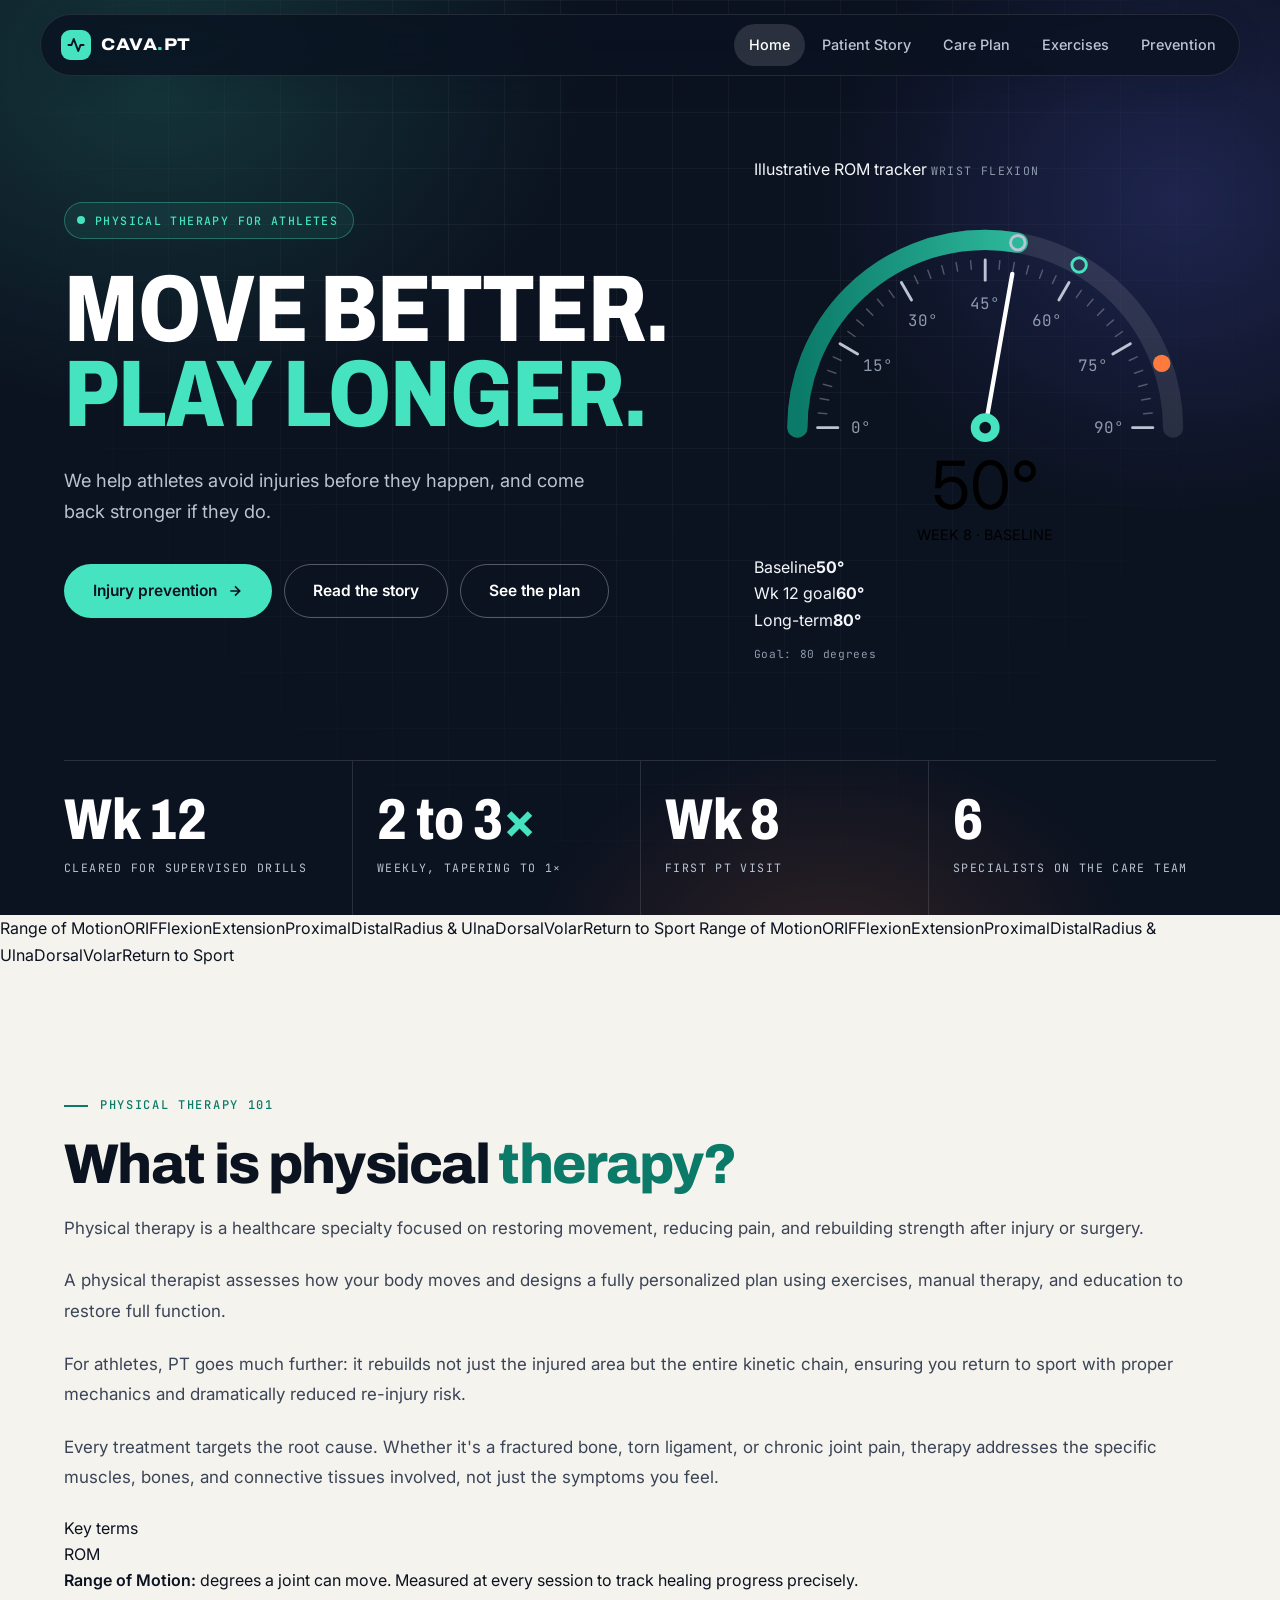
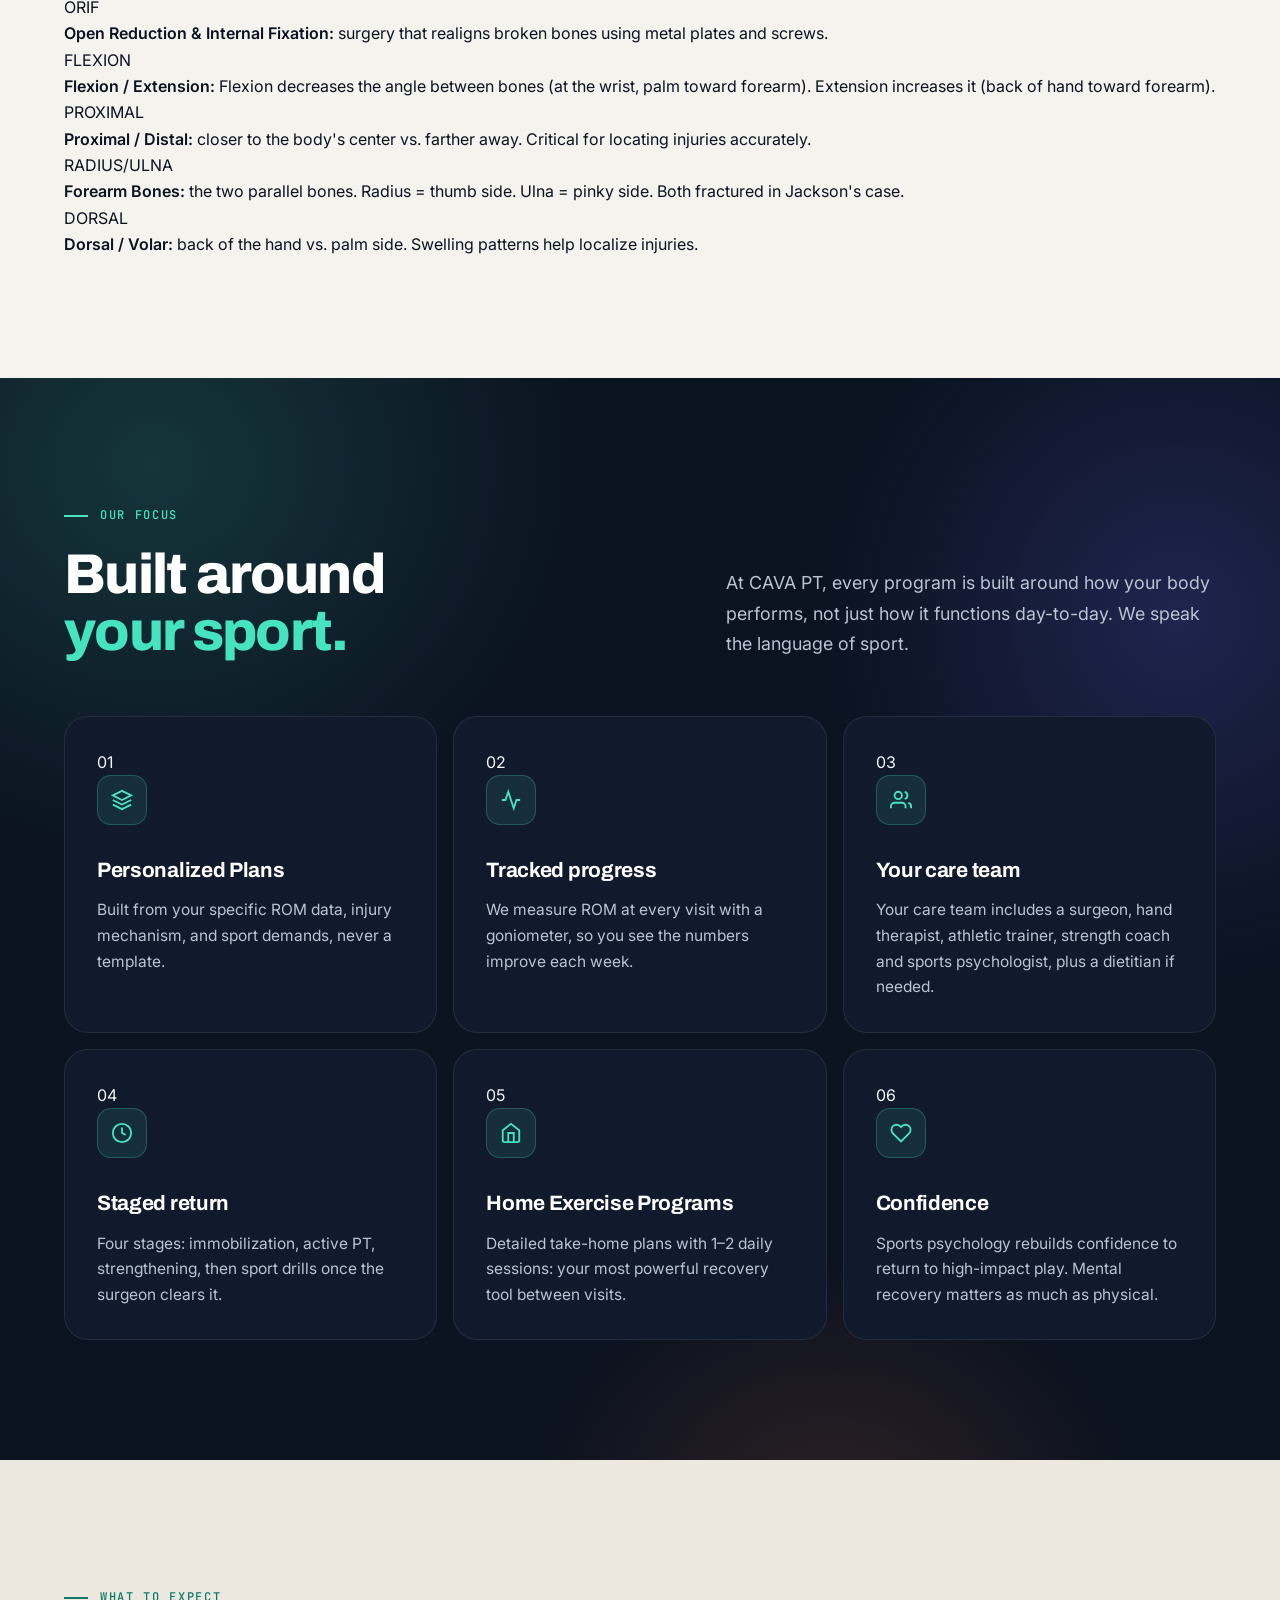
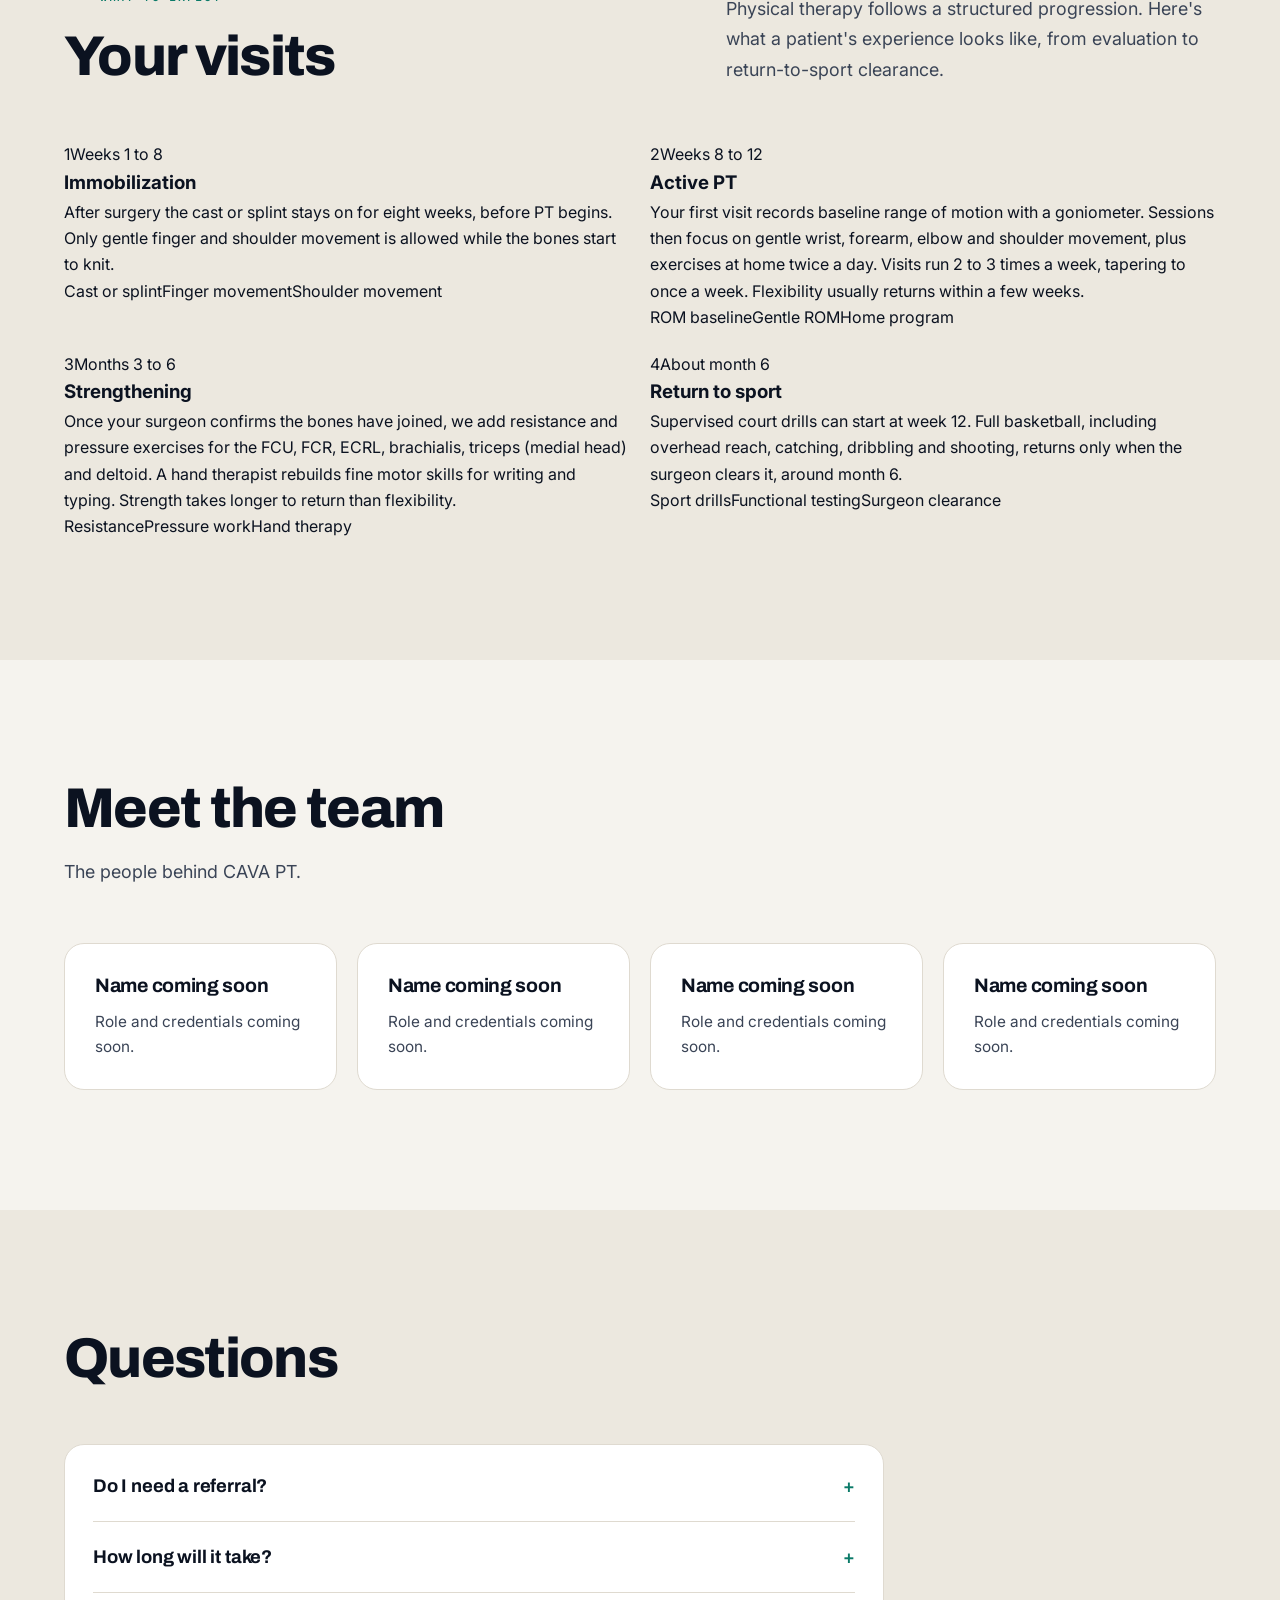
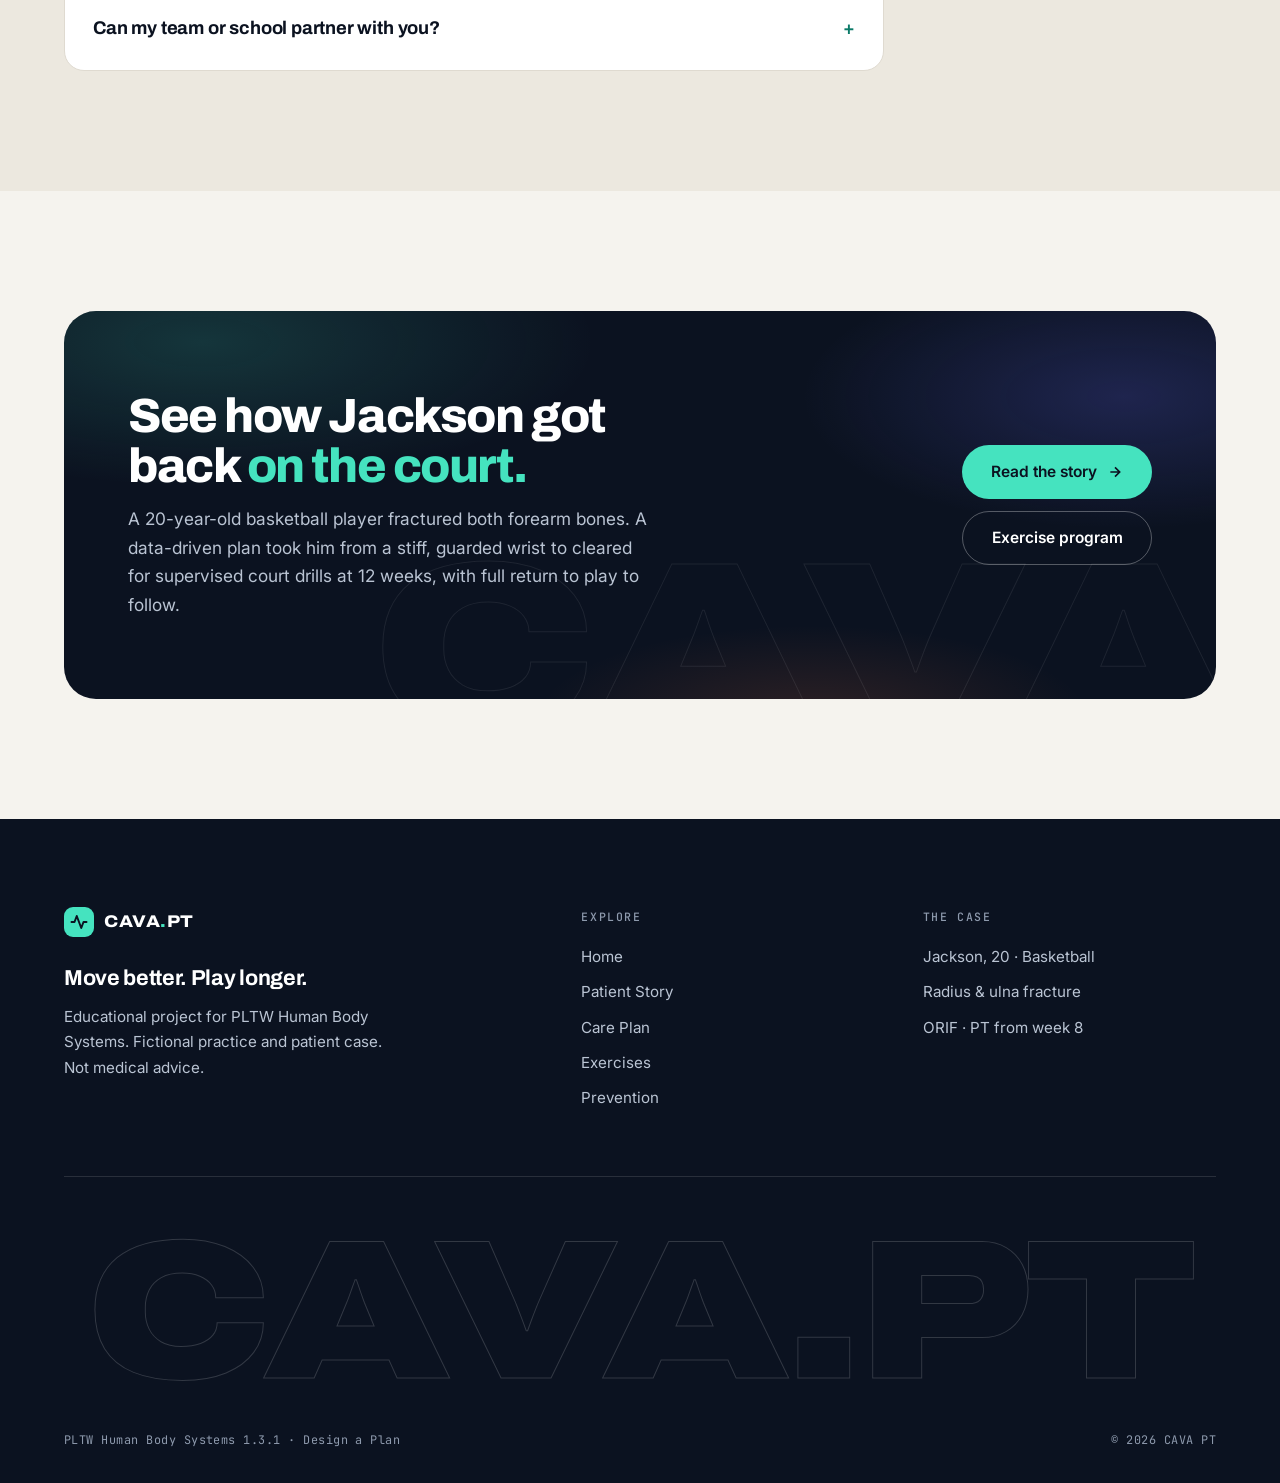
<file: index.html>
<!DOCTYPE html>
<html lang="en">
<head>
  <meta charset="UTF-8">
  <meta name="viewport" content="width=device-width, initial-scale=1.0">
  <title>Physical therapy for athletes · CAVA PT</title>
  <meta name="description" content="CAVA PT helps athletes avoid injuries and recover from them with measured, tracked plans. A PLTW Human Body Systems project.">
  <script>document.documentElement.classList.add('js')</script>
  <link rel="preconnect" href="https://fonts.googleapis.com">
  <link rel="preconnect" href="https://fonts.gstatic.com" crossorigin>
  <link rel="stylesheet" href="https://fonts.googleapis.com/css2?family=Archivo:wdth,wght@62..125,400..900&family=Inter:wght@400;500;600;700&family=JetBrains+Mono:wght@400;500;600&display=swap">
  <link rel="stylesheet" href="styles.css">
</head>
<body>

<div class="progress" aria-hidden="true"></div>
<a class="skip" href="#main">Skip to content</a>

<header class="nav">
  <div class="nav__bar">
    <a href="index.html" class="brand" aria-label="CAVA PT home">
      <span class="brand__mark"><svg width="18" height="18" viewBox="0 0 24 24" fill="none" stroke="currentColor" stroke-width="2.6" stroke-linecap="round" stroke-linejoin="round"><polyline points="2 12 6 12 9 4 15 20 18 12 22 12"/></svg></span>
      CAVA<span class="brand__dot">.</span>PT
    </a>
    <button class="nav__toggle" aria-expanded="false" aria-controls="nav-links" aria-label="Toggle menu"><span></span><span></span></button>
    <ul class="nav__links" id="nav-links">
      <li><a href="index.html" aria-current="page">Home</a></li>
      <li><a href="success-story.html">Patient Story</a></li>
      <li><a href="care-plan.html">Care Plan</a></li>
      <li><a href="exercises.html">Exercises</a></li>
      <li><a href="prevention.html">Prevention</a></li>
    </ul>
  </div>
</header>

<main id="main">

  <!-- HERO -->
  <section class="hero">
    <div class="glow"></div><div class="gridlines"></div>
    <div class="wrap">
      <div class="hero__layout">
        <div>
          <span class="chip"><span class="chip__pulse"></span>Physical therapy for athletes</span>
          <h1>Move better. <span class="hl">Play longer.</span></h1>
          <p class="hero__text">We help athletes avoid injuries before they happen, and come back stronger if they do.</p>
          <div class="hero__actions">
            <a href="prevention.html" class="btn btn--mint">Injury prevention
              <svg width="16" height="16" fill="none" stroke="currentColor" stroke-width="2.5" viewBox="0 0 24 24"><path d="M5 12h14M12 5l7 7-7 7"/></svg>
            </a>
            <a href="success-story.html" class="btn btn--ghost">Read the story</a>
            <a href="care-plan.html" class="btn btn--ghost">See the plan</a>
          </div>
        </div>

        <div class="dial" data-dial aria-label="Illustrative ROM tracker for wrist flexion: 50 degrees at baseline, goal of 60 degrees at week 12, long-term goal of 80 degrees" role="img">
          <div class="dial__head">
            <span class="dial__label">Illustrative ROM tracker</span>
            <span class="dial__sub">Wrist flexion</span>
          </div>
          <svg viewBox="0 0 320 252" aria-hidden="true">
            <defs>
              <linearGradient id="dg" x1="0" x2="1" y1="0" y2="0">
                <stop offset="0" stop-color="#0B7A68"/><stop offset="1" stop-color="#45E3BF"/>
              </linearGradient>
            </defs>
            <path d="M 30 170 A 130 130 0 0 1 290 170" fill="none" stroke="rgba(255,255,255,.1)" stroke-width="14" stroke-linecap="round"/>
            <path class="dial__fill" d="M 30 170 A 130 130 0 0 1 290 170" fill="none" stroke="url(#dg)" stroke-width="14" stroke-linecap="round" pathLength="100" stroke-dasharray="100 100" stroke-dashoffset="22.2"/>
            <g class="dial__ticks"></g>
            <circle cx="182.57" cy="41.98" r="5" fill="none" stroke="#BAC4D3" stroke-width="2"/>
            <circle cx="225" cy="57.42" r="5" fill="none" stroke="#45E3BF" stroke-width="2"/>
            <circle cx="282.16" cy="125.54" r="6" fill="#FF7A3D"/>
            <g class="dial__needle" transform="rotate(70 160 170)">
              <line x1="160" y1="170" x2="160" y2="62" stroke="#fff" stroke-width="3" stroke-linecap="round"/>
            </g>
            <circle cx="160" cy="170" r="10" fill="#45E3BF"/>
            <circle cx="160" cy="170" r="4" fill="#0B1220"/>
            <text class="dial__value" x="160" y="226" text-anchor="middle" font-size="46">80°</text>
            <text class="dial__week" x="160" y="248" text-anchor="middle" font-size="10">LONG-TERM GOAL</text>
          </svg>
          <div class="dial__readout">
            <div><span>Baseline</span><b>50°</b></div>
            <div class="g"><span>Wk 12 goal</span><b>60°</b></div>
            <div class="t"><span>Long-term</span><b>80°</b></div>
          </div>
          <p class="dial__caption">Goal: 80 degrees</p>
        </div>
      </div>

      <div class="stats">
        <div class="stat"><div class="stat__n">Wk <span data-count="12">12</span></div><div class="stat__l">Cleared for supervised drills</div></div>
        <div class="stat"><div class="stat__n">2 to 3<em>×</em></div><div class="stat__l">Weekly, tapering to 1×</div></div>
        <div class="stat"><div class="stat__n">Wk <span data-count="8">8</span></div><div class="stat__l">First PT visit</div></div>
        <div class="stat"><div class="stat__n"><span data-count="6">6</span></div><div class="stat__l">Specialists on the care team</div></div>
      </div>
    </div>
  </section>

  <!-- TICKER -->
  <div class="ticker" aria-hidden="true">
    <div class="ticker__track">
      <span class="ticker__item">Range of Motion</span><span class="ticker__item">ORIF</span><span class="ticker__item">Flexion</span><span class="ticker__item">Extension</span><span class="ticker__item">Proximal</span><span class="ticker__item">Distal</span><span class="ticker__item">Radius &amp; Ulna</span><span class="ticker__item">Dorsal</span><span class="ticker__item">Volar</span><span class="ticker__item">Return to Sport</span>
      <span class="ticker__item">Range of Motion</span><span class="ticker__item">ORIF</span><span class="ticker__item">Flexion</span><span class="ticker__item">Extension</span><span class="ticker__item">Proximal</span><span class="ticker__item">Distal</span><span class="ticker__item">Radius &amp; Ulna</span><span class="ticker__item">Dorsal</span><span class="ticker__item">Volar</span><span class="ticker__item">Return to Sport</span>
    </div>
  </div>

  <!-- WHAT IS PT -->
  <section class="section">
    <div class="wrap split">
      <div>
        <span class="eyebrow reveal">Physical Therapy 101</span>
        <h2 class="title reveal">What is physical <span class="hl">therapy?</span></h2>
        <div class="prose">
          <p class="big reveal">Physical therapy is a healthcare specialty focused on restoring movement, reducing pain, and rebuilding strength after injury or surgery.</p>
          <p class="reveal">A physical therapist assesses how your body moves and designs a fully personalized plan using exercises, manual therapy, and education to restore full function.</p>
          <p class="reveal">For athletes, PT goes much further: it rebuilds not just the injured area but the entire kinetic chain, ensuring you return to sport with proper mechanics and dramatically reduced re-injury risk.</p>
          <p class="reveal">Every treatment targets the root cause. Whether it's a fractured bone, torn ligament, or chronic joint pain, therapy addresses the specific muscles, bones, and connective tissues involved, not just the symptoms you feel.</p>
        </div>
      </div>

      <aside class="glossary reveal" aria-label="Key clinical vocabulary">
        <div class="glossary__head"><span>Key terms</span></div>
        <div class="term"><span class="term__tag">ROM</span><p><strong>Range of Motion:</strong> degrees a joint can move. Measured at every session to track healing progress precisely.</p></div>
        <div class="term"><span class="term__tag">ORIF</span><p><strong>Open Reduction &amp; Internal Fixation:</strong> surgery that realigns broken bones using metal plates and screws.</p></div>
        <div class="term"><span class="term__tag">FLEXION</span><p><strong>Flexion / Extension:</strong> Flexion decreases the angle between bones (at the wrist, palm toward forearm). Extension increases it (back of hand toward forearm).</p></div>
        <div class="term"><span class="term__tag">PROXIMAL</span><p><strong>Proximal / Distal:</strong> closer to the body's center vs. farther away. Critical for locating injuries accurately.</p></div>
        <div class="term"><span class="term__tag">RADIUS/ULNA</span><p><strong>Forearm Bones:</strong> the two parallel bones. Radius = thumb side. Ulna = pinky side. Both fractured in Jackson's case.</p></div>
        <div class="term"><span class="term__tag">DORSAL</span><p><strong>Dorsal / Volar:</strong> back of the hand vs. palm side. Swelling patterns help localize injuries.</p></div>
      </aside>
    </div>
  </section>

  <!-- FOCUS -->
  <section class="section section--ink">
    <div class="glow"></div>
    <div class="wrap">
      <div class="section-head section-head--split">
        <div>
          <span class="eyebrow reveal">Our Focus</span>
          <h2 class="title reveal">Built around <span class="hl">your sport.</span></h2>
        </div>
        <p class="lead reveal">At CAVA PT, every program is built around how your body performs, not just how it functions day-to-day. We speak the language of sport.</p>
      </div>

      <div class="bento">
        <article class="bento__card wide reveal" data-spotlight>
          <span class="bento__idx">01</span>
          <div class="bento__icon"><svg width="22" height="22" fill="none" stroke="currentColor" stroke-width="2" viewBox="0 0 24 24"><path d="M12 2L2 7l10 5 10-5-10-5z"/><path d="M2 17l10 5 10-5M2 12l10 5 10-5"/></svg></div>
          <h3>Personalized Plans</h3>
          <p>Built from your specific ROM data, injury mechanism, and sport demands, never a template.</p>
        </article>
        <article class="bento__card reveal" data-spotlight>
          <span class="bento__idx">02</span>
          <div class="bento__icon"><svg width="22" height="22" fill="none" stroke="currentColor" stroke-width="2" viewBox="0 0 24 24"><polyline points="22 12 18 12 15 21 9 3 6 12 2 12"/></svg></div>
          <h3>Tracked progress</h3>
          <p>We measure ROM at every visit with a goniometer, so you see the numbers improve each week.</p>
        </article>
        <article class="bento__card reveal" data-spotlight>
          <span class="bento__idx">03</span>
          <div class="bento__icon"><svg width="22" height="22" fill="none" stroke="currentColor" stroke-width="2" viewBox="0 0 24 24"><path d="M17 21v-2a4 4 0 0 0-4-4H5a4 4 0 0 0-4 4v2"/><circle cx="9" cy="7" r="4"/><path d="M23 21v-2a4 4 0 0 0-3-3.87"/><path d="M16 3.13a4 4 0 0 1 0 7.75"/></svg></div>
          <h3>Your care team</h3>
          <p>Your care team includes a surgeon, hand therapist, athletic trainer, strength coach and sports psychologist, plus a dietitian if needed.</p>
        </article>
        <article class="bento__card wide reveal" data-spotlight>
          <span class="bento__idx">04</span>
          <div class="bento__icon"><svg width="22" height="22" fill="none" stroke="currentColor" stroke-width="2" viewBox="0 0 24 24"><circle cx="12" cy="12" r="10"/><polyline points="12 6 12 12 16 14"/></svg></div>
          <h3>Staged return</h3>
          <p>Four stages: immobilization, active PT, strengthening, then sport drills once the surgeon clears it.</p>
        </article>
        <article class="bento__card wide reveal" data-spotlight>
          <span class="bento__idx">05</span>
          <div class="bento__icon"><svg width="22" height="22" fill="none" stroke="currentColor" stroke-width="2" viewBox="0 0 24 24"><path d="M3 9l9-7 9 7v11a2 2 0 0 1-2 2H5a2 2 0 0 1-2-2z"/><polyline points="9 22 9 12 15 12 15 22"/></svg></div>
          <h3>Home Exercise Programs</h3>
          <p>Detailed take-home plans with 1–2 daily sessions: your most powerful recovery tool between visits.</p>
        </article>
        <article class="bento__card reveal" data-spotlight>
          <span class="bento__idx">06</span>
          <div class="bento__icon"><svg width="22" height="22" fill="none" stroke="currentColor" stroke-width="2" viewBox="0 0 24 24"><path d="M20.84 4.61a5.5 5.5 0 0 0-7.78 0L12 5.67l-1.06-1.06a5.5 5.5 0 0 0-7.78 7.78l1.06 1.06L12 21.23l7.78-7.78 1.06-1.06a5.5 5.5 0 0 0 0-7.78z"/></svg></div>
          <h3>Confidence</h3>
          <p>Sports psychology rebuilds confidence to return to high-impact play. Mental recovery matters as much as physical.</p>
        </article>
      </div>
    </div>
  </section>

  <!-- JOURNEY -->
  <section class="section section--paper2">
    <div class="wrap">
      <div class="section-head section-head--split">
        <div>
          <span class="eyebrow reveal">What to expect</span>
          <h2 class="title reveal">Your visits</h2>
        </div>
        <p class="lead reveal">Physical therapy follows a structured progression. Here's what a patient's experience looks like, from evaluation to return-to-sport clearance.</p>
      </div>

      <div class="grid grid-2">
        <article class="step p1 reveal">
          <div class="step__top"><span class="step__num">1</span><span class="tag-phase">Weeks 1 to 8</span></div>
          <h3>Immobilization</h3>
          <p>After surgery the cast or splint stays on for eight weeks, before PT begins. Only gentle finger and shoulder movement is allowed while the bones start to knit.</p>
          <div class="tags"><span class="tag">Cast or splint</span><span class="tag">Finger movement</span><span class="tag">Shoulder movement</span></div>
        </article>
        <article class="step p1 reveal">
          <div class="step__top"><span class="step__num">2</span><span class="tag-phase">Weeks 8 to 12</span></div>
          <h3>Active PT</h3>
          <p>Your first visit records baseline range of motion with a goniometer. Sessions then focus on gentle wrist, forearm, elbow and shoulder movement, plus exercises at home twice a day. Visits run 2 to 3 times a week, tapering to once a week. Flexibility usually returns within a few weeks.</p>
          <div class="tags"><span class="tag">ROM baseline</span><span class="tag">Gentle ROM</span><span class="tag">Home program</span></div>
        </article>
        <article class="step p2 reveal">
          <div class="step__top"><span class="step__num">3</span><span class="tag-phase">Months 3 to 6</span></div>
          <h3>Strengthening</h3>
          <p>Once your surgeon confirms the bones have joined, we add resistance and pressure exercises for the FCU, FCR, ECRL, brachialis, triceps (medial head) and deltoid. A hand therapist rebuilds fine motor skills for writing and typing. Strength takes longer to return than flexibility.</p>
          <div class="tags"><span class="tag">Resistance</span><span class="tag">Pressure work</span><span class="tag">Hand therapy</span></div>
        </article>
        <article class="step p3 reveal">
          <div class="step__top"><span class="step__num">4</span><span class="tag-phase">About month 6</span></div>
          <h3>Return to sport</h3>
          <p>Supervised court drills can start at week 12. Full basketball, including overhead reach, catching, dribbling and shooting, returns only when the surgeon clears it, around month 6.</p>
          <div class="tags"><span class="tag">Sport drills</span><span class="tag">Functional testing</span><span class="tag">Surgeon clearance</span></div>
        </article>
      </div>
    </div>
  </section>

  <!-- MEET THE TEAM -->
  <section class="section" id="team">
    <div class="wrap">
      <div class="section-head">
        <h2 class="title reveal">Meet the team</h2>
        <p class="lead reveal">The people behind CAVA PT.</p>
        <!-- TODO: Explain what "CAVA" stands for (for example, the team members' initials) in one sentence here. -->
      </div>
      <div class="grid grid-4">
        <article class="card reveal"><h3 class="card__title">Name coming soon</h3><p>Role and credentials coming soon.</p><!-- TODO: Team member 1 name, role on the project, and credentials. Do not invent credentials. --></article>
        <article class="card reveal"><h3 class="card__title">Name coming soon</h3><p>Role and credentials coming soon.</p><!-- TODO: Team member 2 name, role on the project, and credentials. Do not invent credentials. --></article>
        <article class="card reveal"><h3 class="card__title">Name coming soon</h3><p>Role and credentials coming soon.</p><!-- TODO: Team member 3 name, role on the project, and credentials. Do not invent credentials. --></article>
        <article class="card reveal"><h3 class="card__title">Name coming soon</h3><p>Role and credentials coming soon.</p><!-- TODO: Team member 4 name, role on the project, and credentials. Add or remove cards to match the team. --></article>
      </div>
    </div>
  </section>

  <!-- FAQ -->
  <section class="section section--paper2" id="faq">
    <div class="wrap">
      <div class="section-head">
        <h2 class="title reveal">Questions</h2>
      </div>
      <div class="faq reveal">
        <details>
          <summary>Do I need a referral?</summary>
          <p>It depends on your state and your insurance plan. Some plans require a doctor's referral before PT. We will check when you book.</p>
          <!-- TODO: Practice-specific answer: does CAVA PT accept patients without a referral, and which insurance plans? -->
        </details>
        <details>
          <summary>How long will it take?</summary>
          <p>It depends on the injury. Jackson's both-bone forearm fracture needed 8 weeks in a cast or splint, active PT from week 8 to week 12, and strengthening through month 6. We give you a timeline after your first visit.</p>
          <!-- TODO: Practice-specific answer: how long is a first visit and a prevention screen? -->
        </details>
        <details>
          <summary>Can my team or school partner with you?</summary>
          <p>We are setting up team and school screening programs. See <a href="prevention.html#partners">team and school partnerships</a>.</p>
          <!-- TODO: Practice-specific answer: confirm what partnerships are offered before publishing. -->
        </details>
      </div>
    </div>
  </section>

  <!-- CTA -->
  <section class="section">
    <div class="wrap">
      <div class="cta reveal">
        <div class="glow"></div>
        <div>
          <h2>See how Jackson got back <span class="hl">on the court.</span></h2>
          <p>A 20-year-old basketball player fractured both forearm bones. A data-driven plan took him from a stiff, guarded wrist to cleared for supervised court drills at 12 weeks, with full return to play to follow.</p>
        </div>
        <div class="cta__actions">
          <a href="success-story.html" class="btn btn--mint">Read the story
            <svg width="16" height="16" fill="none" stroke="currentColor" stroke-width="2.5" viewBox="0 0 24 24"><path d="M5 12h14M12 5l7 7-7 7"/></svg>
          </a>
          <a href="exercises.html" class="btn btn--ghost">Exercise program</a>
        </div>
      </div>
    </div>
  </section>

</main>

<footer class="footer">
  <div class="wrap">
    <div class="footer__top">
      <div>
        <a href="index.html" class="brand"><span class="brand__mark"><svg width="18" height="18" viewBox="0 0 24 24" fill="none" stroke="currentColor" stroke-width="2.6" stroke-linecap="round" stroke-linejoin="round"><polyline points="2 12 6 12 9 4 15 20 18 12 22 12"/></svg></span>CAVA<span class="brand__dot">.</span>PT</a>
        <p class="footer__tag">Move better. Play longer.</p>
        <p class="footer__note">Educational project for PLTW Human Body Systems. Fictional practice and patient case. Not medical advice.</p>
      </div>
      <div>
        <h4>Explore</h4>
        <ul><li><a href="index.html">Home</a></li><li><a href="success-story.html">Patient Story</a></li><li><a href="care-plan.html">Care Plan</a></li><li><a href="exercises.html">Exercises</a></li><li><a href="prevention.html">Prevention</a></li></ul>
      </div>
      <div>
        <h4>The Case</h4>
        <ul><li>Jackson, 20 · Basketball</li><li>Radius &amp; ulna fracture</li><li>ORIF · PT from week 8</li></ul>
      </div>
    </div>
    <div class="footer__word" aria-hidden="true">CAVA.PT</div>
    <div class="footer__bottom"><span>PLTW Human Body Systems 1.3.1 · Design a Plan</span><span>&copy; 2026 CAVA PT</span></div>
  </div>
</footer>

<script src="main.js"></script>
</body>
</html>
</file>
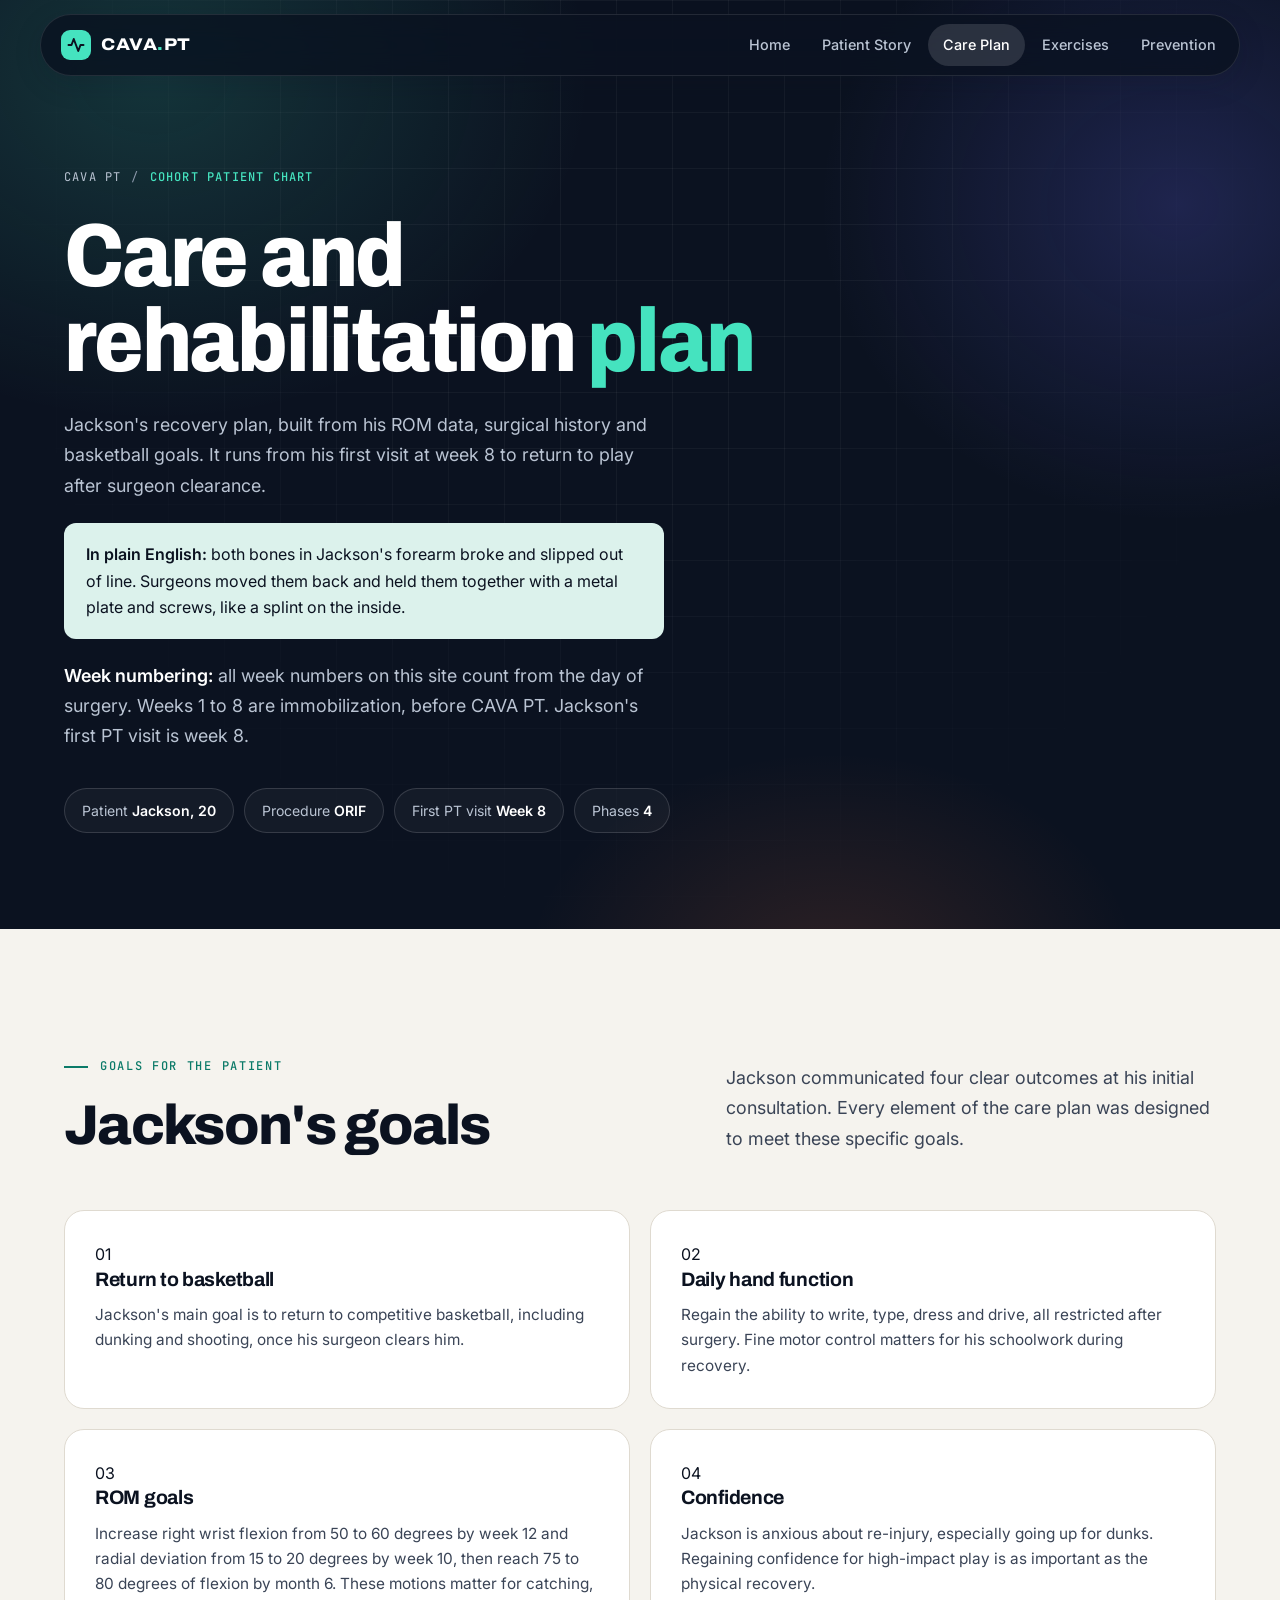
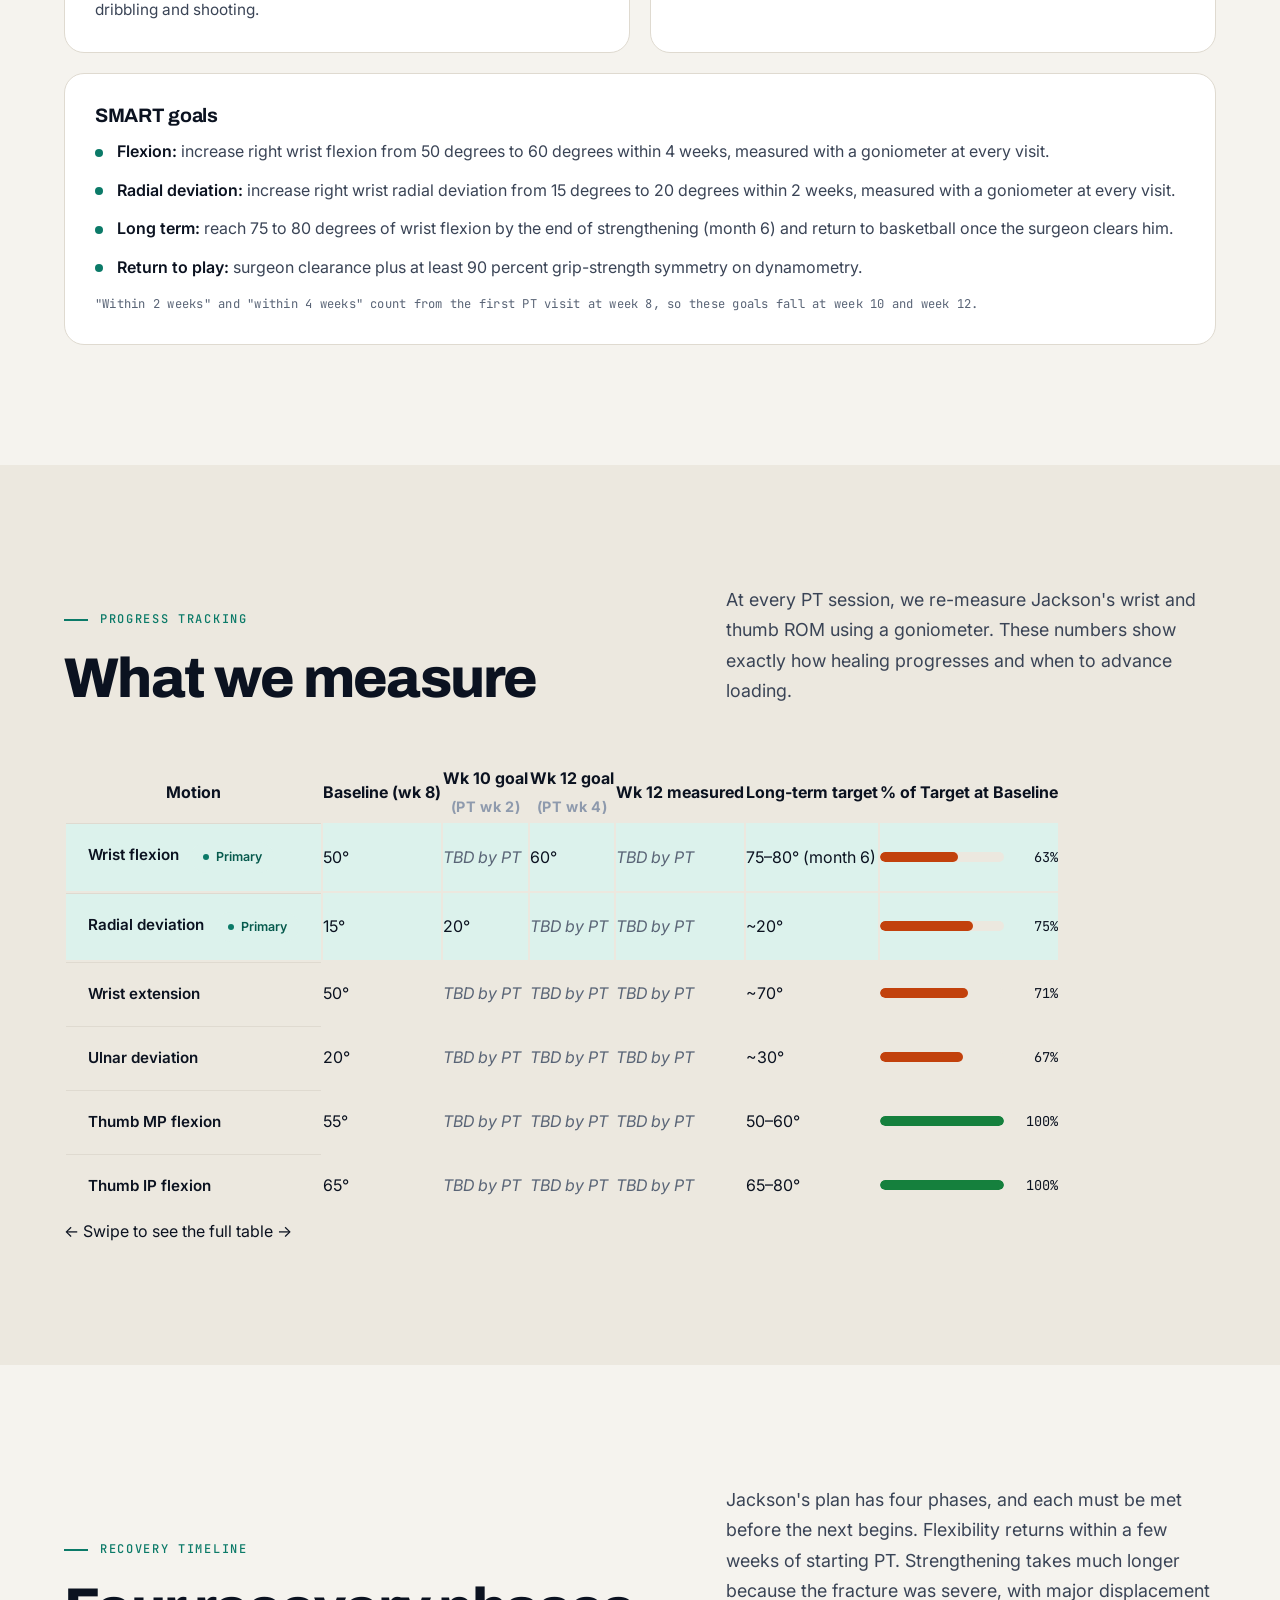
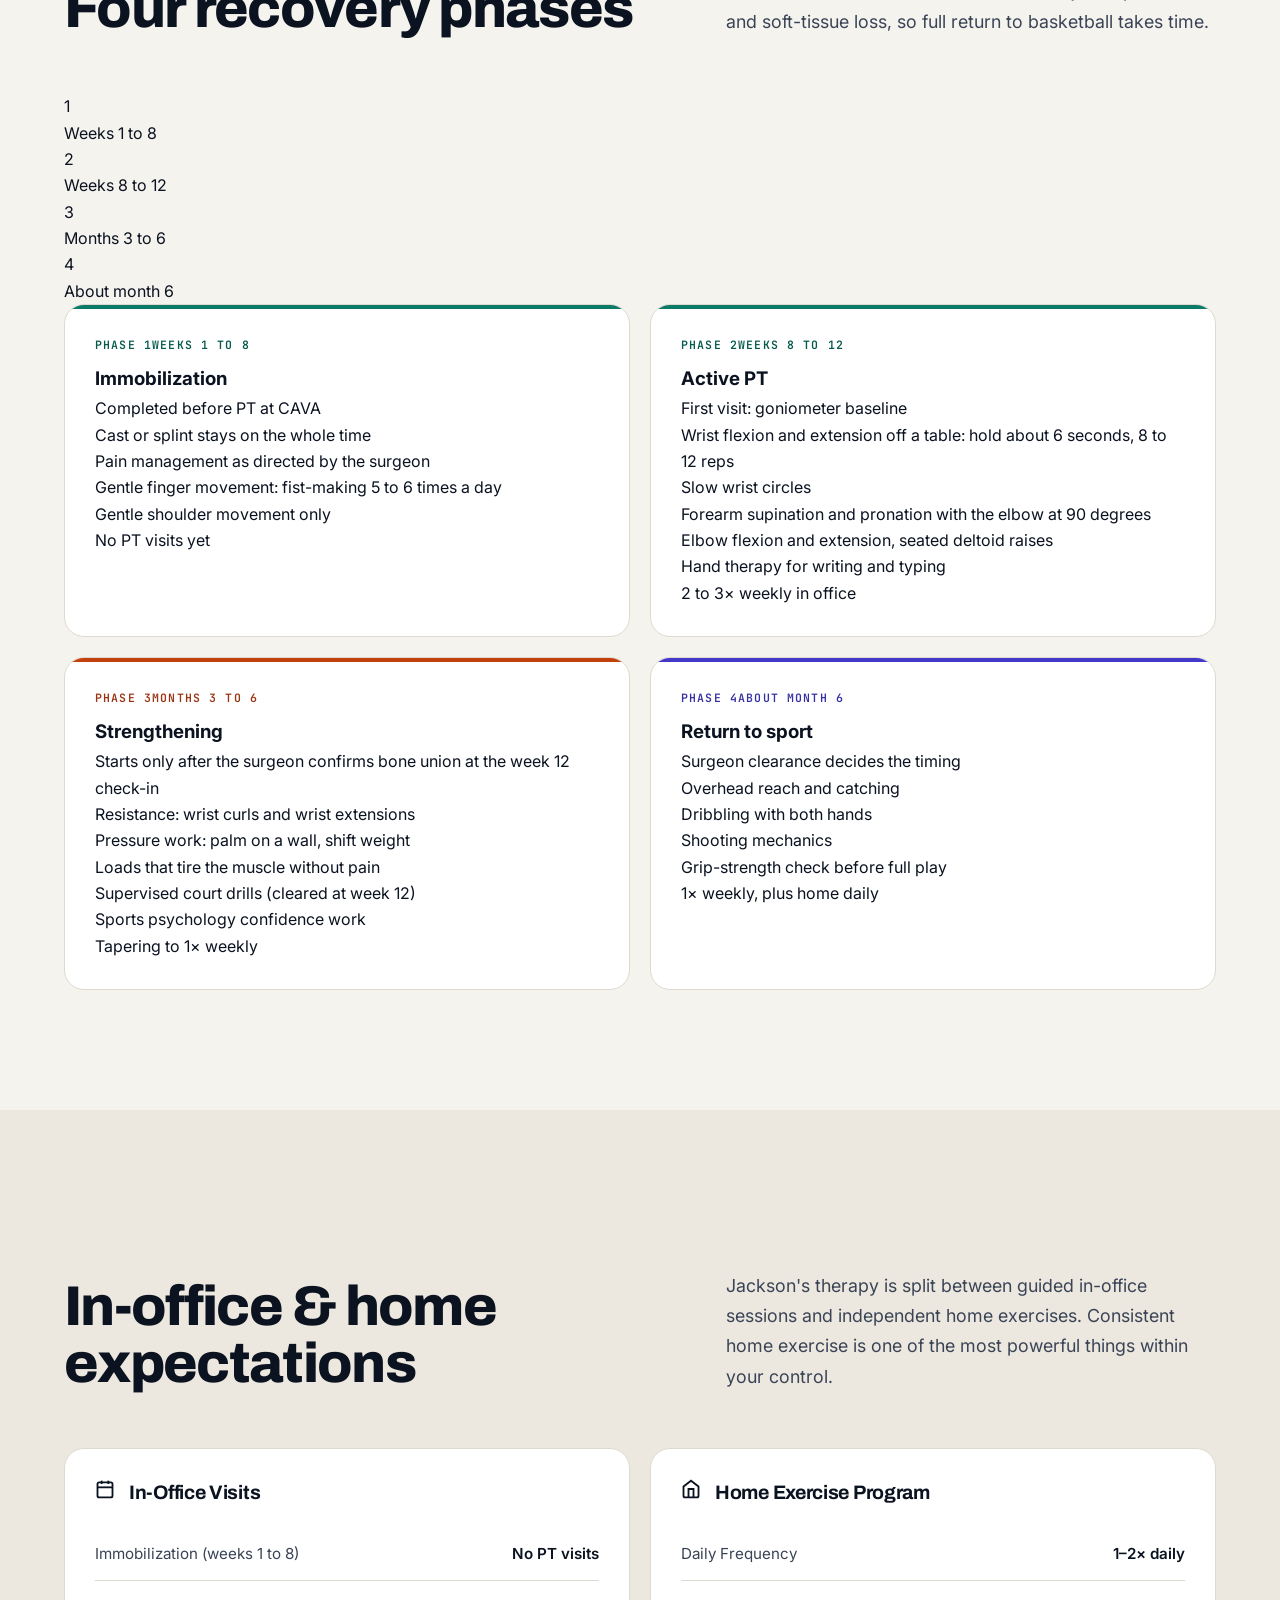
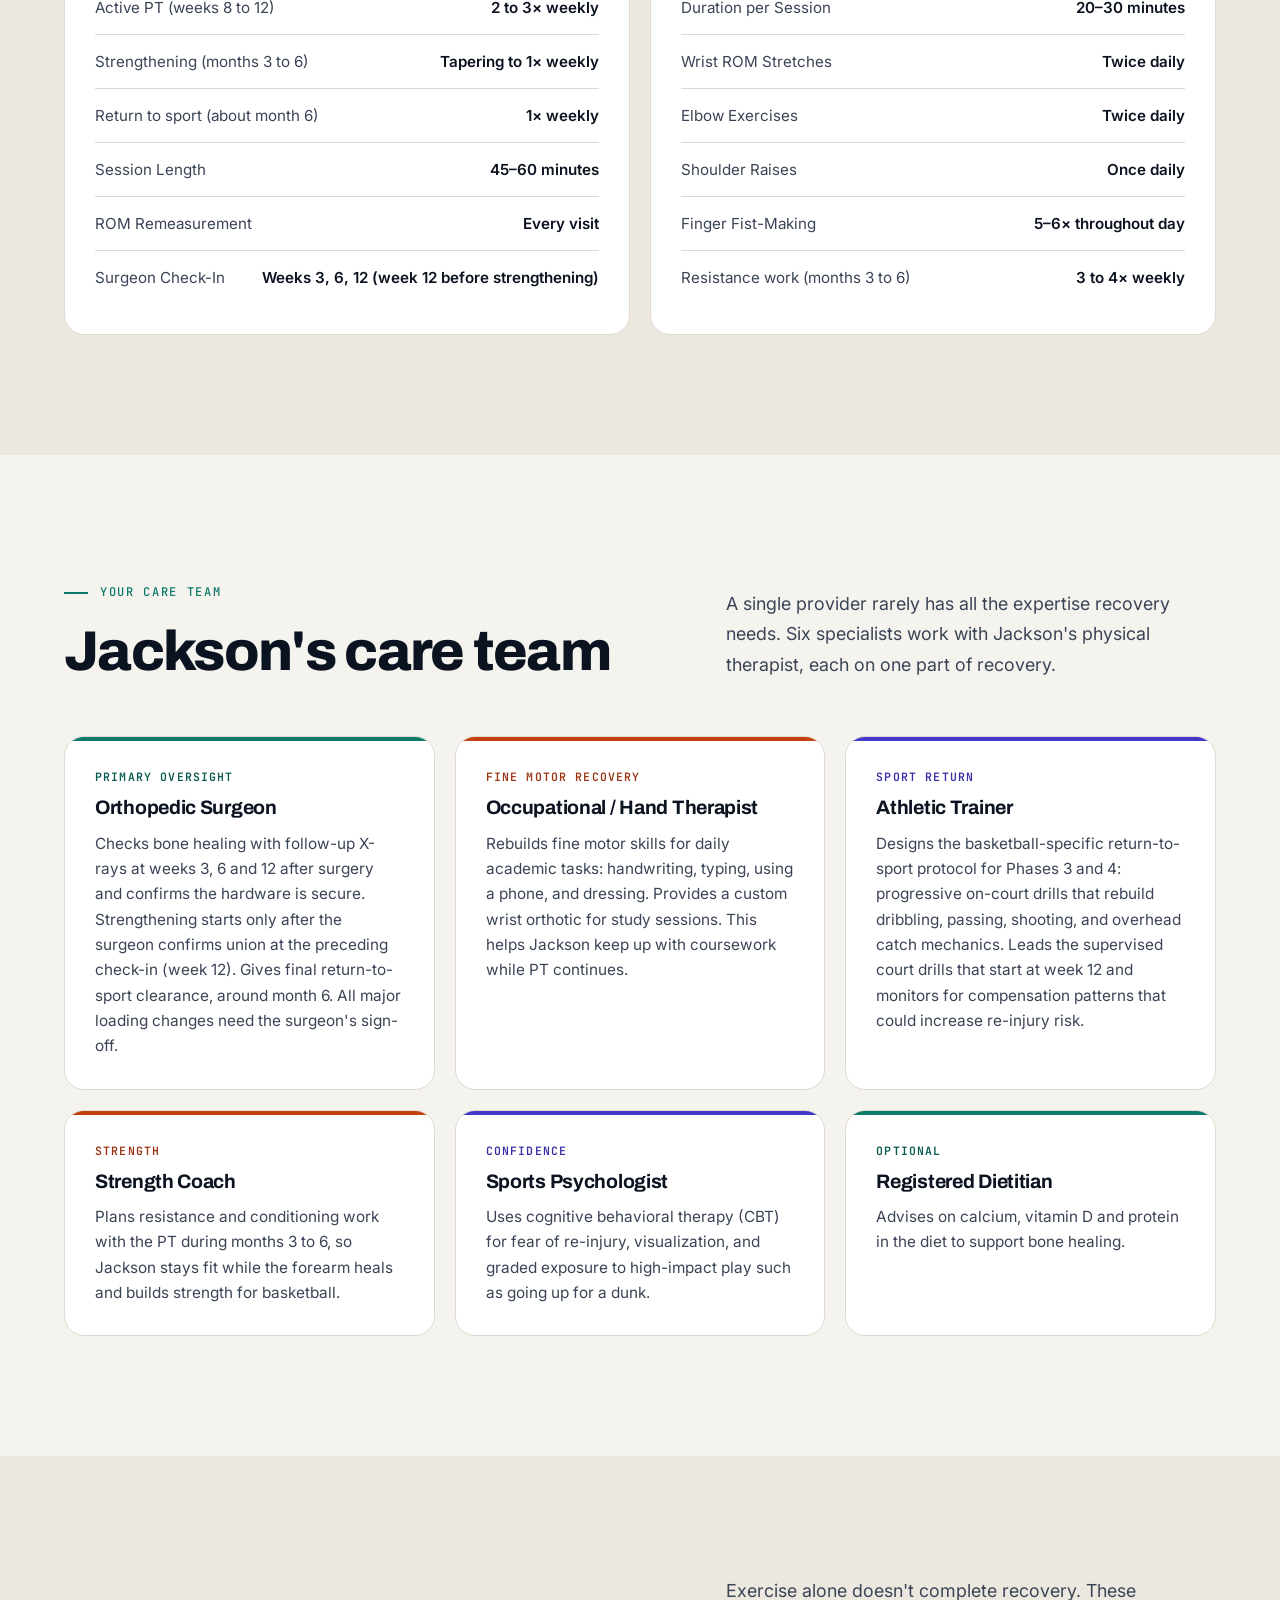
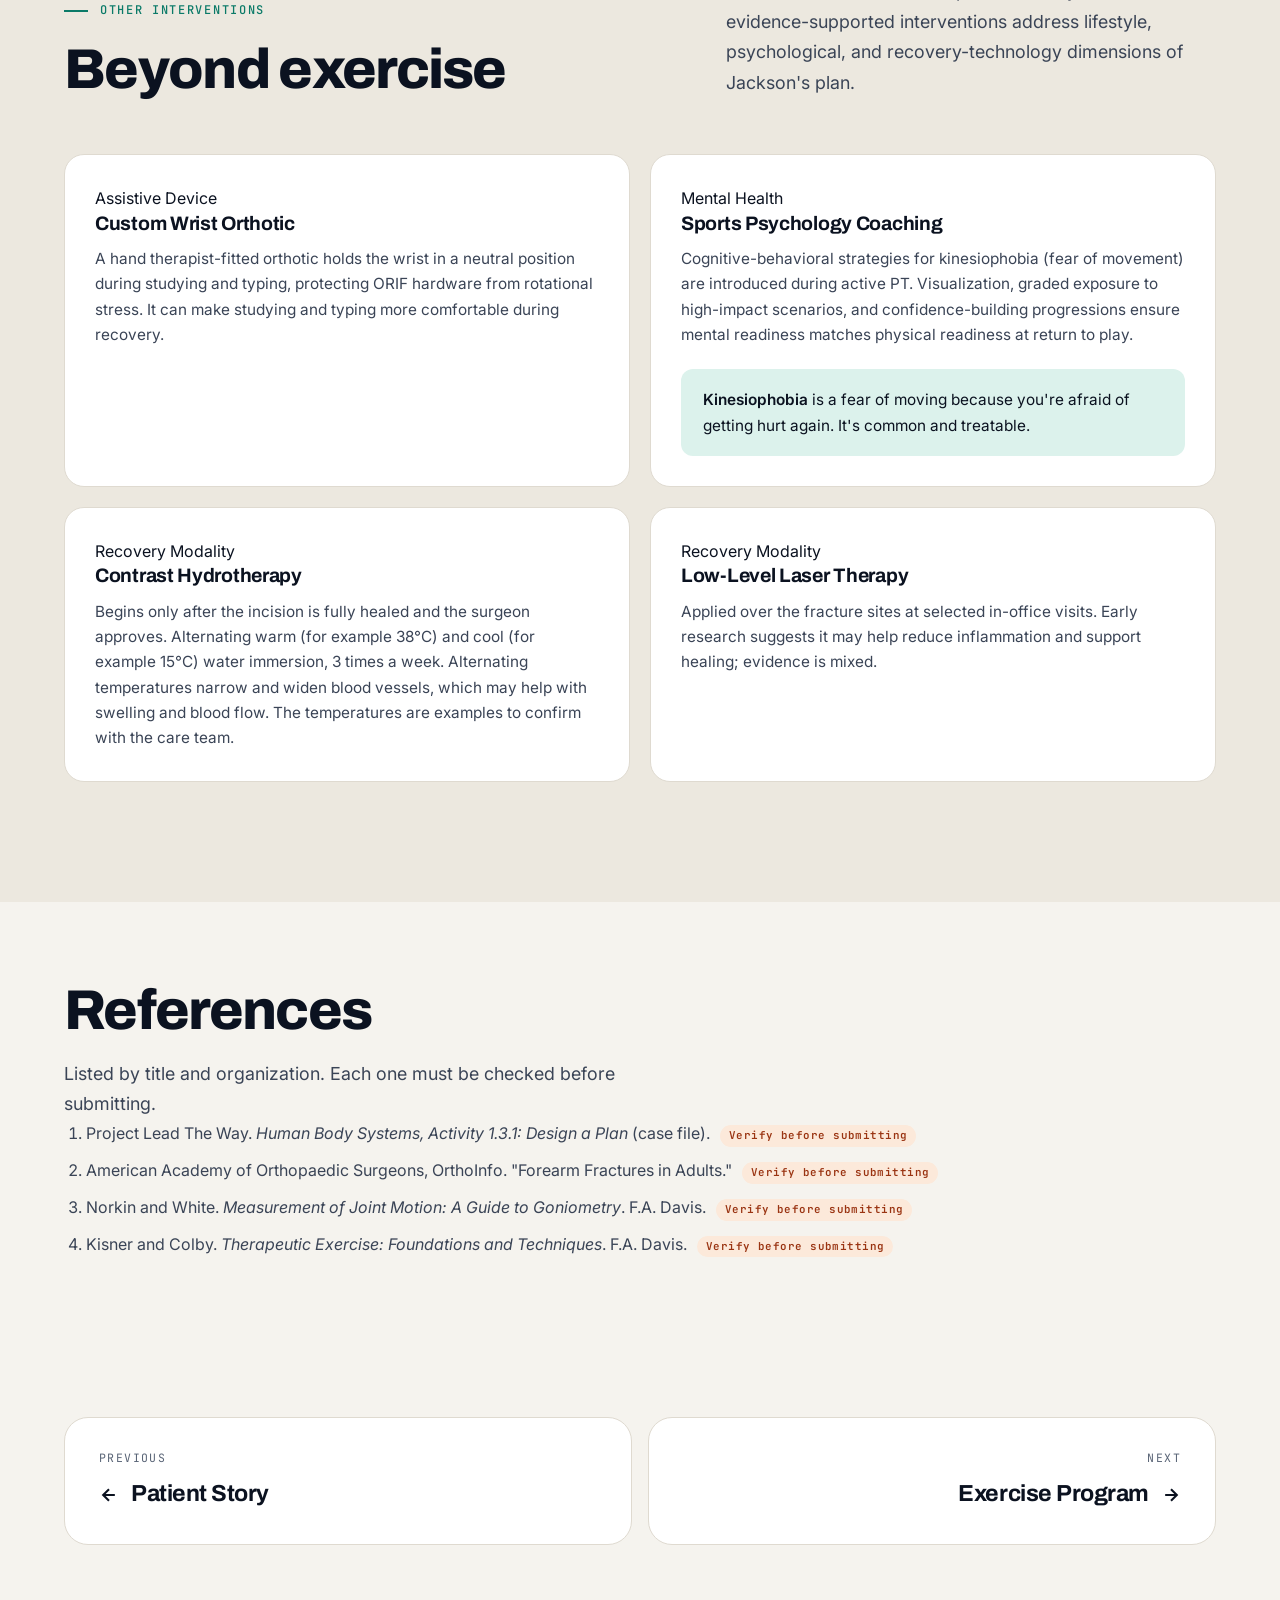
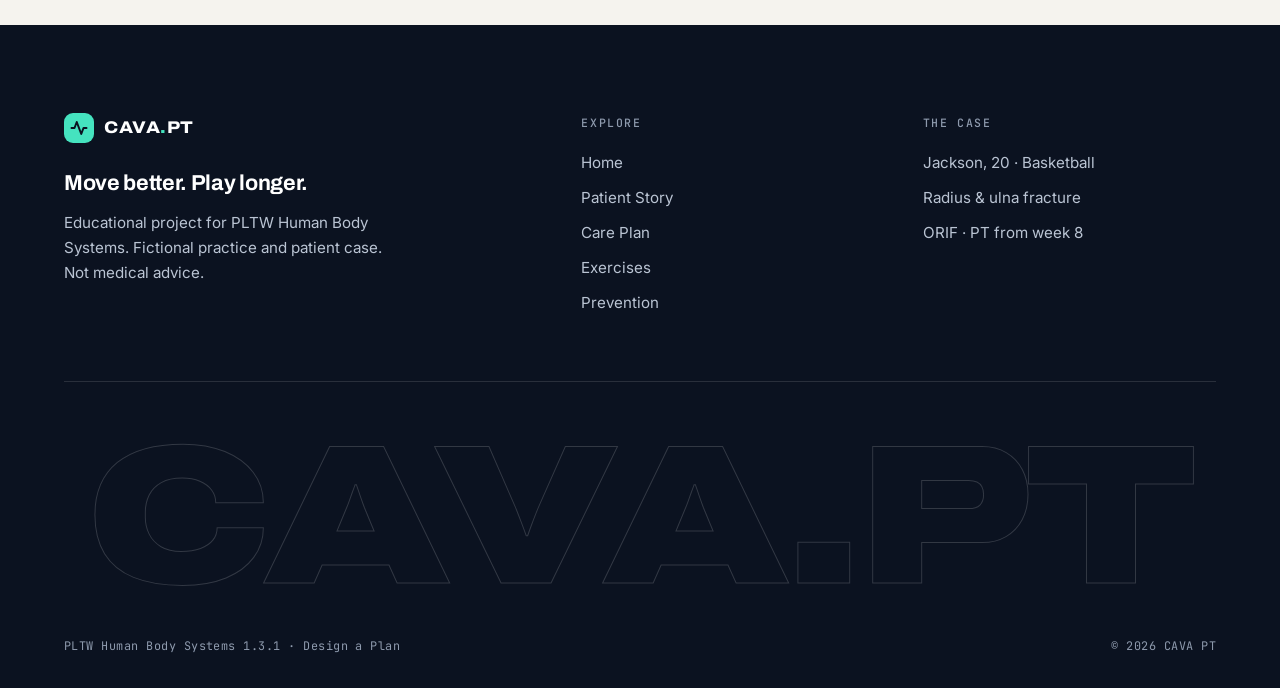
<file: care-plan.html>
<!DOCTYPE html>
<html lang="en">
<head>
  <meta charset="UTF-8">
  <meta name="viewport" content="width=device-width, initial-scale=1.0">
  <title>Care plan · CAVA PT</title>
  <meta name="description" content="Jackson's rehabilitation plan from his first PT visit at week 8: goals, ROM tracking, phased timeline, schedule and care team.">
  <script>document.documentElement.classList.add('js')</script>
  <link rel="preconnect" href="https://fonts.googleapis.com">
  <link rel="preconnect" href="https://fonts.gstatic.com" crossorigin>
  <link rel="stylesheet" href="https://fonts.googleapis.com/css2?family=Archivo:wdth,wght@62..125,400..900&family=Inter:wght@400;500;600;700&family=JetBrains+Mono:wght@400;500;600&display=swap">
  <link rel="stylesheet" href="styles.css">
</head>
<body>

<div class="progress" aria-hidden="true"></div>
<a class="skip" href="#main">Skip to content</a>

<header class="nav">
  <div class="nav__bar">
    <a href="index.html" class="brand" aria-label="CAVA PT home">
      <span class="brand__mark"><svg width="18" height="18" viewBox="0 0 24 24" fill="none" stroke="currentColor" stroke-width="2.6" stroke-linecap="round" stroke-linejoin="round"><polyline points="2 12 6 12 9 4 15 20 18 12 22 12"/></svg></span>
      CAVA<span class="brand__dot">.</span>PT
    </a>
    <button class="nav__toggle" aria-expanded="false" aria-controls="nav-links" aria-label="Toggle menu"><span></span><span></span></button>
    <ul class="nav__links" id="nav-links">
      <li><a href="index.html">Home</a></li>
      <li><a href="success-story.html">Patient Story</a></li>
      <li><a href="care-plan.html" aria-current="page">Care Plan</a></li>
      <li><a href="exercises.html">Exercises</a></li>
      <li><a href="prevention.html">Prevention</a></li>
    </ul>
  </div>
</header>

<main id="main">

  <section class="page-hero">
    <div class="glow"></div><div class="gridlines"></div>
    <div class="wrap">
      <div class="crumbs"><a href="index.html">CAVA PT</a><span>/</span><b>Cohort Patient Chart</b></div>
      <h1>Care and rehabilitation <span class="hl">plan</span></h1>
      <p class="lead">Jackson's recovery plan, built from his ROM data, surgical history and basketball goals. It runs from his first visit at week 8 to return to play after surgeon clearance.</p>
      <aside class="plain" aria-label="Plain-language note"><p><strong>In plain English:</strong> both bones in Jackson's forearm broke and slipped out of line. Surgeons moved them back and held them together with a metal plate and screws, like a splint on the inside.</p></aside>
<p class="lead"><strong>Week numbering:</strong> all week numbers on this site count from the day of surgery. Weeks 1 to 8 are immobilization, before CAVA PT. Jackson's first PT visit is week 8.</p>
      <div class="meta-row">
        <span class="meta">Patient <b>Jackson, 20</b></span>
        <span class="meta">Procedure <b>ORIF</b></span>
        <span class="meta">First PT visit <b>Week 8</b></span>
        <span class="meta">Phases <b>4</b></span>
      </div>
    </div>
  </section>

  <!-- GOALS -->
  <section class="section">
    <div class="wrap">
      <div class="section-head section-head--split">
        <div>
          <span class="eyebrow reveal">Goals for the Patient</span>
          <h2 class="title reveal">Jackson's goals</h2>
        </div>
        <p class="lead reveal">Jackson communicated four clear outcomes at his initial consultation. Every element of the care plan was designed to meet these specific goals.</p>
      </div>
      <div class="grid grid-2">
        <article class="card card--lift goal reveal"><span class="tile tile--ink">01</span><div><h3 class="card__title">Return to basketball</h3><p>Jackson's main goal is to return to competitive basketball, including dunking and shooting, once his surgeon clears him.</p></div></article>
        <article class="card card--lift goal reveal"><span class="tile tile--ink">02</span><div><h3 class="card__title">Daily hand function</h3><p>Regain the ability to write, type, dress and drive, all restricted after surgery. Fine motor control matters for his schoolwork during recovery.</p></div></article>
        <article class="card card--lift goal reveal"><span class="tile tile--ink">03</span><div><h3 class="card__title">ROM goals</h3><p>Increase right wrist flexion from 50 to 60 degrees by week 12 and radial deviation from 15 to 20 degrees by week 10, then reach 75 to 80 degrees of flexion by month 6. These motions matter for catching, dribbling and shooting.</p></div></article>
        <article class="card card--lift goal reveal"><span class="tile tile--ink">04</span><div><h3 class="card__title">Confidence</h3><p>Jackson is anxious about re-injury, especially going up for dunks. Regaining confidence for high-impact play is as important as the physical recovery.</p></div></article>
      </div>

      <div class="smart reveal" aria-labelledby="smart-title">
        <h3 class="card__title" id="smart-title">SMART goals</h3>
        <ul class="smart__list">
          <li><strong>Flexion:</strong> increase right wrist flexion from 50 degrees to 60 degrees within 4 weeks, measured with a goniometer at every visit.</li>
          <li><strong>Radial deviation:</strong> increase right wrist radial deviation from 15 degrees to 20 degrees within 2 weeks, measured with a goniometer at every visit.</li>
          <li><strong>Long term:</strong> reach 75 to 80 degrees of wrist flexion by the end of strengthening (month 6) and return to basketball once the surgeon clears him.</li>
          <li><strong>Return to play:</strong> surgeon clearance plus at least 90 percent grip-strength symmetry on dynamometry.</li>
        </ul>
        <p class="smart__note">"Within 2 weeks" and "within 4 weeks" count from the first PT visit at week 8, so these goals fall at week 10 and week 12.</p>
      </div>
    </div>
  </section>

  <!-- TRACKING -->
  <section class="section section--paper2">
    <div class="wrap">
      <div class="section-head section-head--split">
        <div>
          <span class="eyebrow reveal">Progress Tracking</span>
          <h2 class="title reveal">What we measure</h2>
        </div>
        <p class="lead reveal">At every PT session, we re-measure Jackson's wrist and thumb ROM using a goniometer. These numbers show exactly how healing progresses and when to advance loading.</p>
      </div>
      <div class="table reveal">
        <div class="table__scroll">
          <table>
            <caption class="sr-only">Jackson's wrist and thumb range of motion: baseline, goals by week, and percent of target at baseline</caption>
            <thead><tr><th scope="col">Motion</th><th scope="col">Baseline (wk 8)</th><th scope="col">Wk 10 goal <small>(PT wk 2)</small></th><th scope="col">Wk 12 goal <small>(PT wk 4)</small></th><th scope="col">Wk 12 measured</th><th scope="col">Long-term target</th><th scope="col">% of Target at Baseline</th></tr></thead>
            <tbody>
              <tr class="is-primary"><th scope="row" class="strong">Wrist flexion <span class="status p1">Primary</span></th><td class="num">50°</td><td class="tbd">TBD by PT</td><td class="num">60°</td><td class="tbd">TBD by PT</td><td class="num">75–80° (month 6)</td>
                <td><div class="bar p2"><div class="bar__track"><div class="bar__fill" style="width:63%"></div></div><span class="bar__val">63%</span></div></td></tr>
              <tr class="is-primary"><th scope="row" class="strong">Radial deviation <span class="status p1">Primary</span></th><td class="num">15°</td><td class="num">20°</td><td class="tbd">TBD by PT</td><td class="tbd">TBD by PT</td><td class="num">~20°</td>
                <td><div class="bar p2"><div class="bar__track"><div class="bar__fill" style="width:75%"></div></div><span class="bar__val">75%</span></div></td></tr>
              <tr><th scope="row" class="strong">Wrist extension</th><td class="num">50°</td><td class="tbd">TBD by PT</td><td class="tbd">TBD by PT</td><td class="tbd">TBD by PT</td><td class="num">~70°</td>
                <td><div class="bar p2"><div class="bar__track"><div class="bar__fill" style="width:71%"></div></div><span class="bar__val">71%</span></div></td></tr>
              <tr><th scope="row" class="strong">Ulnar deviation</th><td class="num">20°</td><td class="tbd">TBD by PT</td><td class="tbd">TBD by PT</td><td class="tbd">TBD by PT</td><td class="num">~30°</td>
                <td><div class="bar p2"><div class="bar__track"><div class="bar__fill" style="width:67%"></div></div><span class="bar__val">67%</span></div></td></tr>
              <tr><th scope="row" class="strong">Thumb MP flexion</th><td class="num">55°</td><td class="tbd">TBD by PT</td><td class="tbd">TBD by PT</td><td class="tbd">TBD by PT</td><td class="num">50–60°</td>
                <td><div class="bar ok"><div class="bar__track"><div class="bar__fill" style="width:100%"></div></div><span class="bar__val">100%</span></div></td></tr>
              <tr><th scope="row" class="strong">Thumb IP flexion</th><td class="num">65°</td><td class="tbd">TBD by PT</td><td class="tbd">TBD by PT</td><td class="tbd">TBD by PT</td><td class="num">65–80°</td>
                <td><div class="bar ok"><div class="bar__track"><div class="bar__fill" style="width:100%"></div></div><span class="bar__val">100%</span></div></td></tr>
            </tbody>
            <!-- TODO: Confirm the extension, ulnar deviation and thumb values and targets against the PLTW 1.3.1 case file. The Part 1 draft only lists flexion (50) and radial deviation (15). -->
          </table>
        </div>
      </div>
      <p class="table__hint">← Swipe to see the full table →</p>
    </div>
  </section>

  <!-- TIMELINE -->
  <section class="section">
    <div class="wrap">
      <div class="section-head section-head--split">
        <div>
          <span class="eyebrow reveal">Recovery Timeline</span>
          <h2 class="title reveal">Four recovery phases</h2>
        </div>
        <p class="lead reveal">Jackson's plan has four phases, and each must be met before the next begins. Flexibility returns within a few weeks of starting PT. Strengthening takes much longer because the fracture was severe, with major displacement and soft-tissue loss, so full return to basketball takes time.</p>
      </div>

      <div class="rail reveal" aria-hidden="true">
        <div class="rail__node p1"><div class="rail__dot">1</div><div class="rail__wk">Weeks 1 to 8</div></div>
        <div class="rail__node p1"><div class="rail__dot">2</div><div class="rail__wk">Weeks 8 to 12</div></div>
        <div class="rail__node p2"><div class="rail__dot">3</div><div class="rail__wk">Months 3 to 6</div></div>
        <div class="rail__node p3"><div class="rail__dot">4</div><div class="rail__wk">About month 6</div></div>
      </div>

      <div class="grid grid-2">
        <article class="card card--accent phase p1 reveal" id="phase-1">
          <div class="card__kicker"><span>Phase 1</span><span>Weeks 1 to 8</span></div>
          <h3>Immobilization</h3>
          <ul class="checklist">
            <li>Completed before PT at CAVA</li>
            <li>Cast or splint stays on the whole time</li>
            <li>Pain management as directed by the surgeon</li>
            <li>Gentle finger movement: fist-making 5 to 6 times a day</li>
            <li>Gentle shoulder movement only</li>
          </ul>
          <div class="phase__foot">No PT visits yet</div>
        </article>
        <article class="card card--accent phase p1 reveal" id="phase-2">
          <div class="card__kicker"><span>Phase 2</span><span>Weeks 8 to 12</span></div>
          <h3>Active PT</h3>
          <ul class="checklist">
            <li>First visit: goniometer baseline</li>
            <li>Wrist flexion and extension off a table: hold about 6 seconds, 8 to 12 reps</li>
            <li>Slow wrist circles</li>
            <li>Forearm supination and pronation with the elbow at 90 degrees</li>
            <li>Elbow flexion and extension, seated deltoid raises</li>
            <li>Hand therapy for writing and typing</li>
          </ul>
          <div class="phase__foot">2 to 3× weekly in office</div>
        </article>
        <article class="card card--accent phase p2 reveal" id="phase-3">
          <div class="card__kicker"><span>Phase 3</span><span>Months 3 to 6</span></div>
          <h3>Strengthening</h3>
          <ul class="checklist">
            <li>Starts only after the surgeon confirms bone union at the week 12 check-in</li>
            <li>Resistance: wrist curls and wrist extensions</li>
            <li>Pressure work: palm on a wall, shift weight</li>
            <li>Loads that tire the muscle without pain</li>
            <li>Supervised court drills (cleared at week 12)</li>
            <li>Sports psychology confidence work</li>
          </ul>
          <div class="phase__foot">Tapering to 1× weekly</div>
        </article>
        <article class="card card--accent phase p3 reveal" id="phase-4">
          <div class="card__kicker"><span>Phase 4</span><span>About month 6</span></div>
          <h3>Return to sport</h3>
          <ul class="checklist">
            <li>Surgeon clearance decides the timing</li>
            <li>Overhead reach and catching</li>
            <li>Dribbling with both hands</li>
            <li>Shooting mechanics</li>
            <li>Grip-strength check before full play</li>
          </ul>
          <div class="phase__foot">1× weekly, plus home daily</div>
        </article>
      </div>
    </div>
  </section>

  <!-- SCHEDULE -->
  <section class="section section--paper2">
    <div class="wrap">
      <div class="section-head section-head--split">
        <div>
          <span class="eyebrow reveal">Session Schedule</span>
          <h2 class="title reveal">In-office &amp; home expectations</h2>
        </div>
        <p class="lead reveal">Jackson's therapy is split between guided in-office sessions and independent home exercises. Consistent home exercise is one of the most powerful things within your control.</p>
      </div>
      <div class="grid grid-2">
        <article class="card reveal">
          <div class="card__head">
            <span class="tile"><svg width="20" height="20" fill="none" stroke="currentColor" stroke-width="2.2" viewBox="0 0 24 24"><rect x="3" y="4" width="18" height="18" rx="2"/><line x1="16" y1="2" x2="16" y2="6"/><line x1="8" y1="2" x2="8" y2="6"/><line x1="3" y1="10" x2="21" y2="10"/></svg></span>
            <h3 class="card__title">In-Office Visits</h3>
          </div>
          <ul class="kv">
            <li><span class="k">Immobilization (weeks 1 to 8)</span><span class="v">No PT visits</span></li>
            <li><span class="k">Active PT (weeks 8 to 12)</span><span class="v">2 to 3× weekly</span></li>
            <li><span class="k">Strengthening (months 3 to 6)</span><span class="v">Tapering to 1× weekly</span></li>
            <li><span class="k">Return to sport (about month 6)</span><span class="v">1× weekly</span></li>
            <li><span class="k">Session Length</span><span class="v">45–60 minutes</span></li>
            <li><span class="k">ROM Remeasurement</span><span class="v">Every visit</span></li>
            <li><span class="k">Surgeon Check-In</span><span class="v">Weeks 3, 6, 12 (week 12 before strengthening)</span></li>
          </ul>
        </article>
        <article class="card reveal">
          <div class="card__head">
            <span class="tile"><svg width="20" height="20" fill="none" stroke="currentColor" stroke-width="2.2" viewBox="0 0 24 24"><path d="M3 9l9-7 9 7v11a2 2 0 0 1-2 2H5a2 2 0 0 1-2-2z"/><polyline points="9 22 9 12 15 12 15 22"/></svg></span>
            <h3 class="card__title">Home Exercise Program</h3>
          </div>
          <ul class="kv">
            <li><span class="k">Daily Frequency</span><span class="v">1–2× daily</span></li>
            <li><span class="k">Duration per Session</span><span class="v">20–30 minutes</span></li>
            <li><span class="k">Wrist ROM Stretches</span><span class="v">Twice daily</span></li>
            <li><span class="k">Elbow Exercises</span><span class="v">Twice daily</span></li>
            <li><span class="k">Shoulder Raises</span><span class="v">Once daily</span></li>
            <li><span class="k">Finger Fist-Making</span><span class="v">5–6× throughout day</span></li>
            <li><span class="k">Resistance work (months 3 to 6)</span><span class="v">3 to 4× weekly</span></li>
          </ul>
        </article>
      </div>
    </div>
  </section>

  <!-- TEAM -->
  <section class="section">
    <div class="wrap">
      <div class="section-head section-head--split">
        <div>
          <span class="eyebrow reveal">Your care team</span>
          <h2 class="title reveal">Jackson's care team</h2>
        </div>
        <p class="lead reveal">A single provider rarely has all the expertise recovery needs. Six specialists work with Jackson's physical therapist, each on one part of recovery.</p>
      </div>
      <div class="grid grid-3">
        <article class="card card--accent card--lift p1 reveal"><div class="card__kicker">Primary Oversight</div><h3 class="card__title">Orthopedic Surgeon</h3><p>Checks bone healing with follow-up X-rays at weeks 3, 6 and 12 after surgery and confirms the hardware is secure. Strengthening starts only after the surgeon confirms union at the preceding check-in (week 12). Gives final return-to-sport clearance, around month 6. All major loading changes need the surgeon's sign-off.</p></article>
        <article class="card card--accent card--lift p2 reveal"><div class="card__kicker">Fine Motor Recovery</div><h3 class="card__title">Occupational / Hand Therapist</h3><p>Rebuilds fine motor skills for daily academic tasks: handwriting, typing, using a phone, and dressing. Provides a custom wrist orthotic for study sessions. This helps Jackson keep up with coursework while PT continues.</p></article>
        <article class="card card--accent card--lift p3 reveal"><div class="card__kicker">Sport Return</div><h3 class="card__title">Athletic Trainer</h3><p>Designs the basketball-specific return-to-sport protocol for Phases 3 and 4: progressive on-court drills that rebuild dribbling, passing, shooting, and overhead catch mechanics. Leads the supervised court drills that start at week 12 and monitors for compensation patterns that could increase re-injury risk.</p></article>
        <article class="card card--accent card--lift p2 reveal"><div class="card__kicker">Strength</div><h3 class="card__title">Strength Coach</h3><p>Plans resistance and conditioning work with the PT during months 3 to 6, so Jackson stays fit while the forearm heals and builds strength for basketball.</p></article>
        <article class="card card--accent card--lift p3 reveal"><div class="card__kicker">Confidence</div><h3 class="card__title">Sports Psychologist</h3><p>Uses cognitive behavioral therapy (CBT) for fear of re-injury, visualization, and graded exposure to high-impact play such as going up for a dunk.</p></article>
        <article class="card card--accent card--lift p1 reveal"><div class="card__kicker">Optional</div><h3 class="card__title">Registered Dietitian</h3><p>Advises on calcium, vitamin D and protein in the diet to support bone healing.</p></article>
      </div>
    </div>
  </section>

  <!-- ADDITIONAL -->
  <section class="section section--paper2">
    <div class="wrap">
      <div class="section-head section-head--split">
        <div>
          <span class="eyebrow reveal">Other interventions</span>
          <h2 class="title reveal">Beyond exercise</h2>
        </div>
        <p class="lead reveal">Exercise alone doesn't complete recovery. These evidence-supported interventions address lifestyle, psychological, and recovery-technology dimensions of Jackson's plan.</p>
      </div>
      <div class="grid grid-2">
        <article class="card card--lift p1 reveal"><span class="pill">Assistive Device</span><h3 class="card__title">Custom Wrist Orthotic</h3><p>A hand therapist-fitted orthotic holds the wrist in a neutral position during studying and typing, protecting ORIF hardware from rotational stress. It can make studying and typing more comfortable during recovery.</p></article>
        <article class="card card--lift p3 reveal"><span class="pill">Mental Health</span><h3 class="card__title">Sports Psychology Coaching</h3><p>Cognitive-behavioral strategies for kinesiophobia (fear of movement) are introduced during active PT. Visualization, graded exposure to high-impact scenarios, and confidence-building progressions ensure mental readiness matches physical readiness at return to play.</p>
          <aside class="plain" aria-label="Plain-language note"><p><strong>Kinesiophobia</strong> is a fear of moving because you're afraid of getting hurt again. It's common and treatable.</p></aside></article>
        <article class="card card--lift p2 reveal"><span class="pill">Recovery Modality</span><h3 class="card__title">Contrast Hydrotherapy</h3><p>Begins only after the incision is fully healed and the surgeon approves. Alternating warm (for example 38°C) and cool (for example 15°C) water immersion, 3 times a week. Alternating temperatures narrow and widen blood vessels, which may help with swelling and blood flow. The temperatures are examples to confirm with the care team.</p></article>
        <article class="card card--lift p2 reveal"><span class="pill">Recovery Modality</span><h3 class="card__title">Low-Level Laser Therapy</h3><p>Applied over the fracture sites at selected in-office visits. Early research suggests it may help reduce inflammation and support healing; evidence is mixed.</p>
          <!-- TODO: Team to confirm the low-level laser wording, when it is used, and that the supervising PT approves it near the hardware. --></article>
      </div>
    </div>
  </section>

  <!-- REFERENCES -->
  <section class="section section--tight" id="references">
    <div class="wrap">
      <h2 class="title reveal">References</h2>
      <p class="lead reveal">Listed by title and organization. Each one must be checked before submitting.</p>
      <ol class="refs reveal">
        <li>Project Lead The Way. <em>Human Body Systems, Activity 1.3.1: Design a Plan</em> (case file). <span class="refs__flag">Verify before submitting</span></li>
        <li>American Academy of Orthopaedic Surgeons, OrthoInfo. "Forearm Fractures in Adults." <span class="refs__flag">Verify before submitting</span></li>
        <li>Norkin and White. <em>Measurement of Joint Motion: A Guide to Goniometry</em>. F.A. Davis. <span class="refs__flag">Verify before submitting</span></li>
        <li>Kisner and Colby. <em>Therapeutic Exercise: Foundations and Techniques</em>. F.A. Davis. <span class="refs__flag">Verify before submitting</span></li>
      </ol>
      <!-- TODO: Check each reference (edition, year, URL, access date) in the format your teacher requires. Add sources for the hydrotherapy, low-level laser and sports psychology statements, or soften them. -->
    </div>
  </section>

  <!-- PAGER -->
  <section class="section section--tight">
    <div class="wrap">
      <nav class="pager" aria-label="Page navigation">
        <a href="success-story.html" class="prev"><span class="pager__label">Previous</span><span class="pager__title"><svg width="20" height="20" fill="none" stroke="currentColor" stroke-width="2.5" viewBox="0 0 24 24"><path d="M19 12H5M12 19l-7-7 7-7"/></svg>Patient Story</span></a>
        <a href="exercises.html" class="next"><span class="pager__label">Next</span><span class="pager__title">Exercise Program<svg width="20" height="20" fill="none" stroke="currentColor" stroke-width="2.5" viewBox="0 0 24 24"><path d="M5 12h14M12 5l7 7-7 7"/></svg></span></a>
      </nav>
    </div>
  </section>

</main>

<footer class="footer">
  <div class="wrap">
    <div class="footer__top">
      <div>
        <a href="index.html" class="brand"><span class="brand__mark"><svg width="18" height="18" viewBox="0 0 24 24" fill="none" stroke="currentColor" stroke-width="2.6" stroke-linecap="round" stroke-linejoin="round"><polyline points="2 12 6 12 9 4 15 20 18 12 22 12"/></svg></span>CAVA<span class="brand__dot">.</span>PT</a>
        <p class="footer__tag">Move better. Play longer.</p>
        <p class="footer__note">Educational project for PLTW Human Body Systems. Fictional practice and patient case. Not medical advice.</p>
      </div>
      <div>
        <h4>Explore</h4>
        <ul><li><a href="index.html">Home</a></li><li><a href="success-story.html">Patient Story</a></li><li><a href="care-plan.html">Care Plan</a></li><li><a href="exercises.html">Exercises</a></li><li><a href="prevention.html">Prevention</a></li></ul>
      </div>
      <div>
        <h4>The Case</h4>
        <ul><li>Jackson, 20 · Basketball</li><li>Radius &amp; ulna fracture</li><li>ORIF · PT from week 8</li></ul>
      </div>
    </div>
    <div class="footer__word" aria-hidden="true">CAVA.PT</div>
    <div class="footer__bottom"><span>PLTW Human Body Systems 1.3.1 · Design a Plan</span><span>&copy; 2026 CAVA PT</span></div>
  </div>
</footer>

<script src="main.js"></script>
</body>
</html>
</file>
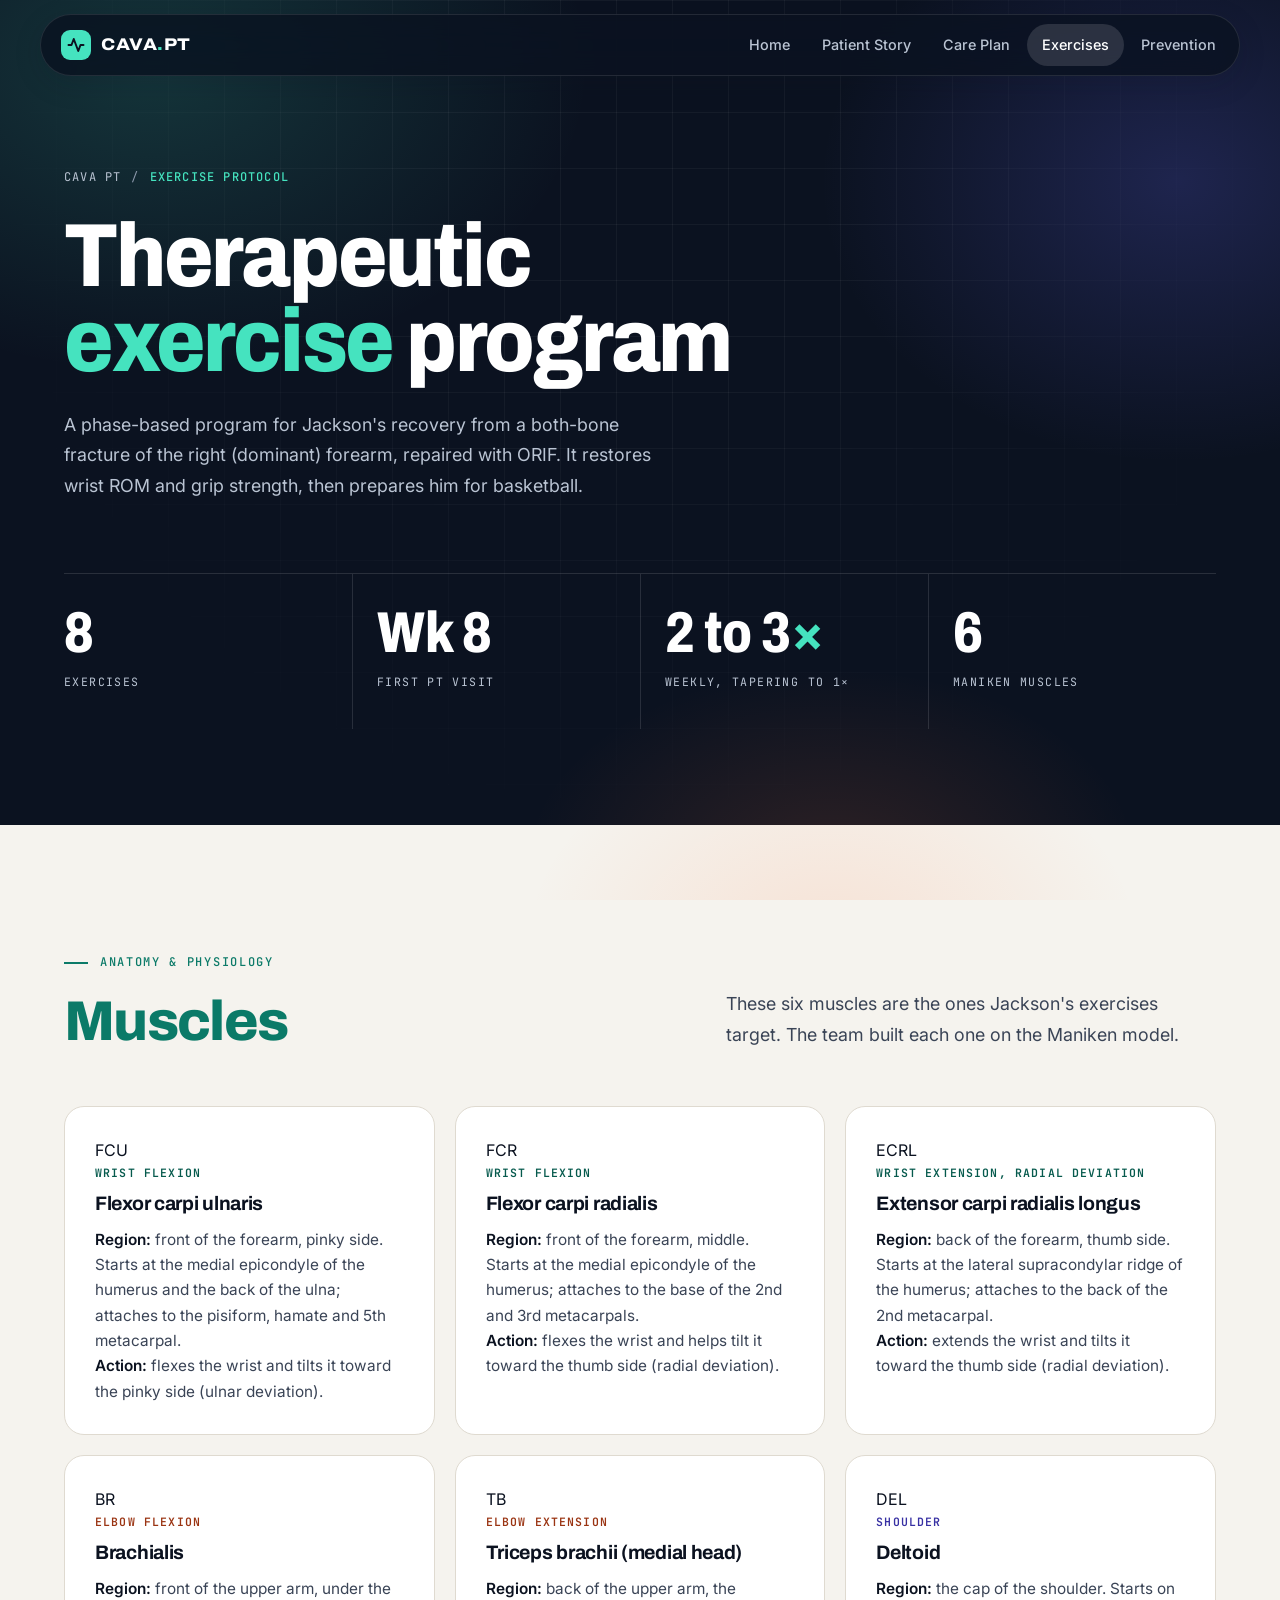
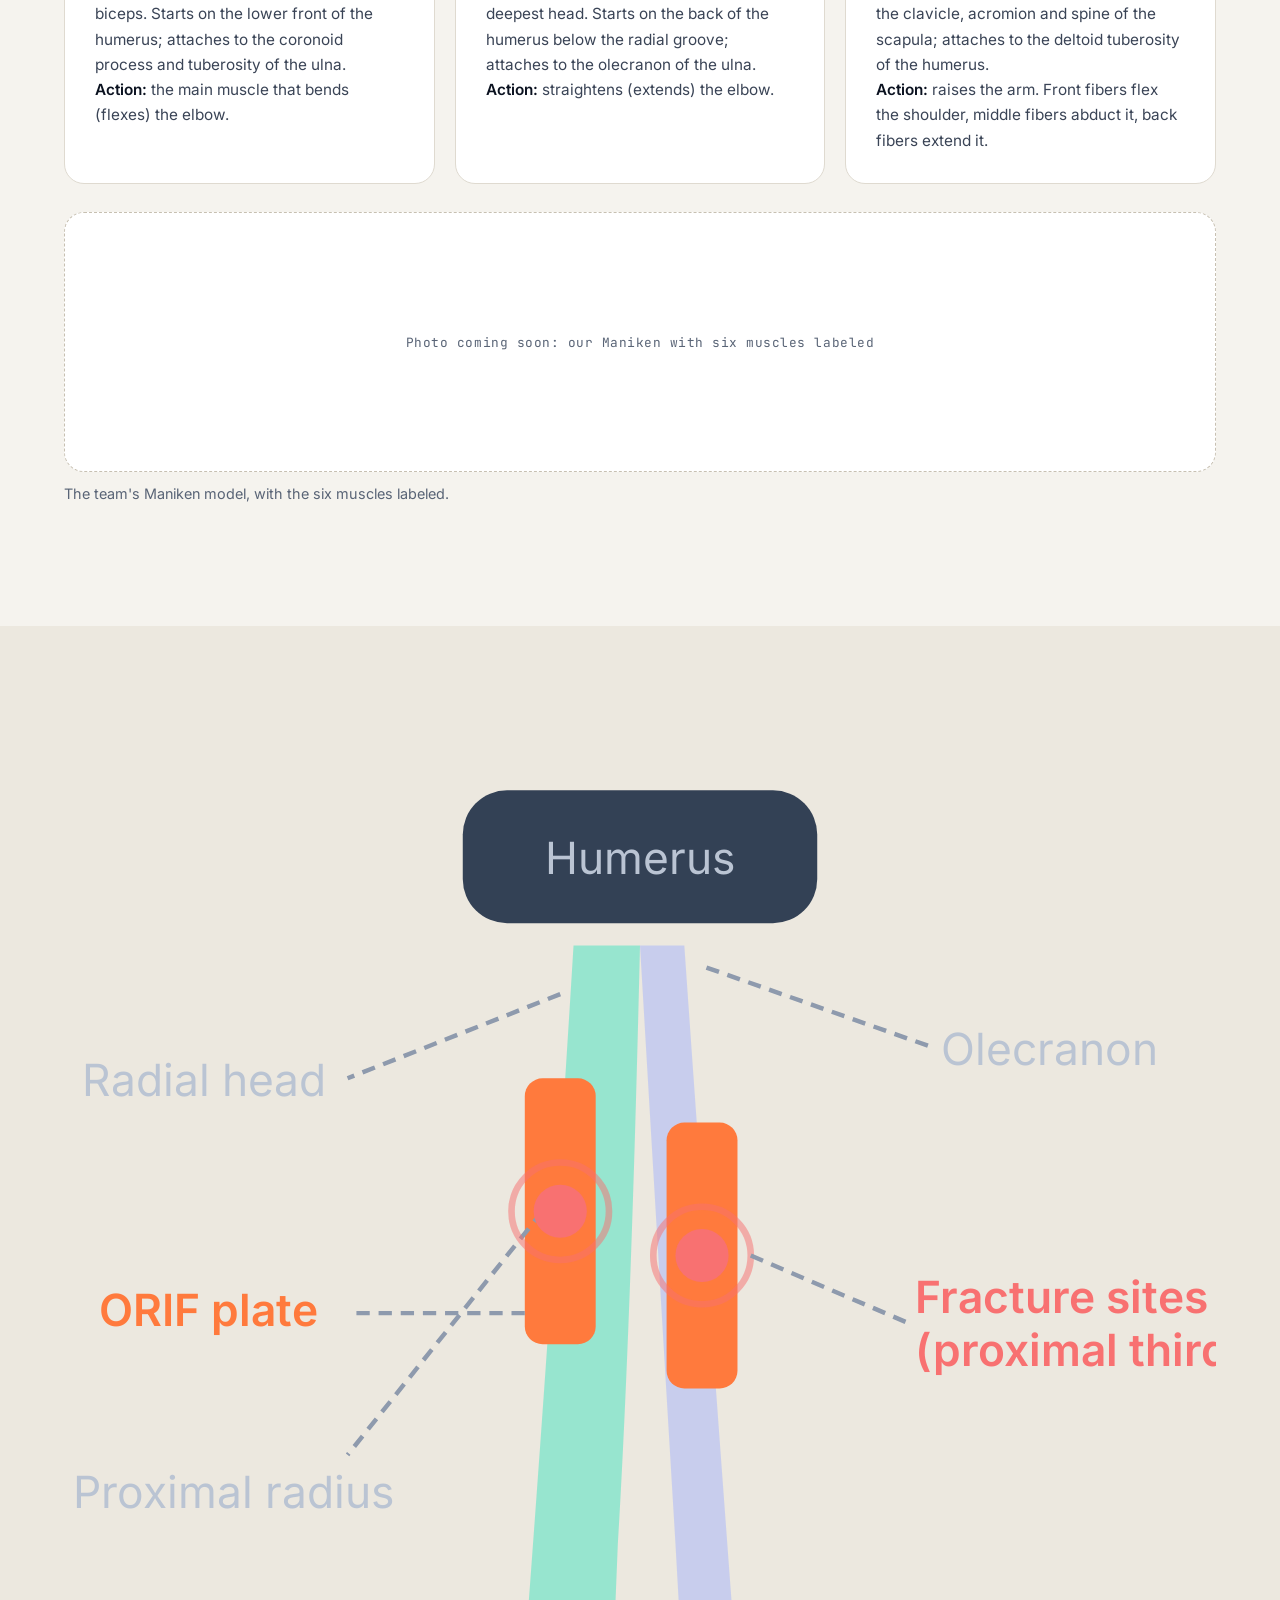
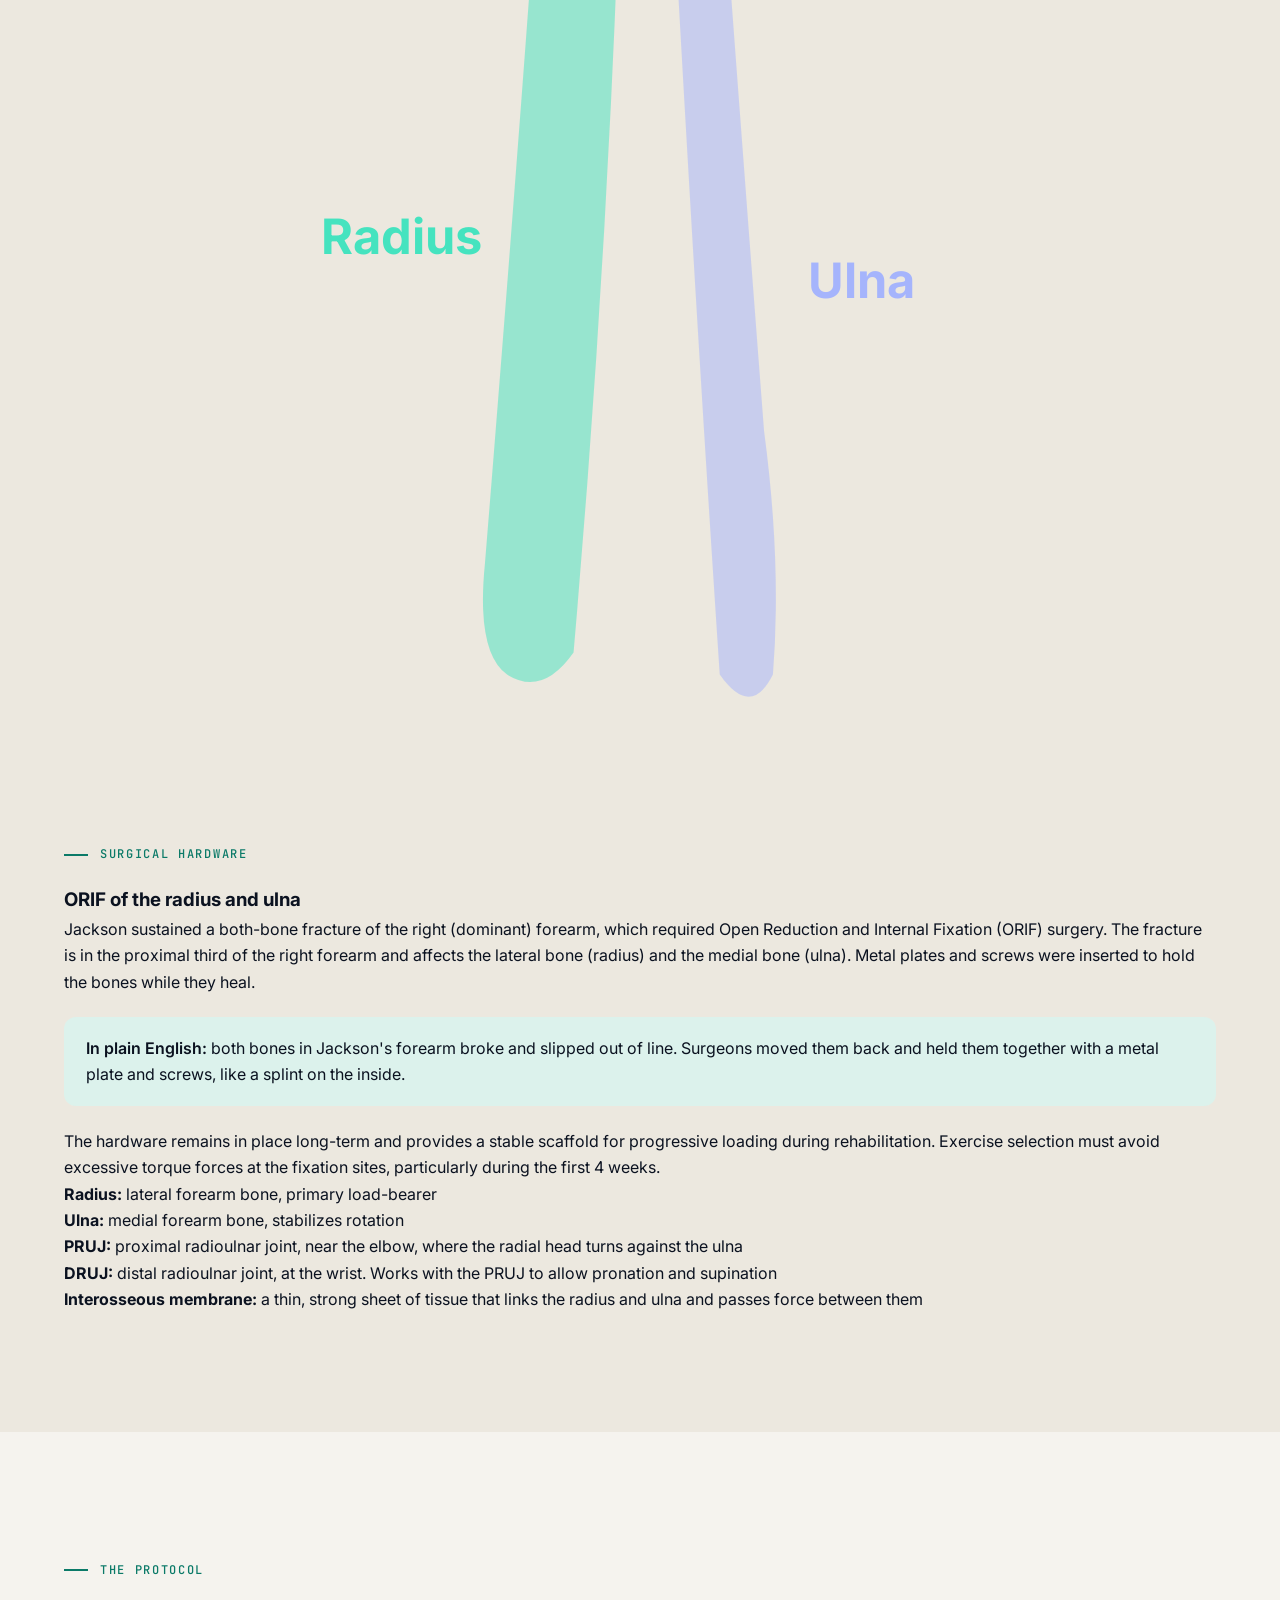
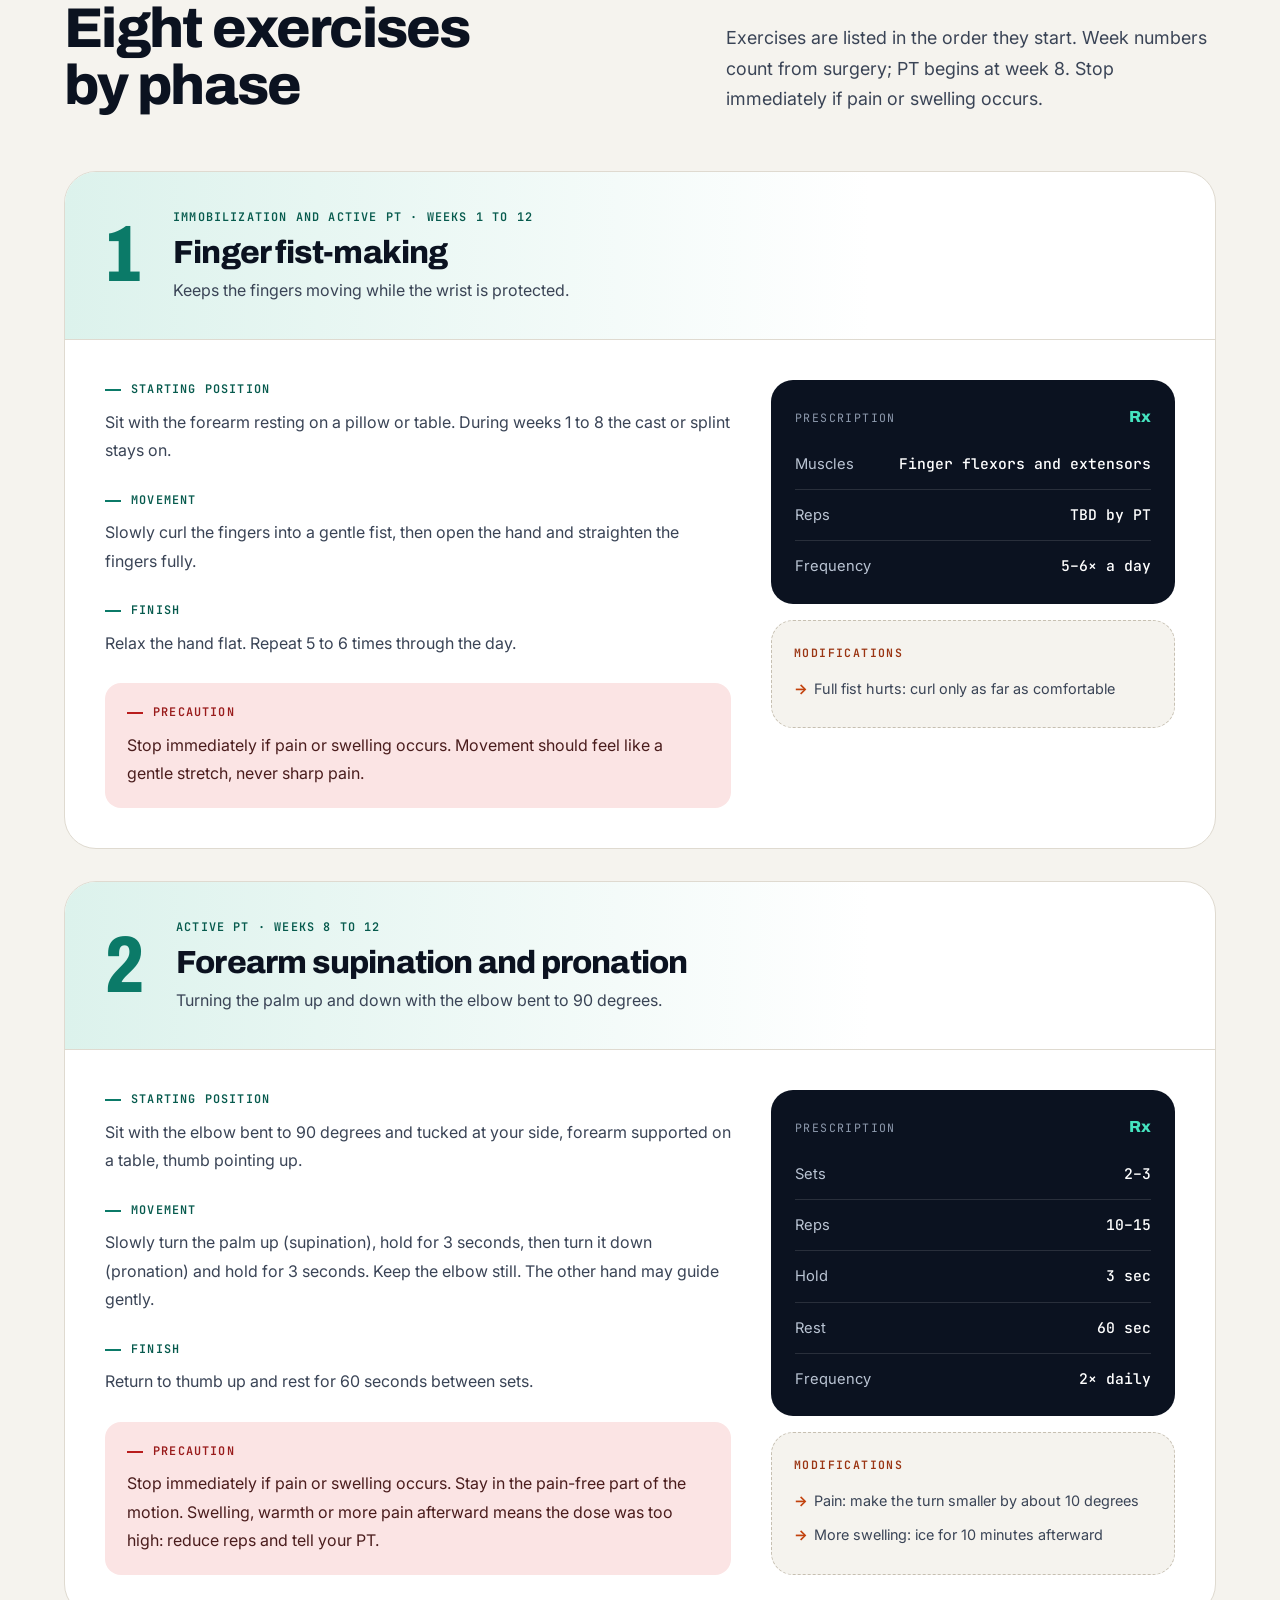
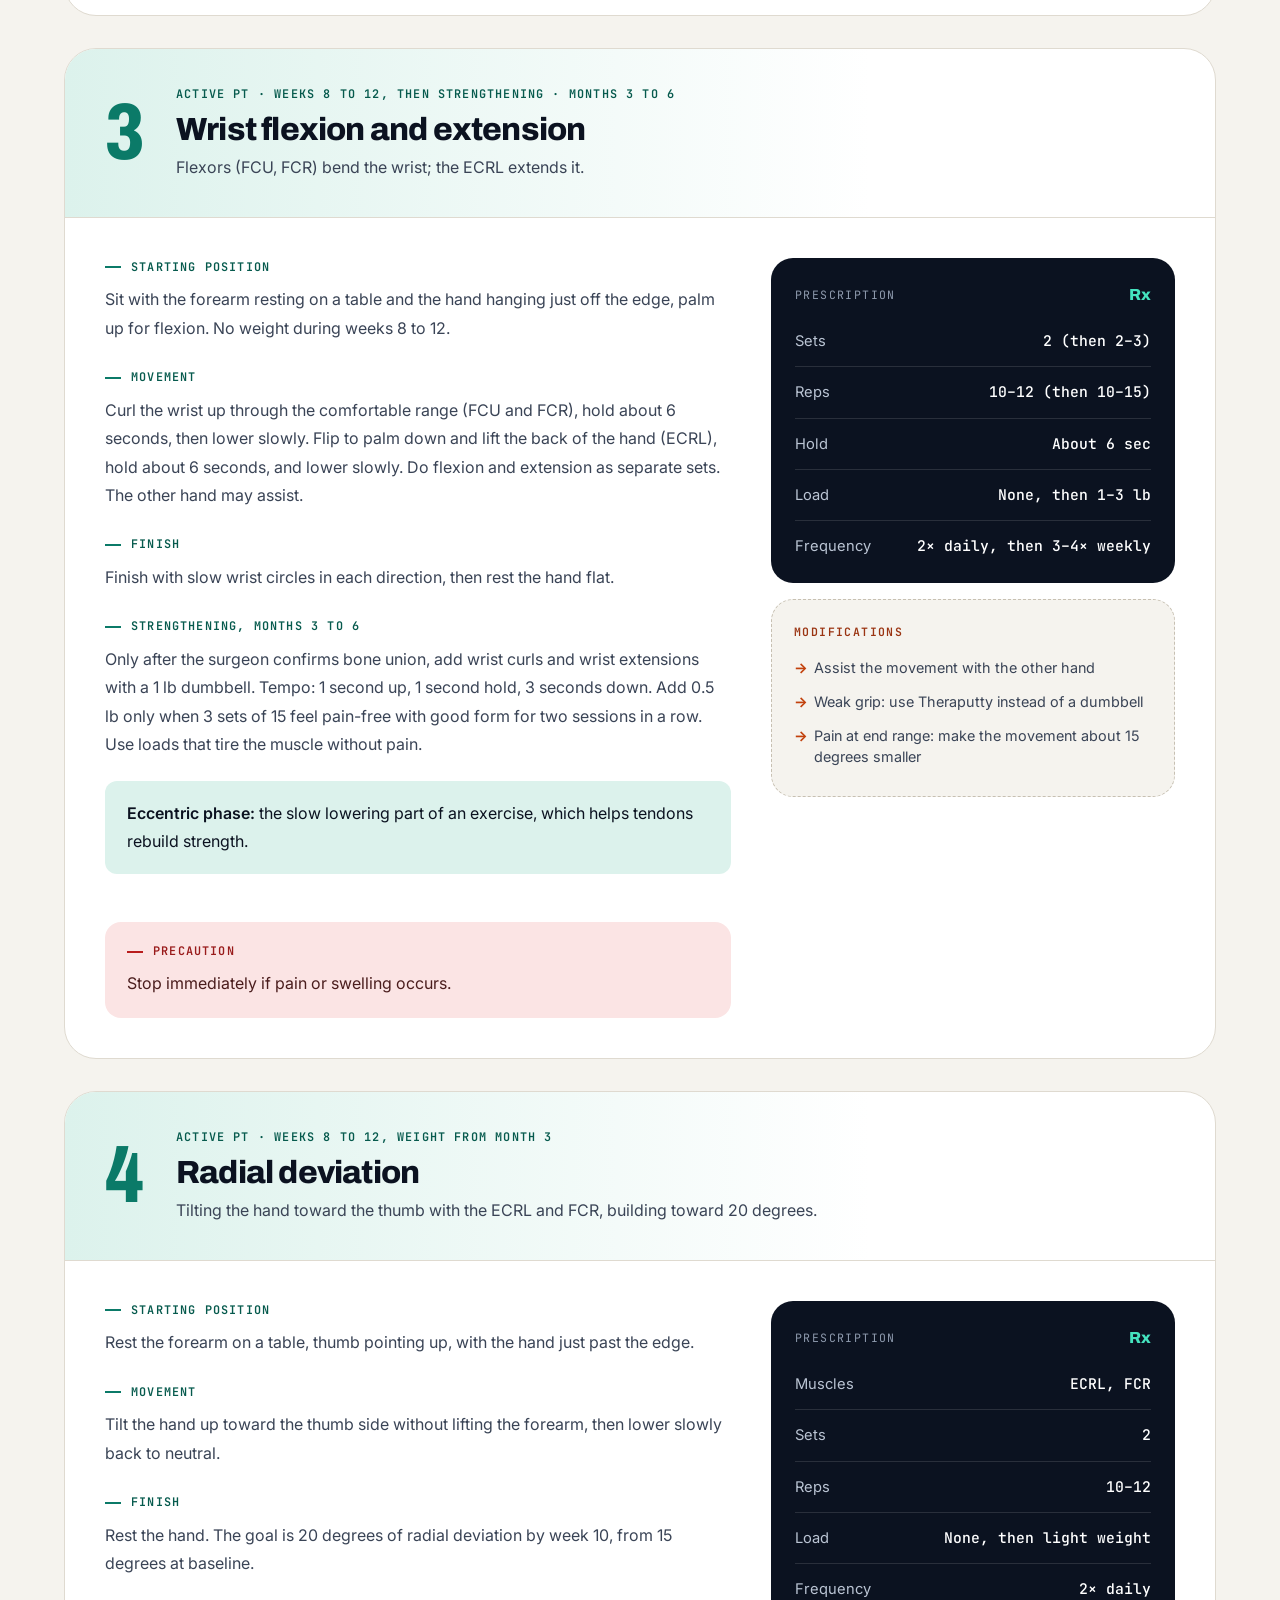
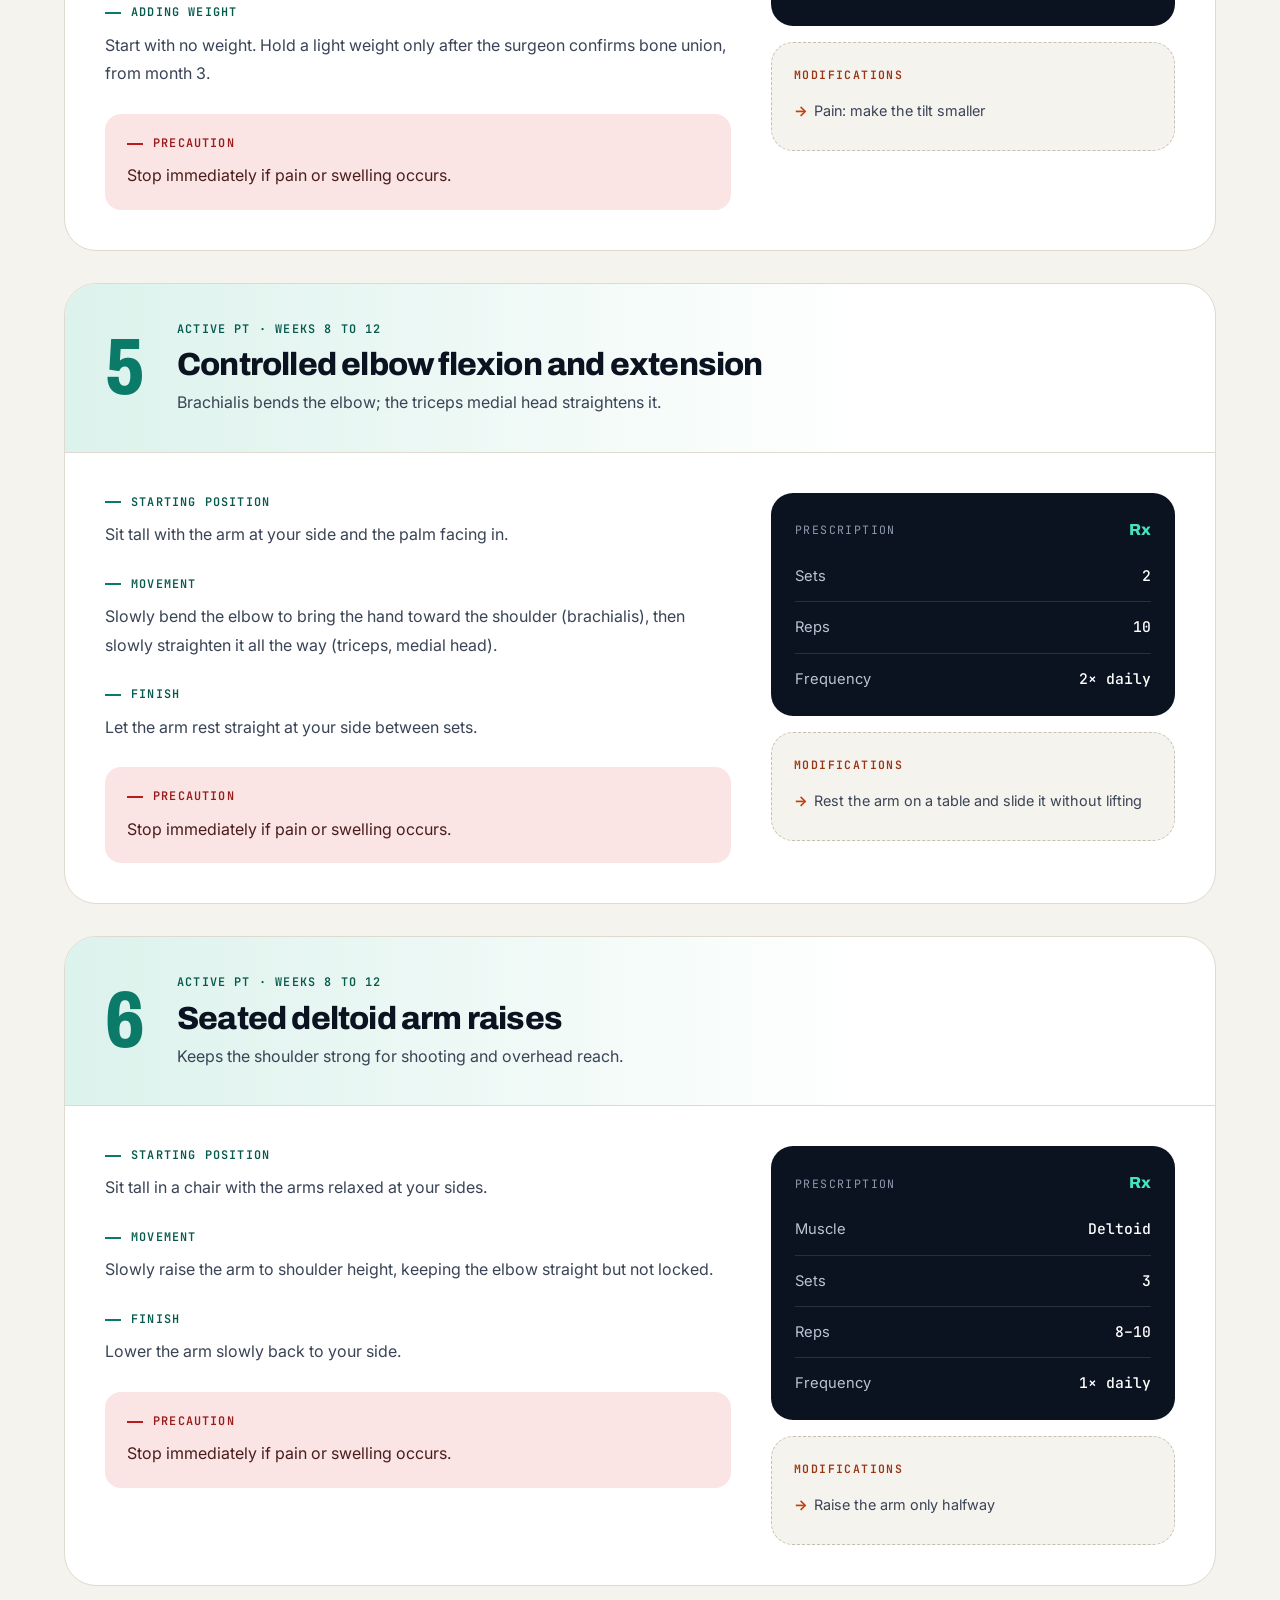
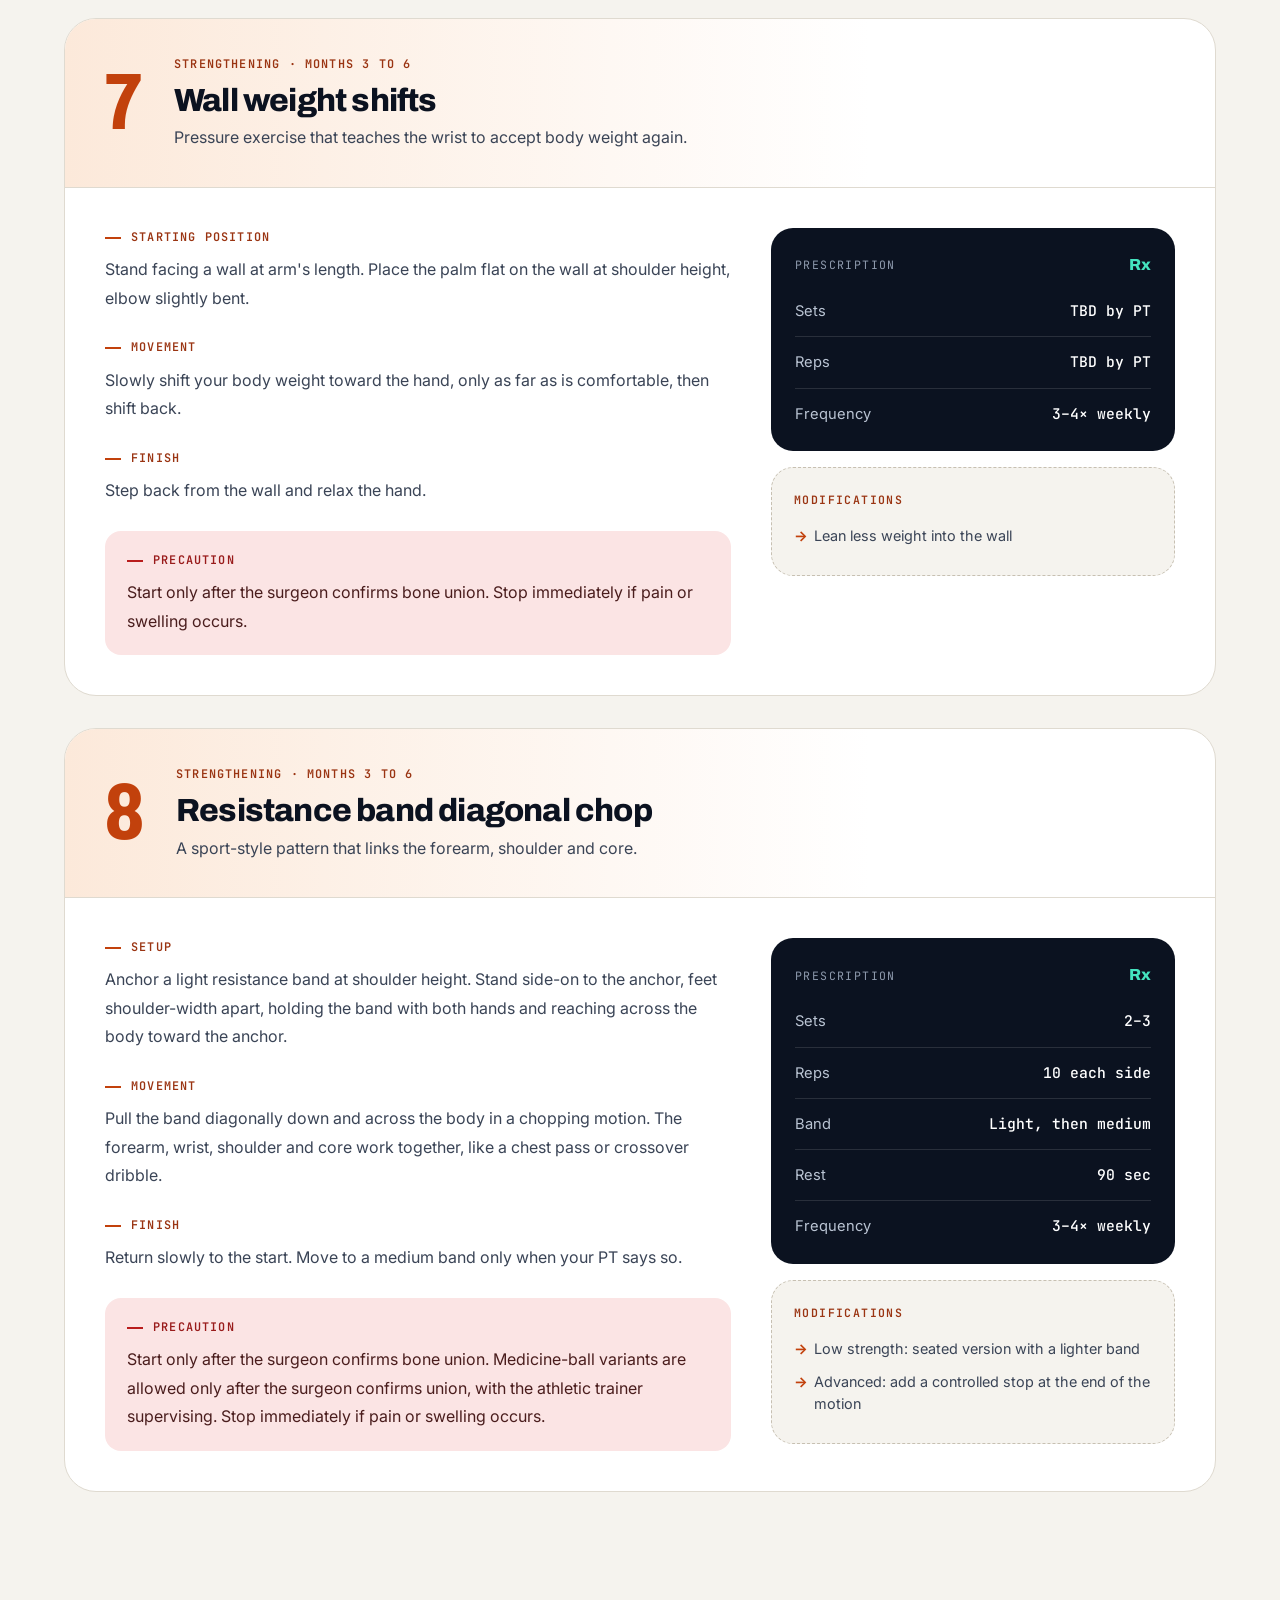
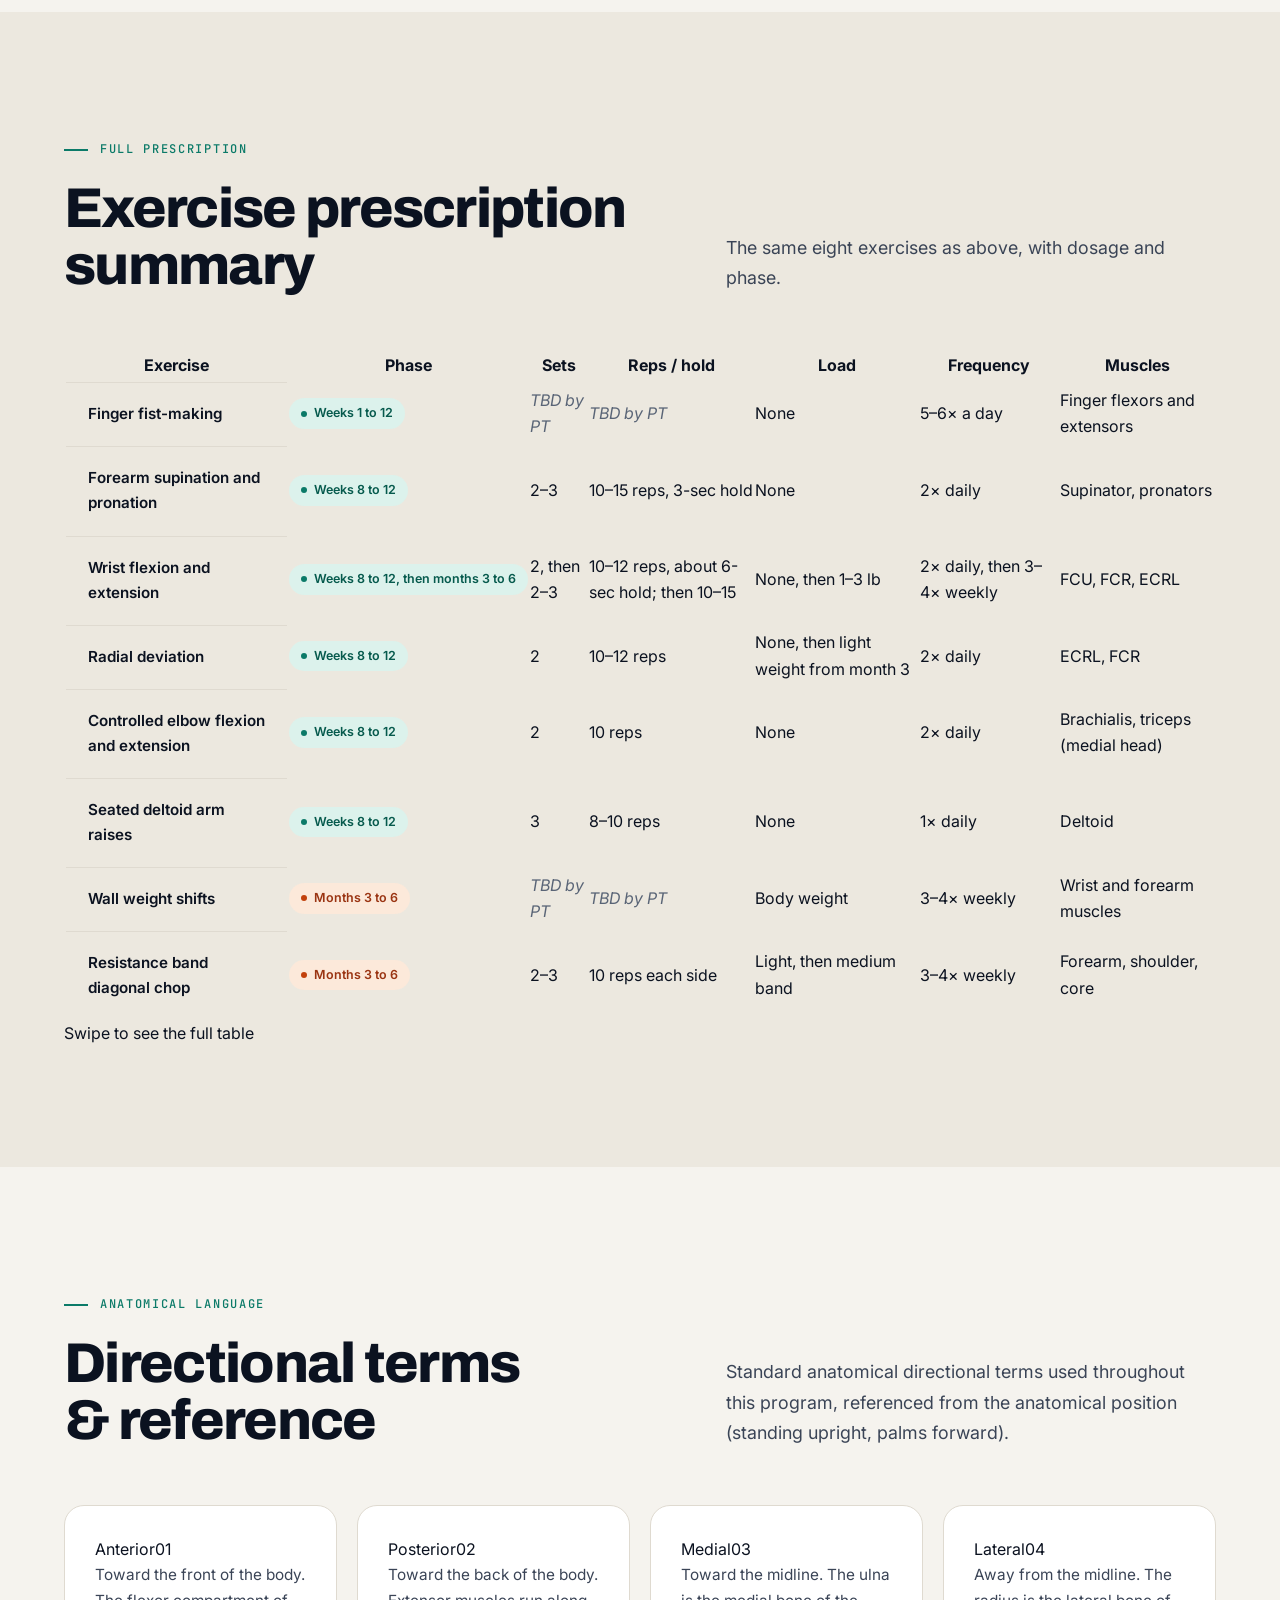
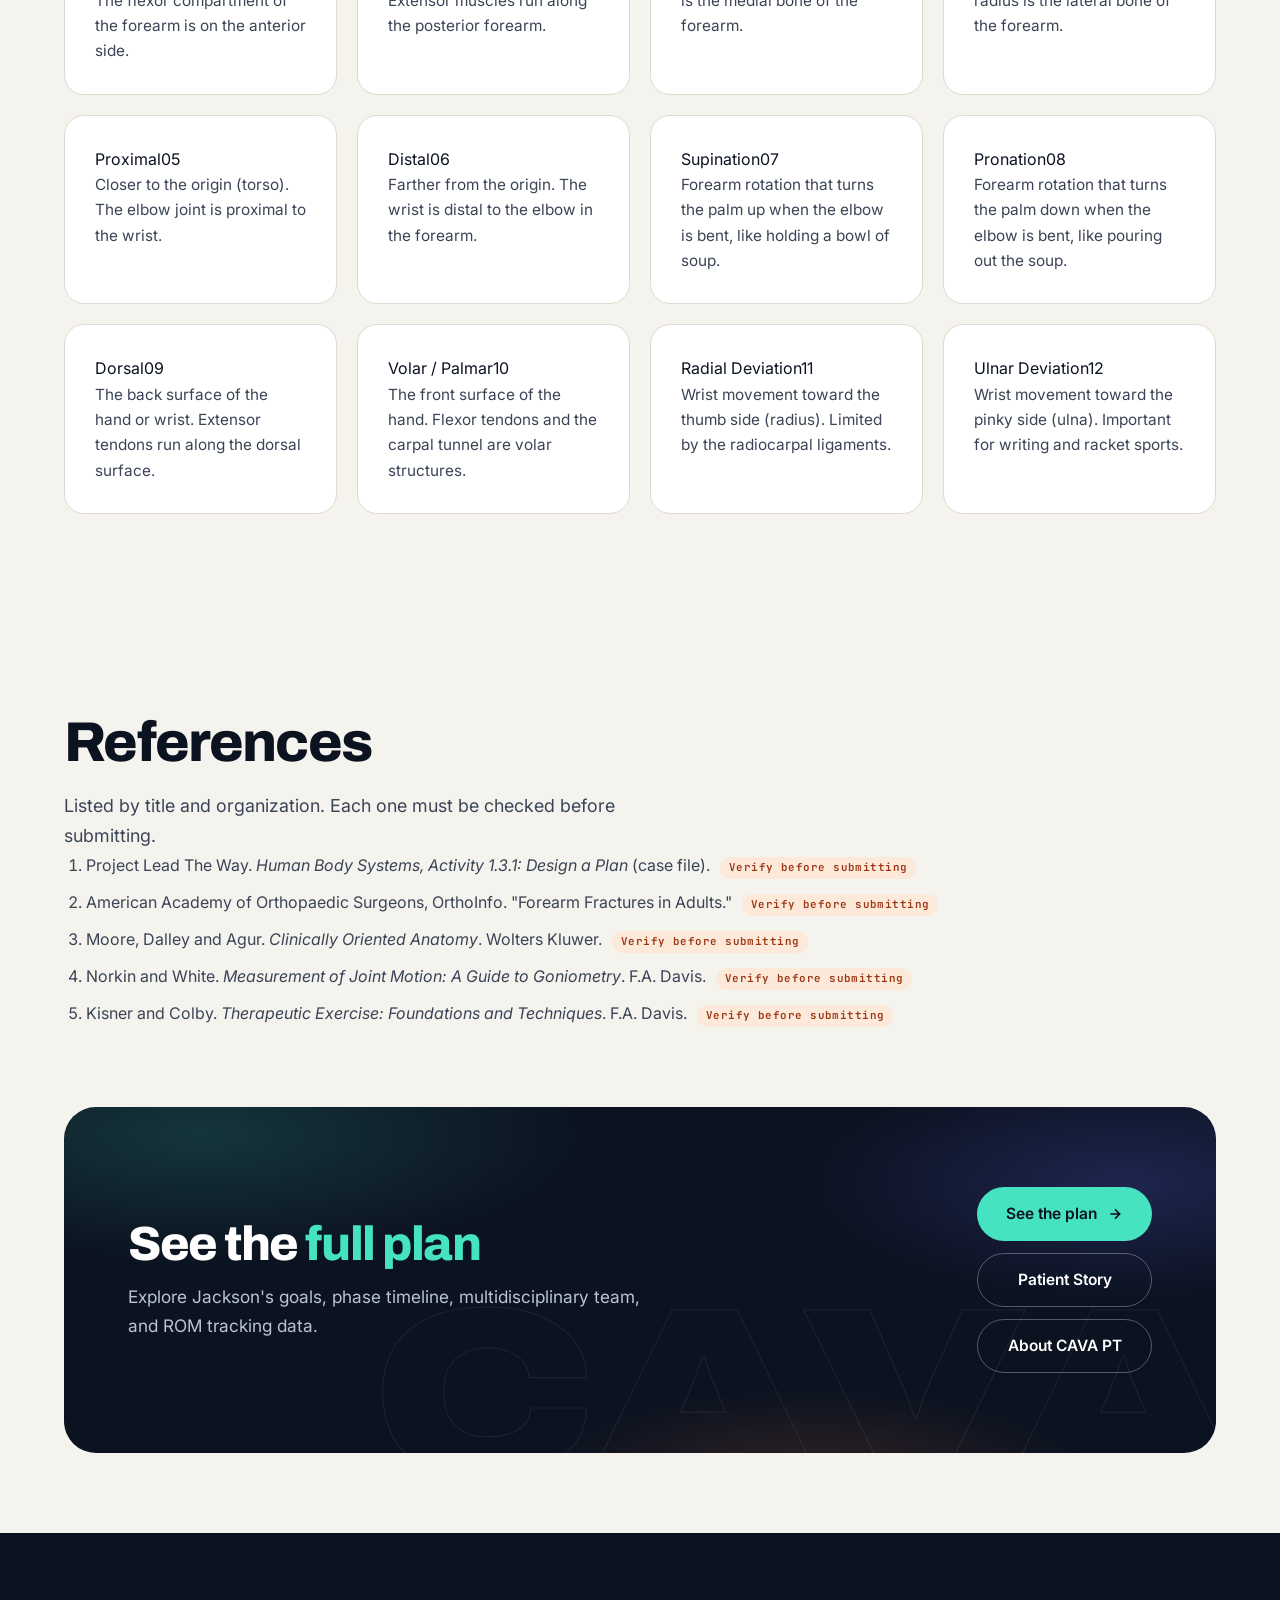
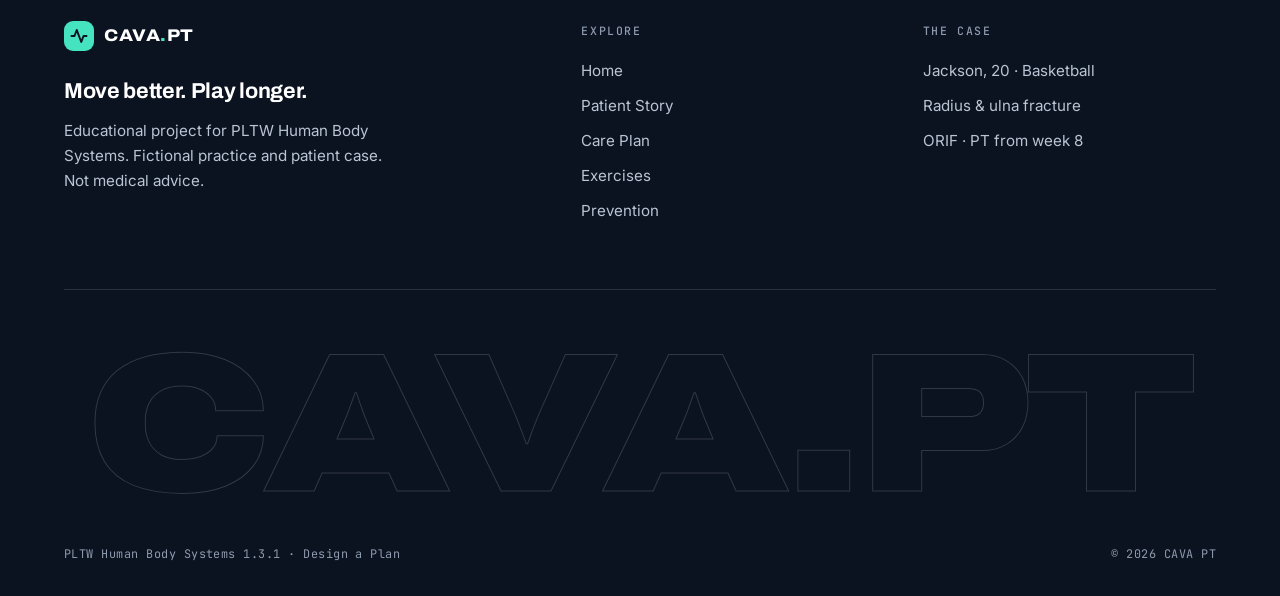
<file: exercises.html>
<!DOCTYPE html>
<html lang="en">
<head>
  <meta charset="UTF-8">
  <meta name="viewport" content="width=device-width, initial-scale=1.0">
  <title>Exercise program · CAVA PT</title>
  <meta name="description" content="Eight phase-based exercises for Jackson's forearm ORIF recovery, with dosage, target muscles and safety notes.">
  <script>document.documentElement.classList.add('js')</script>
  <link rel="preconnect" href="https://fonts.googleapis.com">
  <link rel="preconnect" href="https://fonts.gstatic.com" crossorigin>
  <link rel="stylesheet" href="https://fonts.googleapis.com/css2?family=Archivo:wdth,wght@62..125,400..900&family=Inter:wght@400;500;600;700&family=JetBrains+Mono:wght@400;500;600&display=swap">
  <link rel="stylesheet" href="styles.css">
</head>
<body>

<div class="progress" aria-hidden="true"></div>
<a class="skip" href="#main">Skip to content</a>

<header class="nav">
  <div class="nav__bar">
    <a href="index.html" class="brand" aria-label="CAVA PT home">
      <span class="brand__mark"><svg width="18" height="18" viewBox="0 0 24 24" fill="none" stroke="currentColor" stroke-width="2.6" stroke-linecap="round" stroke-linejoin="round"><polyline points="2 12 6 12 9 4 15 20 18 12 22 12"/></svg></span>
      CAVA<span class="brand__dot">.</span>PT
    </a>
    <button class="nav__toggle" aria-expanded="false" aria-controls="nav-links" aria-label="Toggle menu"><span></span><span></span></button>
    <ul class="nav__links" id="nav-links">
      <li><a href="index.html">Home</a></li>
      <li><a href="success-story.html">Patient Story</a></li>
      <li><a href="care-plan.html">Care Plan</a></li>
      <li><a href="exercises.html" aria-current="page">Exercises</a></li>
      <li><a href="prevention.html">Prevention</a></li>
    </ul>
  </div>
</header>

<main id="main">

  <section class="page-hero">
    <div class="glow"></div><div class="gridlines"></div>
    <div class="wrap">
      <div class="crumbs"><a href="index.html">CAVA PT</a><span>/</span><b>Exercise Protocol</b></div>
      <h1>Therapeutic <span class="hl">exercise</span> program</h1>
      <p class="lead">A phase-based program for Jackson's recovery from a both-bone fracture of the right (dominant) forearm, repaired with ORIF. It restores wrist ROM and grip strength, then prepares him for basketball.</p>
      <div class="stats">
        <div class="stat"><div class="stat__n"><span data-count="8">8</span></div><div class="stat__l">Exercises</div></div>
        <div class="stat"><div class="stat__n">Wk <span data-count="8">8</span></div><div class="stat__l">First PT visit</div></div>
        <div class="stat"><div class="stat__n">2 to 3<em>×</em></div><div class="stat__l">Weekly, tapering to 1×</div></div>
        <div class="stat"><div class="stat__n"><span data-count="6">6</span></div><div class="stat__l">Maniken muscles</div></div>
      </div>
    </div>
  </section>

  <!-- MUSCLES -->
  <section class="section">
    <div class="wrap">
      <div class="section-head section-head--split">
        <div>
          <span class="eyebrow reveal">Anatomy &amp; Physiology</span>
          <h2 class="title reveal"><span class="hl">Muscles</span></h2>
        </div>
        <p class="lead reveal">These six muscles are the ones Jackson's exercises target. The team built each one on the Maniken model.</p>
      </div>
      <div class="grid grid-3">
        <article class="card card--lift p1 reveal">
          <span class="tile" style="margin-bottom:22px">FCU</span>
          <div class="card__kicker">Wrist flexion</div>
          <h3 class="card__title">Flexor carpi ulnaris</h3>
          <p><strong>Region:</strong> front of the forearm, pinky side. Starts at the medial epicondyle of the humerus and the back of the ulna; attaches to the pisiform, hamate and 5th metacarpal.</p>
          <p><strong>Action:</strong> flexes the wrist and tilts it toward the pinky side (ulnar deviation).</p>
        </article>
        <article class="card card--lift p1 reveal">
          <span class="tile" style="margin-bottom:22px">FCR</span>
          <div class="card__kicker">Wrist flexion</div>
          <h3 class="card__title">Flexor carpi radialis</h3>
          <p><strong>Region:</strong> front of the forearm, middle. Starts at the medial epicondyle of the humerus; attaches to the base of the 2nd and 3rd metacarpals.</p>
          <p><strong>Action:</strong> flexes the wrist and helps tilt it toward the thumb side (radial deviation).</p>
        </article>
        <article class="card card--lift p1 reveal">
          <span class="tile" style="margin-bottom:22px">ECRL</span>
          <div class="card__kicker">Wrist extension, radial deviation</div>
          <h3 class="card__title">Extensor carpi radialis longus</h3>
          <p><strong>Region:</strong> back of the forearm, thumb side. Starts at the lateral supracondylar ridge of the humerus; attaches to the back of the 2nd metacarpal.</p>
          <p><strong>Action:</strong> extends the wrist and tilts it toward the thumb side (radial deviation).</p>
        </article>
        <article class="card card--lift p2 reveal">
          <span class="tile" style="margin-bottom:22px">BR</span>
          <div class="card__kicker">Elbow flexion</div>
          <h3 class="card__title">Brachialis</h3>
          <p><strong>Region:</strong> front of the upper arm, under the biceps. Starts on the lower front of the humerus; attaches to the coronoid process and tuberosity of the ulna.</p>
          <p><strong>Action:</strong> the main muscle that bends (flexes) the elbow.</p>
        </article>
        <article class="card card--lift p2 reveal">
          <span class="tile" style="margin-bottom:22px">TB</span>
          <div class="card__kicker">Elbow extension</div>
          <h3 class="card__title">Triceps brachii (medial head)</h3>
          <p><strong>Region:</strong> back of the upper arm, the deepest head. Starts on the back of the humerus below the radial groove; attaches to the olecranon of the ulna.</p>
          <p><strong>Action:</strong> straightens (extends) the elbow.</p>
        </article>
        <article class="card card--lift p3 reveal" id="muscle-deltoid">
          <span class="tile" style="margin-bottom:22px">DEL</span>
          <div class="card__kicker">Shoulder</div>
          <h3 class="card__title">Deltoid</h3>
          <p><strong>Region:</strong> the cap of the shoulder. Starts on the clavicle, acromion and spine of the scapula; attaches to the deltoid tuberosity of the humerus.</p>
          <p><strong>Action:</strong> raises the arm. Front fibers flex the shoulder, middle fibers abduct it, back fibers extend it.</p>
        </article>
      </div>
      <figure class="photo-slot reveal">
        <div class="photo-slot__frame" role="img" aria-label="Placeholder for a photo of the team's Maniken model with six muscles labeled: FCU, FCR, ECRL, brachialis, triceps brachii medial head and deltoid">
          <span>Photo coming soon: our Maniken with six muscles labeled</span>
        </div>
        <!-- TODO: Replace the placeholder div above with the team's Maniken photo, for example:
             <img src="images/maniken.jpg" alt="Team's Maniken model with clay muscles labeled: FCU, FCR, ECRL, brachialis, triceps brachii medial head and deltoid" width="1200" height="900" loading="lazy"> -->
        <figcaption>The team's Maniken model, with the six muscles labeled.</figcaption>
      </figure>
    </div>
  </section>

  <!-- DIAGRAM -->
  <section class="section section--paper2">
    <div class="wrap">
      <div class="diagram reveal">
        <div class="diagram__art">
          <div class="glow"></div>
          <svg viewBox="0 0 260 380" fill="none" xmlns="http://www.w3.org/2000/svg" role="img" aria-label="Forearm bone diagram showing the radius and ulna, ORIF plates, and fracture sites">
            <rect x="90" y="10" width="80" height="30" rx="10" fill="#334155"/>
            <text x="130" y="29" text-anchor="middle" font-family="Inter,sans-serif" font-size="10" fill="#BAC4D3">Humerus</text>
            <path d="M115 45 Q108 160 95 320 Q93 340 100 345 Q108 350 115 340 Q122 260 125 180 Q128 130 130 45Z" fill="#45E3BF" opacity=".5"/>
            <text x="58" y="250" font-family="Inter,sans-serif" font-size="11" fill="#45E3BF" font-weight="700">Radius</text>
            <path d="M140 45 Q148 160 158 290 Q162 320 160 345 Q155 355 148 345 Q143 270 138 180 Q135 130 130 45Z" fill="#A5B4FC" opacity=".5"/>
            <text x="168" y="260" font-family="Inter,sans-serif" font-size="11" fill="#A5B4FC" font-weight="700">Ulna</text>
            <line x1="112" y1="56" x2="64" y2="75" stroke="#8E9AAD" stroke-width="1" stroke-dasharray="3,2"/>
            <text x="4" y="79" font-family="Inter,sans-serif" font-size="10" fill="#BAC4D3">Radial head</text>
            <line x1="145" y1="50" x2="196" y2="68" stroke="#8E9AAD" stroke-width="1" stroke-dasharray="3,2"/>
            <text x="198" y="72" font-family="Inter,sans-serif" font-size="10" fill="#BAC4D3">Olecranon</text>
            <!-- TODO: Verify the fracture level (proximal third) and plate positions against the X-ray in the PLTW case file. -->
            <rect x="104" y="75" width="16" height="60" rx="4" fill="#FF7A3D"/>
            <rect x="136" y="85" width="16" height="60" rx="4" fill="#FF7A3D"/>
            <line x1="104" y1="128" x2="64" y2="128" stroke="#8E9AAD" stroke-width="1" stroke-dasharray="3,2"/>
            <text x="8" y="131" font-family="Inter,sans-serif" font-size="10" fill="#FF7A3D" font-weight="600">ORIF plate</text>
            <line x1="108" y1="105" x2="64" y2="160" stroke="#8E9AAD" stroke-width="1" stroke-dasharray="3,2"/>
            <text x="2" y="172" font-family="Inter,sans-serif" font-size="10" fill="#BAC4D3">Proximal radius</text>
            <circle cx="112" cy="105" r="6" fill="#F87171"/>
            <circle cx="144" cy="115" r="6" fill="#F87171"/>
            <circle cx="112" cy="105" r="11" stroke="#F87171" stroke-width="1.5" opacity=".5"/>
            <circle cx="144" cy="115" r="11" stroke="#F87171" stroke-width="1.5" opacity=".5"/>
            <line x1="155" y1="115" x2="190" y2="130" stroke="#8E9AAD" stroke-width="1" stroke-dasharray="3,2"/>
            <text x="192" y="128" font-family="Inter,sans-serif" font-size="10" fill="#F87171" font-weight="600">Fracture sites</text>
            <text x="192" y="140" font-family="Inter,sans-serif" font-size="10" fill="#F87171" font-weight="600">(proximal third)</text>
          </svg>
        </div>
        <div>
          <span class="eyebrow">Surgical Hardware</span>
          <h3>ORIF of the radius and ulna</h3>
          <p>Jackson sustained a both-bone fracture of the right (dominant) forearm, which required Open Reduction and Internal Fixation (ORIF) surgery. The fracture is in the proximal third of the right forearm and affects the lateral bone (radius) and the medial bone (ulna). Metal plates and screws were inserted to hold the bones while they heal.</p>
          <aside class="plain" aria-label="Plain-language note">
            <p><strong>In plain English:</strong> both bones in Jackson's forearm broke and slipped out of line. Surgeons moved them back and held them together with a metal plate and screws, like a splint on the inside.</p>
          </aside>
          <p>The hardware remains in place long-term and provides a stable scaffold for progressive loading during rehabilitation. Exercise selection must avoid excessive torque forces at the fixation sites, particularly during the first 4 weeks.</p>
          <ul class="bones">
            <li><span><b>Radius:</b> lateral forearm bone, primary load-bearer</span></li>
            <li><span><b>Ulna:</b> medial forearm bone, stabilizes rotation</span></li>
            <li><span><b>PRUJ:</b> proximal radioulnar joint, near the elbow, where the radial head turns against the ulna</span></li>
            <li><span><b>DRUJ:</b> distal radioulnar joint, at the wrist. Works with the PRUJ to allow pronation and supination</span></li>
            <li><span><b>Interosseous membrane:</b> a thin, strong sheet of tissue that links the radius and ulna and passes force between them</span></li>
          </ul>
        </div>
      </div>
    </div>
  </section>

  <!-- EXERCISES -->
  <section class="section">
    <div class="wrap">
      <div class="section-head section-head--split">
        <div>
          <span class="eyebrow reveal">The Protocol</span>
          <h2 class="title reveal">Eight exercises by phase</h2>
        </div>
        <p class="lead reveal">Exercises are listed in the order they start. Week numbers count from surgery; PT begins at week 8. Stop immediately if pain or swelling occurs.</p>
      </div>

      <div class="ex-list">

        <article class="ex p1 reveal" id="ex-fist">
          <header class="ex__head">
            <div class="ex__num">1</div>
            <div>
              <div class="ex__phase">Immobilization and active PT · Weeks 1 to 12</div>
              <h3 class="ex__title">Finger fist-making</h3>
              <p class="ex__sub">Keeps the fingers moving while the wrist is protected.</p>
            </div>
          </header>
          <div class="ex__body">
            <div class="ex__steps">
              <div class="ex__step" data-step="Start"><h4>Starting position</h4><p>Sit with the forearm resting on a pillow or table. During weeks 1 to 8 the cast or splint stays on.</p></div>
              <div class="ex__step" data-step="Move"><h4>Movement</h4><p>Slowly curl the fingers into a gentle fist, then open the hand and straighten the fingers fully.</p></div>
              <div class="ex__step" data-step="Finish"><h4>Finish</h4><p>Relax the hand flat. Repeat 5 to 6 times through the day.</p></div>
              <div class="ex__step ex__step--warn"><h4>Precaution</h4><p>Stop immediately if pain or swelling occurs. Movement should feel like a gentle stretch, never sharp pain.</p></div>
            </div>
            <aside>
              <div class="rx">
                <div class="rx__title">Prescription</div>
                <ul>
                  <li><span class="k">Muscles</span><span class="v">Finger flexors and extensors</span></li>
                  <li><span class="k">Reps</span><span class="v">TBD by PT</span></li>
                  <li><span class="k">Frequency</span><span class="v">5–6× a day</span></li>
                </ul>
              </div>
              <div class="mods">
                <div class="mods__title">Modifications</div>
                <ul>
                  <li>Full fist hurts: curl only as far as comfortable</li>
                </ul>
              </div>
            </aside>
          </div>
          <!-- TODO: Record a 20 to 40 second demo of "Finger fist-making", upload it to YouTube as unlisted, and paste the embed URL (https://www.youtube-nocookie.com/embed/VIDEO_ID) into data-video-src below. -->
          <div class="ex__video" data-video-src="" hidden>
            <iframe title="Demo video: Finger fist-making" src="" loading="lazy" allow="encrypted-media; picture-in-picture" allowfullscreen></iframe>
          </div>
        </article>

        <article class="ex p1 reveal" id="ex-prosup">
          <header class="ex__head">
            <div class="ex__num">2</div>
            <div>
              <div class="ex__phase">Active PT · Weeks 8 to 12</div>
              <h3 class="ex__title">Forearm supination and pronation</h3>
              <p class="ex__sub">Turning the palm up and down with the elbow bent to 90 degrees.</p>
            </div>
          </header>
          <div class="ex__body">
            <div class="ex__steps">
              <div class="ex__step" data-step="Start"><h4>Starting position</h4><p>Sit with the elbow bent to 90 degrees and tucked at your side, forearm supported on a table, thumb pointing up.</p></div>
              <div class="ex__step" data-step="Move"><h4>Movement</h4><p>Slowly turn the palm up (supination), hold for 3 seconds, then turn it down (pronation) and hold for 3 seconds. Keep the elbow still. The other hand may guide gently.</p></div>
              <div class="ex__step" data-step="Finish"><h4>Finish</h4><p>Return to thumb up and rest for 60 seconds between sets.</p></div>
              <div class="ex__step ex__step--warn"><h4>Precaution</h4><p>Stop immediately if pain or swelling occurs. Stay in the pain-free part of the motion. Swelling, warmth or more pain afterward means the dose was too high: reduce reps and tell your PT.</p></div>
            </div>
            <aside>
              <div class="rx">
                <div class="rx__title">Prescription</div>
                <ul>
                  <li><span class="k">Sets</span><span class="v">2–3</span></li>
                  <li><span class="k">Reps</span><span class="v">10–15</span></li>
                  <li><span class="k">Hold</span><span class="v">3 sec</span></li>
                  <li><span class="k">Rest</span><span class="v">60 sec</span></li>
                  <li><span class="k">Frequency</span><span class="v">2× daily</span></li>
                </ul>
              </div>
              <div class="mods">
                <div class="mods__title">Modifications</div>
                <ul>
                  <li>Pain: make the turn smaller by about 10 degrees</li>
                  <li>More swelling: ice for 10 minutes afterward</li>
                </ul>
              </div>
            </aside>
          </div>
          <!-- TODO: Record a 20 to 40 second demo of "Forearm supination and pronation", upload it to YouTube as unlisted, and paste the embed URL (https://www.youtube-nocookie.com/embed/VIDEO_ID) into data-video-src below. -->
          <div class="ex__video" data-video-src="" hidden>
            <iframe title="Demo video: Forearm supination and pronation" src="" loading="lazy" allow="encrypted-media; picture-in-picture" allowfullscreen></iframe>
          </div>
        </article>

        <article class="ex p1 reveal" id="ex-wrist">
          <header class="ex__head">
            <div class="ex__num">3</div>
            <div>
              <div class="ex__phase">Active PT · Weeks 8 to 12, then strengthening · Months 3 to 6</div>
              <h3 class="ex__title">Wrist flexion and extension</h3>
              <p class="ex__sub">Flexors (FCU, FCR) bend the wrist; the ECRL extends it.</p>
            </div>
          </header>
          <div class="ex__body">
            <div class="ex__steps">
              <div class="ex__step" data-step="Start"><h4>Starting position</h4><p>Sit with the forearm resting on a table and the hand hanging just off the edge, palm up for flexion. No weight during weeks 8 to 12.</p></div>
              <div class="ex__step" data-step="Move"><h4>Movement</h4><p>Curl the wrist up through the comfortable range (FCU and FCR), hold about 6 seconds, then lower slowly. Flip to palm down and lift the back of the hand (ECRL), hold about 6 seconds, and lower slowly. Do flexion and extension as separate sets. The other hand may assist.</p></div>
              <div class="ex__step" data-step="Finish"><h4>Finish</h4><p>Finish with slow wrist circles in each direction, then rest the hand flat.</p></div>
              <div class="ex__step"><h4>Strengthening, months 3 to 6</h4><p>Only after the surgeon confirms bone union, add wrist curls and wrist extensions with a 1 lb dumbbell. Tempo: 1 second up, 1 second hold, 3 seconds down. Add 0.5 lb only when 3 sets of 15 feel pain-free with good form for two sessions in a row. Use loads that tire the muscle without pain.</p>
                <aside class="plain" aria-label="Plain-language note"><p><strong>Eccentric phase:</strong> the slow lowering part of an exercise, which helps tendons rebuild strength.</p></aside></div>
              <div class="ex__step ex__step--warn"><h4>Precaution</h4><p>Stop immediately if pain or swelling occurs.</p></div>
            </div>
            <aside>
              <div class="rx">
                <div class="rx__title">Prescription</div>
                <ul>
                  <li><span class="k">Sets</span><span class="v">2 (then 2–3)</span></li>
                  <li><span class="k">Reps</span><span class="v">10–12 (then 10–15)</span></li>
                  <li><span class="k">Hold</span><span class="v">About 6 sec</span></li>
                  <li><span class="k">Load</span><span class="v">None, then 1–3 lb</span></li>
                  <li><span class="k">Frequency</span><span class="v">2× daily, then 3–4× weekly</span></li>
                </ul>
              </div>
              <div class="mods">
                <div class="mods__title">Modifications</div>
                <ul>
                  <li>Assist the movement with the other hand</li>
                  <li>Weak grip: use Theraputty instead of a dumbbell</li>
                  <li>Pain at end range: make the movement about 15 degrees smaller</li>
                </ul>
              </div>
            </aside>
          </div>
          <!-- TODO: Record a 20 to 40 second demo of "Wrist flexion and extension", upload it to YouTube as unlisted, and paste the embed URL (https://www.youtube-nocookie.com/embed/VIDEO_ID) into data-video-src below. -->
          <div class="ex__video" data-video-src="" hidden>
            <iframe title="Demo video: Wrist flexion and extension" src="" loading="lazy" allow="encrypted-media; picture-in-picture" allowfullscreen></iframe>
          </div>
        </article>

        <article class="ex p1 reveal" id="ex-radial">
          <header class="ex__head">
            <div class="ex__num">4</div>
            <div>
              <div class="ex__phase">Active PT · Weeks 8 to 12, weight from month 3</div>
              <h3 class="ex__title">Radial deviation</h3>
              <p class="ex__sub">Tilting the hand toward the thumb with the ECRL and FCR, building toward 20 degrees.</p>
            </div>
          </header>
          <div class="ex__body">
            <div class="ex__steps">
              <div class="ex__step" data-step="Start"><h4>Starting position</h4><p>Rest the forearm on a table, thumb pointing up, with the hand just past the edge.</p></div>
              <div class="ex__step" data-step="Move"><h4>Movement</h4><p>Tilt the hand up toward the thumb side without lifting the forearm, then lower slowly back to neutral.</p></div>
              <div class="ex__step" data-step="Finish"><h4>Finish</h4><p>Rest the hand. The goal is 20 degrees of radial deviation by week 10, from 15 degrees at baseline.</p></div>
              <div class="ex__step"><h4>Adding weight</h4><p>Start with no weight. Hold a light weight only after the surgeon confirms bone union, from month 3.</p></div>
              <div class="ex__step ex__step--warn"><h4>Precaution</h4><p>Stop immediately if pain or swelling occurs.</p></div>
            </div>
            <aside>
              <div class="rx">
                <div class="rx__title">Prescription</div>
                <ul>
                  <li><span class="k">Muscles</span><span class="v">ECRL, FCR</span></li>
                  <li><span class="k">Sets</span><span class="v">2</span></li>
                  <li><span class="k">Reps</span><span class="v">10–12</span></li>
                  <li><span class="k">Load</span><span class="v">None, then light weight</span></li>
                  <li><span class="k">Frequency</span><span class="v">2× daily</span></li>
                </ul>
              </div>
              <div class="mods">
                <div class="mods__title">Modifications</div>
                <ul>
                  <li>Pain: make the tilt smaller</li>
                </ul>
              </div>
            </aside>
          </div>
          <!-- TODO: Record a 20 to 40 second demo of "Radial deviation", upload it to YouTube as unlisted, and paste the embed URL (https://www.youtube-nocookie.com/embed/VIDEO_ID) into data-video-src below. -->
          <div class="ex__video" data-video-src="" hidden>
            <iframe title="Demo video: Radial deviation" src="" loading="lazy" allow="encrypted-media; picture-in-picture" allowfullscreen></iframe>
          </div>
        </article>

        <article class="ex p1 reveal" id="ex-elbow">
          <header class="ex__head">
            <div class="ex__num">5</div>
            <div>
              <div class="ex__phase">Active PT · Weeks 8 to 12</div>
              <h3 class="ex__title">Controlled elbow flexion and extension</h3>
              <p class="ex__sub">Brachialis bends the elbow; the triceps medial head straightens it.</p>
            </div>
          </header>
          <div class="ex__body">
            <div class="ex__steps">
              <div class="ex__step" data-step="Start"><h4>Starting position</h4><p>Sit tall with the arm at your side and the palm facing in.</p></div>
              <div class="ex__step" data-step="Move"><h4>Movement</h4><p>Slowly bend the elbow to bring the hand toward the shoulder (brachialis), then slowly straighten it all the way (triceps, medial head).</p></div>
              <div class="ex__step" data-step="Finish"><h4>Finish</h4><p>Let the arm rest straight at your side between sets.</p></div>
              <div class="ex__step ex__step--warn"><h4>Precaution</h4><p>Stop immediately if pain or swelling occurs.</p></div>
            </div>
            <aside>
              <div class="rx">
                <div class="rx__title">Prescription</div>
                <ul>
                  <li><span class="k">Sets</span><span class="v">2</span></li>
                  <li><span class="k">Reps</span><span class="v">10</span></li>
                  <li><span class="k">Frequency</span><span class="v">2× daily</span></li>
                </ul>
              </div>
              <div class="mods">
                <div class="mods__title">Modifications</div>
                <ul>
                  <li>Rest the arm on a table and slide it without lifting</li>
                </ul>
              </div>
            </aside>
          </div>
          <!-- TODO: Record a 20 to 40 second demo of "Controlled elbow flexion and extension", upload it to YouTube as unlisted, and paste the embed URL (https://www.youtube-nocookie.com/embed/VIDEO_ID) into data-video-src below. -->
          <div class="ex__video" data-video-src="" hidden>
            <iframe title="Demo video: Controlled elbow flexion and extension" src="" loading="lazy" allow="encrypted-media; picture-in-picture" allowfullscreen></iframe>
          </div>
        </article>

        <article class="ex p1 reveal" id="ex-deltoid">
          <header class="ex__head">
            <div class="ex__num">6</div>
            <div>
              <div class="ex__phase">Active PT · Weeks 8 to 12</div>
              <h3 class="ex__title">Seated deltoid arm raises</h3>
              <p class="ex__sub">Keeps the shoulder strong for shooting and overhead reach.</p>
            </div>
          </header>
          <div class="ex__body">
            <div class="ex__steps">
              <div class="ex__step" data-step="Start"><h4>Starting position</h4><p>Sit tall in a chair with the arms relaxed at your sides.</p></div>
              <div class="ex__step" data-step="Move"><h4>Movement</h4><p>Slowly raise the arm to shoulder height, keeping the elbow straight but not locked.</p></div>
              <div class="ex__step" data-step="Finish"><h4>Finish</h4><p>Lower the arm slowly back to your side.</p></div>
              <div class="ex__step ex__step--warn"><h4>Precaution</h4><p>Stop immediately if pain or swelling occurs.</p></div>
            </div>
            <aside>
              <div class="rx">
                <div class="rx__title">Prescription</div>
                <ul>
                  <li><span class="k">Muscle</span><span class="v">Deltoid</span></li>
                  <li><span class="k">Sets</span><span class="v">3</span></li>
                  <li><span class="k">Reps</span><span class="v">8–10</span></li>
                  <li><span class="k">Frequency</span><span class="v">1× daily</span></li>
                </ul>
              </div>
              <div class="mods">
                <div class="mods__title">Modifications</div>
                <ul>
                  <li>Raise the arm only halfway</li>
                </ul>
              </div>
            </aside>
          </div>
          <!-- TODO: Record a 20 to 40 second demo of "Seated deltoid arm raises", upload it to YouTube as unlisted, and paste the embed URL (https://www.youtube-nocookie.com/embed/VIDEO_ID) into data-video-src below. -->
          <div class="ex__video" data-video-src="" hidden>
            <iframe title="Demo video: Seated deltoid arm raises" src="" loading="lazy" allow="encrypted-media; picture-in-picture" allowfullscreen></iframe>
          </div>
        </article>

        <article class="ex p2 reveal" id="ex-wall">
          <header class="ex__head">
            <div class="ex__num">7</div>
            <div>
              <div class="ex__phase">Strengthening · Months 3 to 6</div>
              <h3 class="ex__title">Wall weight shifts</h3>
              <p class="ex__sub">Pressure exercise that teaches the wrist to accept body weight again.</p>
            </div>
          </header>
          <div class="ex__body">
            <div class="ex__steps">
              <div class="ex__step" data-step="Start"><h4>Starting position</h4><p>Stand facing a wall at arm's length. Place the palm flat on the wall at shoulder height, elbow slightly bent.</p></div>
              <div class="ex__step" data-step="Move"><h4>Movement</h4><p>Slowly shift your body weight toward the hand, only as far as is comfortable, then shift back.</p></div>
              <div class="ex__step" data-step="Finish"><h4>Finish</h4><p>Step back from the wall and relax the hand.</p></div>
              <div class="ex__step ex__step--warn"><h4>Precaution</h4><p>Start only after the surgeon confirms bone union. Stop immediately if pain or swelling occurs.</p></div>
            </div>
            <aside>
              <div class="rx">
                <div class="rx__title">Prescription</div>
                <ul>
                  <li><span class="k">Sets</span><span class="v">TBD by PT</span></li>
                  <li><span class="k">Reps</span><span class="v">TBD by PT</span></li>
                  <li><span class="k">Frequency</span><span class="v">3–4× weekly</span></li>
                </ul>
              </div>
              <div class="mods">
                <div class="mods__title">Modifications</div>
                <ul>
                  <li>Lean less weight into the wall</li>
                </ul>
              </div>
            </aside>
          </div>
          <!-- TODO: PT to set sets, reps and hold time for wall weight shifts (the Part 1 draft does not give them). -->
          <!-- TODO: Record a 20 to 40 second demo of "Wall weight shifts", upload it to YouTube as unlisted, and paste the embed URL (https://www.youtube-nocookie.com/embed/VIDEO_ID) into data-video-src below. -->
          <div class="ex__video" data-video-src="" hidden>
            <iframe title="Demo video: Wall weight shifts" src="" loading="lazy" allow="encrypted-media; picture-in-picture" allowfullscreen></iframe>
          </div>
        </article>

        <article class="ex p2 reveal" id="ex-chop">
          <header class="ex__head">
            <div class="ex__num">8</div>
            <div>
              <div class="ex__phase">Strengthening · Months 3 to 6</div>
              <h3 class="ex__title">Resistance band diagonal chop</h3>
              <p class="ex__sub">A sport-style pattern that links the forearm, shoulder and core.</p>
            </div>
          </header>
          <div class="ex__body">
            <div class="ex__steps">
              <div class="ex__step" data-step="Start"><h4>Setup</h4><p>Anchor a light resistance band at shoulder height. Stand side-on to the anchor, feet shoulder-width apart, holding the band with both hands and reaching across the body toward the anchor.</p></div>
              <div class="ex__step" data-step="Move"><h4>Movement</h4><p>Pull the band diagonally down and across the body in a chopping motion. The forearm, wrist, shoulder and core work together, like a chest pass or crossover dribble.</p></div>
              <div class="ex__step" data-step="Finish"><h4>Finish</h4><p>Return slowly to the start. Move to a medium band only when your PT says so.</p></div>
              <div class="ex__step ex__step--warn"><h4>Precaution</h4><p>Start only after the surgeon confirms bone union. Medicine-ball variants are allowed only after the surgeon confirms union, with the athletic trainer supervising. Stop immediately if pain or swelling occurs.</p></div>
            </div>
            <aside>
              <div class="rx">
                <div class="rx__title">Prescription</div>
                <ul>
                  <li><span class="k">Sets</span><span class="v">2–3</span></li>
                  <li><span class="k">Reps</span><span class="v">10 each side</span></li>
                  <li><span class="k">Band</span><span class="v">Light, then medium</span></li>
                  <li><span class="k">Rest</span><span class="v">90 sec</span></li>
                  <li><span class="k">Frequency</span><span class="v">3–4× weekly</span></li>
                </ul>
              </div>
              <div class="mods">
                <div class="mods__title">Modifications</div>
                <ul>
                  <li>Low strength: seated version with a lighter band</li>
                  <li>Advanced: add a controlled stop at the end of the motion</li>
                </ul>
              </div>
            </aside>
          </div>
          <!-- TODO: Record a 20 to 40 second demo of "Resistance band diagonal chop", upload it to YouTube as unlisted, and paste the embed URL (https://www.youtube-nocookie.com/embed/VIDEO_ID) into data-video-src below. -->
          <div class="ex__video" data-video-src="" hidden>
            <iframe title="Demo video: Resistance band diagonal chop" src="" loading="lazy" allow="encrypted-media; picture-in-picture" allowfullscreen></iframe>
          </div>
        </article>

      </div>
    </div>
  </section>

  <!-- PRESCRIPTION TABLE -->
  <section class="section section--paper2">
    <div class="wrap">
      <div class="section-head section-head--split">
        <div>
          <span class="eyebrow reveal">Full Prescription</span>
          <h2 class="title reveal">Exercise prescription summary</h2>
        </div>
        <p class="lead reveal">The same eight exercises as above, with dosage and phase.</p>
      </div>
      <div class="table reveal">
        <div class="table__scroll">
          <table>
            <caption class="sr-only">Dosage for each of the eight exercises</caption>
            <thead><tr><th scope="col">Exercise</th><th scope="col">Phase</th><th scope="col">Sets</th><th scope="col">Reps / hold</th><th scope="col">Load</th><th scope="col">Frequency</th><th scope="col">Muscles</th></tr></thead>
            <tbody>
              <tr><th scope="row" class="strong">Finger fist-making</th><td><span class="status p1">Weeks 1 to 12</span></td><td class="tbd">TBD by PT</td><td class="tbd">TBD by PT</td><td>None</td><td>5–6× a day</td><td>Finger flexors and extensors</td></tr>
              <tr><th scope="row" class="strong">Forearm supination and pronation</th><td><span class="status p1">Weeks 8 to 12</span></td><td class="num">2–3</td><td>10–15 reps, 3-sec hold</td><td>None</td><td>2× daily</td><td>Supinator, pronators</td></tr>
              <tr><th scope="row" class="strong">Wrist flexion and extension</th><td><span class="status p1">Weeks 8 to 12, then months 3 to 6</span></td><td class="num">2, then 2–3</td><td>10–12 reps, about 6-sec hold; then 10–15</td><td>None, then 1–3 lb</td><td>2× daily, then 3–4× weekly</td><td>FCU, FCR, ECRL</td></tr>
              <tr><th scope="row" class="strong">Radial deviation</th><td><span class="status p1">Weeks 8 to 12</span></td><td class="num">2</td><td>10–12 reps</td><td>None, then light weight from month 3</td><td>2× daily</td><td>ECRL, FCR</td></tr>
              <tr><th scope="row" class="strong">Controlled elbow flexion and extension</th><td><span class="status p1">Weeks 8 to 12</span></td><td class="num">2</td><td>10 reps</td><td>None</td><td>2× daily</td><td>Brachialis, triceps (medial head)</td></tr>
              <tr><th scope="row" class="strong">Seated deltoid arm raises</th><td><span class="status p1">Weeks 8 to 12</span></td><td class="num">3</td><td>8–10 reps</td><td>None</td><td>1× daily</td><td>Deltoid</td></tr>
              <tr><th scope="row" class="strong">Wall weight shifts</th><td><span class="status p2">Months 3 to 6</span></td><td class="tbd">TBD by PT</td><td class="tbd">TBD by PT</td><td>Body weight</td><td>3–4× weekly</td><td>Wrist and forearm muscles</td></tr>
              <tr><th scope="row" class="strong">Resistance band diagonal chop</th><td><span class="status p2">Months 3 to 6</span></td><td class="num">2–3</td><td>10 reps each side</td><td>Light, then medium band</td><td>3–4× weekly</td><td>Forearm, shoulder, core</td></tr>
            </tbody>
          </table>
        </div>
      </div>
      <p class="table__hint">Swipe to see the full table</p>
    </div>
  </section>

  <!-- DIRECTIONAL TERMS -->
  <section class="section">
    <div class="wrap">
      <div class="section-head section-head--split">
        <div>
          <span class="eyebrow reveal">Anatomical Language</span>
          <h2 class="title reveal">Directional terms &amp; reference</h2>
        </div>
        <p class="lead reveal">Standard anatomical directional terms used throughout this program, referenced from the anatomical position (standing upright, palms forward).</p>
      </div>
      <div class="grid grid-auto">
        <article class="card dir reveal"><div class="dir__term">Anterior<span>01</span></div><p>Toward the front of the body. The flexor compartment of the forearm is on the anterior side.</p></article>
        <article class="card dir reveal"><div class="dir__term">Posterior<span>02</span></div><p>Toward the back of the body. Extensor muscles run along the posterior forearm.</p></article>
        <article class="card dir reveal"><div class="dir__term">Medial<span>03</span></div><p>Toward the midline. The ulna is the medial bone of the forearm.</p></article>
        <article class="card dir reveal"><div class="dir__term">Lateral<span>04</span></div><p>Away from the midline. The radius is the lateral bone of the forearm.</p></article>
        <article class="card dir reveal"><div class="dir__term">Proximal<span>05</span></div><p>Closer to the origin (torso). The elbow joint is proximal to the wrist.</p></article>
        <article class="card dir reveal"><div class="dir__term">Distal<span>06</span></div><p>Farther from the origin. The wrist is distal to the elbow in the forearm.</p></article>
        <article class="card dir reveal"><div class="dir__term">Supination<span>07</span></div><p>Forearm rotation that turns the palm up when the elbow is bent, like holding a bowl of soup.</p></article>
        <article class="card dir reveal"><div class="dir__term">Pronation<span>08</span></div><p>Forearm rotation that turns the palm down when the elbow is bent, like pouring out the soup.</p></article>
        <article class="card dir reveal"><div class="dir__term">Dorsal<span>09</span></div><p>The back surface of the hand or wrist. Extensor tendons run along the dorsal surface.</p></article>
        <article class="card dir reveal"><div class="dir__term">Volar / Palmar<span>10</span></div><p>The front surface of the hand. Flexor tendons and the carpal tunnel are volar structures.</p></article>
        <article class="card dir reveal"><div class="dir__term">Radial Deviation<span>11</span></div><p>Wrist movement toward the thumb side (radius). Limited by the radiocarpal ligaments.</p></article>
        <article class="card dir reveal"><div class="dir__term">Ulnar Deviation<span>12</span></div><p>Wrist movement toward the pinky side (ulna). Important for writing and racket sports.</p></article>
      </div>
    </div>
  </section>

  <!-- REFERENCES -->
  <section class="section section--tight" id="references">
    <div class="wrap">
      <h2 class="title reveal">References</h2>
      <p class="lead reveal">Listed by title and organization. Each one must be checked before submitting.</p>
      <ol class="refs reveal">
        <li>Project Lead The Way. <em>Human Body Systems, Activity 1.3.1: Design a Plan</em> (case file). <span class="refs__flag">Verify before submitting</span></li>
        <li>American Academy of Orthopaedic Surgeons, OrthoInfo. "Forearm Fractures in Adults." <span class="refs__flag">Verify before submitting</span></li>
        <li>Moore, Dalley and Agur. <em>Clinically Oriented Anatomy</em>. Wolters Kluwer. <span class="refs__flag">Verify before submitting</span></li>
        <li>Norkin and White. <em>Measurement of Joint Motion: A Guide to Goniometry</em>. F.A. Davis. <span class="refs__flag">Verify before submitting</span></li>
        <li>Kisner and Colby. <em>Therapeutic Exercise: Foundations and Techniques</em>. F.A. Davis. <span class="refs__flag">Verify before submitting</span></li>
      </ol>
      <!-- TODO: Check each reference (edition, year, URL, access date) in the format your teacher requires. Add a source for the "about 80 percent" radius load figure or remove it. -->
    </div>
  </section>

  <!-- CTA -->
  <section class="section section--tight" style="padding-top:0">
    <div class="wrap">
      <div class="cta reveal">
        <div class="glow"></div>
        <div>
          <h2>See the <span class="hl">full plan</span></h2>
          <p>Explore Jackson's goals, phase timeline, multidisciplinary team, and ROM tracking data.</p>
        </div>
        <div class="cta__actions">
          <a href="care-plan.html" class="btn btn--mint">See the plan
            <svg width="16" height="16" fill="none" stroke="currentColor" stroke-width="2.5" viewBox="0 0 24 24"><path d="M5 12h14M12 5l7 7-7 7"/></svg>
          </a>
          <a href="success-story.html" class="btn btn--ghost">Patient Story</a>
          <a href="index.html" class="btn btn--ghost">About CAVA PT</a>
        </div>
      </div>
    </div>
  </section>

</main>

<footer class="footer">
  <div class="wrap">
    <div class="footer__top">
      <div>
        <a href="index.html" class="brand"><span class="brand__mark"><svg width="18" height="18" viewBox="0 0 24 24" fill="none" stroke="currentColor" stroke-width="2.6" stroke-linecap="round" stroke-linejoin="round"><polyline points="2 12 6 12 9 4 15 20 18 12 22 12"/></svg></span>CAVA<span class="brand__dot">.</span>PT</a>
        <p class="footer__tag">Move better. Play longer.</p>
        <p class="footer__note">Educational project for PLTW Human Body Systems. Fictional practice and patient case. Not medical advice.</p>
      </div>
      <div>
        <h4>Explore</h4>
        <ul><li><a href="index.html">Home</a></li><li><a href="success-story.html">Patient Story</a></li><li><a href="care-plan.html">Care Plan</a></li><li><a href="exercises.html">Exercises</a></li><li><a href="prevention.html">Prevention</a></li></ul>
      </div>
      <div>
        <h4>The Case</h4>
        <ul><li>Jackson, 20 · Basketball</li><li>Radius &amp; ulna fracture</li><li>ORIF · PT from week 8</li></ul>
      </div>
    </div>
    <div class="footer__word" aria-hidden="true">CAVA.PT</div>
    <div class="footer__bottom"><span>PLTW Human Body Systems 1.3.1 · Design a Plan</span><span>&copy; 2026 CAVA PT</span></div>
  </div>
</footer>

<script src="main.js"></script>
</body>
</html>
</file>
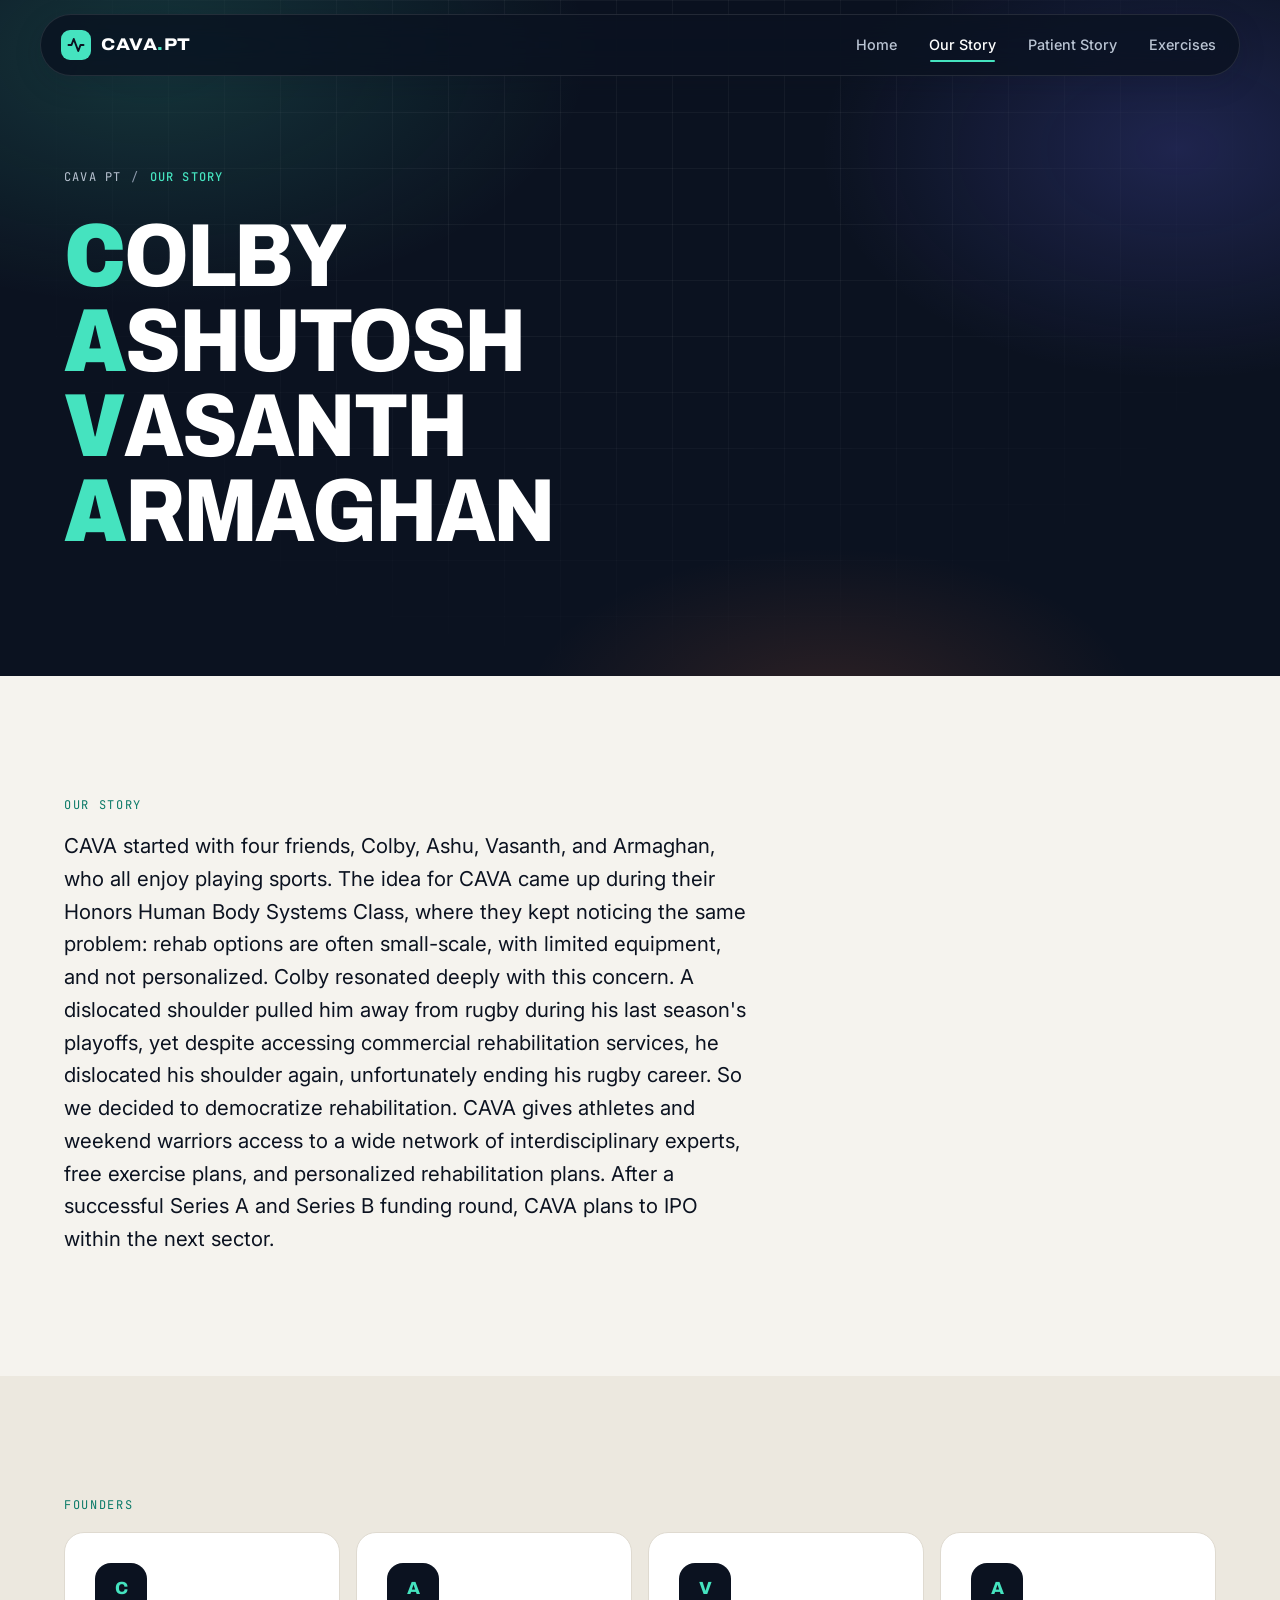
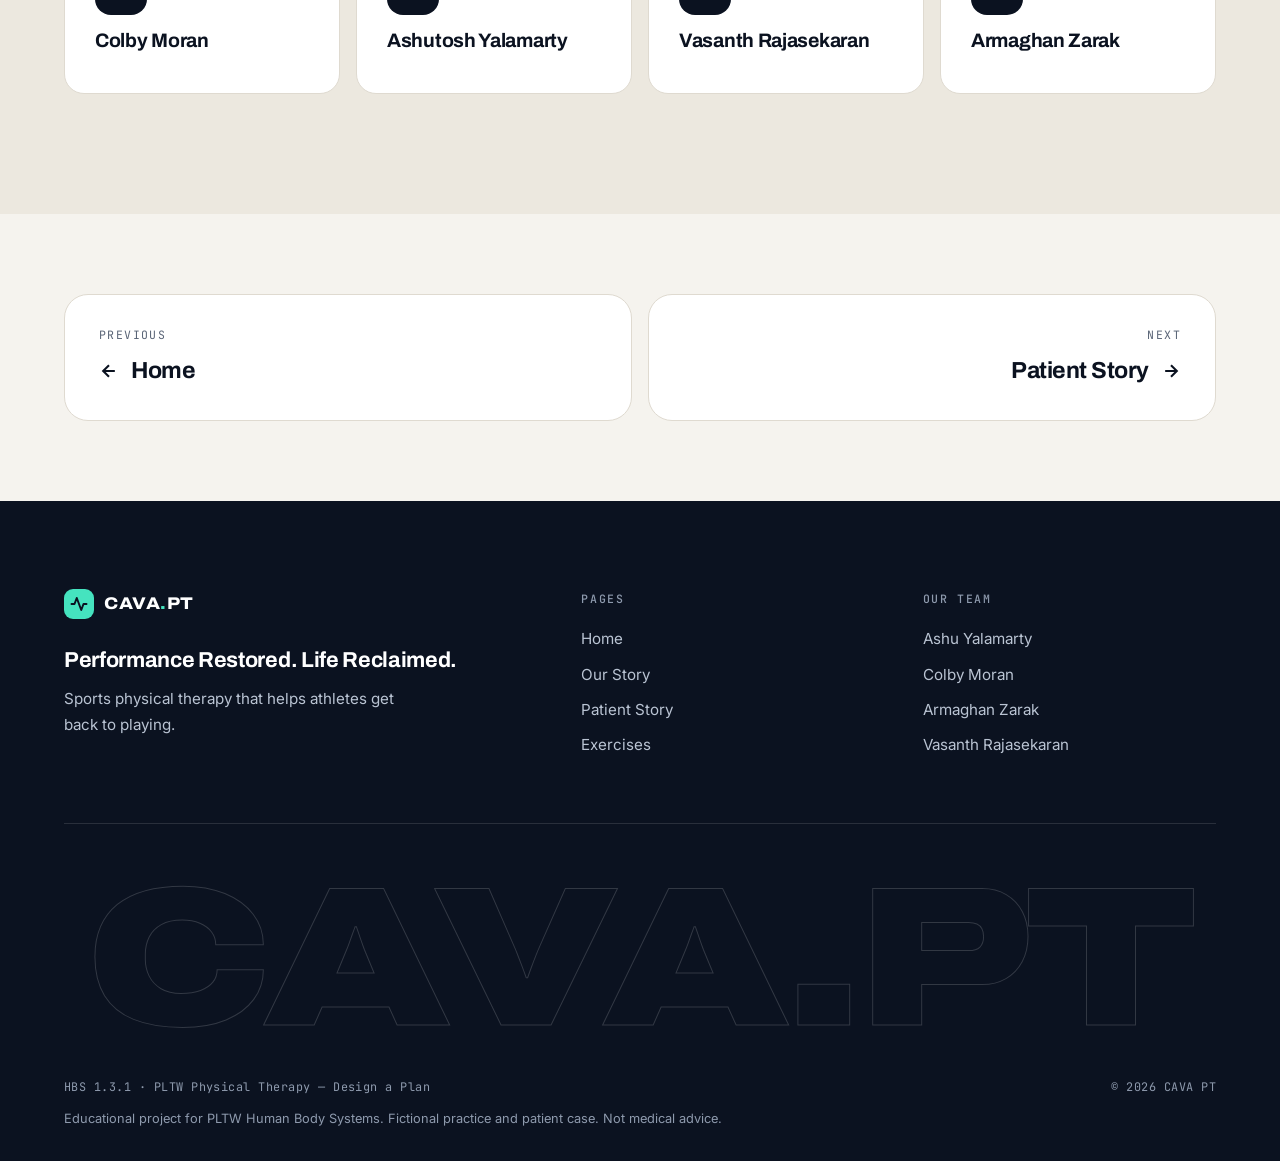
<file: our-story.html>
<!DOCTYPE html>
<html lang="en">
<head>
  <meta charset="UTF-8">
  <meta name="viewport" content="width=device-width, initial-scale=1.0">
  <meta name="robots" content="noindex, nofollow">
  <title>Our Story — CAVA PT</title>
  <meta name="description" content="How four friends in an Honors Human Body Systems class started CAVA.">
  <script>document.documentElement.classList.add('js')</script>
  <link rel="preconnect" href="https://fonts.googleapis.com">
  <link rel="preconnect" href="https://fonts.gstatic.com" crossorigin>
  <link rel="stylesheet" href="https://fonts.googleapis.com/css2?family=Archivo:wdth,wght@62..125,400..900&family=Inter:wght@400;500;600;700&family=JetBrains+Mono:wght@400;500;600&display=swap">
  <link rel="stylesheet" href="styles.css">
  <link rel="stylesheet" href="cava.css">
</head>
<body>

<div class="progress" aria-hidden="true"></div>
<a class="skip" href="#main">Skip to content</a>

<header class="nav">
  <div class="nav__bar">
    <a href="index.html" class="brand" aria-label="CAVA PT home">
      <span class="brand__mark"><svg width="18" height="18" viewBox="0 0 24 24" fill="none" stroke="currentColor" stroke-width="2.6" stroke-linecap="round" stroke-linejoin="round"><polyline points="2 12 6 12 9 4 15 20 18 12 22 12"/></svg></span>
      CAVA<span class="brand__dot">.</span>PT
    </a>
    <button class="nav__toggle" aria-expanded="false" aria-controls="nav-links" aria-label="Toggle menu"><span></span><span></span></button>
    <ul class="nav__links" id="nav-links">
      <li><a href="index.html">Home</a></li>
      <li><a href="our-story.html" aria-current="page">Our Story</a></li>
      <li><a href="success-story.html">Patient Story</a></li>
      <li><a href="exercises.html" >Exercises</a></li>
    </ul>
  </div>
</header>

<main id="main">

  <section class="page-hero">
    <div class="glow"></div><div class="gridlines"></div>
    <div class="wrap">
      <div class="crumbs"><a href="index.html">CAVA PT</a><span>/</span><b>Our Story</b></div>
      <h1 class="cava-word" aria-label="CAVA: Colby, Ashutosh, Vasanth, Armaghan">
        <span aria-hidden="true"><b>C</b><i>olby</i></span>
        <span aria-hidden="true"><b>A</b><i>shutosh</i></span>
        <span aria-hidden="true"><b>V</b><i>asanth</i></span>
        <span aria-hidden="true"><b>A</b><i>rmaghan</i></span>
      </h1>
    </div>
  </section>

  <section class="section">
    <div class="wrap ed">
      <div class="ed__narrow" style="grid-column: 1 / span 8">
        <span class="kicker">Our Story</span>
        <p class="team-text">CAVA started with four friends, Colby, Ashu, Vasanth, and Armaghan, who all enjoy playing sports. The idea for CAVA came up during their Honors Human Body Systems Class, where they kept noticing the same problem: rehab options are often small-scale, with limited equipment, and not personalized. Colby resonated deeply with this concern. A dislocated shoulder pulled him away from rugby during his last season's playoffs, yet despite accessing commercial rehabilitation services, he dislocated his shoulder again, unfortunately ending his rugby career. So we decided to democratize rehabilitation. CAVA gives athletes and weekend warriors access to a wide network of interdisciplinary experts, free exercise plans, and personalized rehabilitation plans. After a successful Series A and Series B funding round, CAVA plans to IPO within the next sector.<!-- TODO(team): did you mean "within the next year"? "next sector" was left as written. --></p>
      </div>
    </div>
  </section>

  <section class="section section--paper2">
    <div class="wrap">
      <span class="kicker">Founders</span>
      <div class="founders" style="margin-top:16px">
        <article class="card"><span class="mono" aria-hidden="true">C</span><h3 class="card__title" style="margin-top:14px">Colby Moran</h3><!-- TODO(team): add Colby's role line --></article>
        <article class="card"><span class="mono" aria-hidden="true">A</span><h3 class="card__title" style="margin-top:14px">Ashutosh Yalamarty</h3><!-- TODO(team): add Ashu's role line --></article>
        <article class="card"><span class="mono" aria-hidden="true">V</span><h3 class="card__title" style="margin-top:14px">Vasanth Rajasekaran</h3><!-- TODO(team): add Vasanth's role line --></article>
        <article class="card"><span class="mono" aria-hidden="true">A</span><h3 class="card__title" style="margin-top:14px">Armaghan Zarak</h3><!-- TODO(team): add Armaghan's role line --></article>
      </div>
    </div>
  </section>

  <section class="section section--tight">
    <div class="wrap">
      <nav class="pager" aria-label="Page navigation">
        <a href="index.html" class="prev"><span class="pager__label">Previous</span><span class="pager__title"><svg width="20" height="20" fill="none" stroke="currentColor" stroke-width="2.5" viewBox="0 0 24 24"><path d="M19 12H5M12 19l-7-7 7-7"/></svg>Home</span></a>
        <a href="success-story.html" class="next"><span class="pager__label">Next</span><span class="pager__title">Patient Story<svg width="20" height="20" fill="none" stroke="currentColor" stroke-width="2.5" viewBox="0 0 24 24"><path d="M5 12h14M12 5l7 7-7 7"/></svg></span></a>
      </nav>
    </div>
  </section>

</main>

<footer class="footer">
  <div class="wrap">
    <div class="footer__top">
      <div>
        <a href="index.html" class="brand"><span class="brand__mark"><svg width="18" height="18" viewBox="0 0 24 24" fill="none" stroke="currentColor" stroke-width="2.6" stroke-linecap="round" stroke-linejoin="round"><polyline points="2 12 6 12 9 4 15 20 18 12 22 12"/></svg></span>CAVA<span class="brand__dot">.</span>PT</a>
        <p class="footer__tag">Performance Restored. Life Reclaimed.</p>
        <p class="footer__note">Sports physical therapy that helps athletes get back to playing.</p>
      </div>
      <div>
        <h4>Pages</h4>
        <ul><li><a href="index.html">Home</a></li><li><a href="our-story.html">Our Story</a></li><li><a href="success-story.html">Patient Story</a></li><li><a href="exercises.html">Exercises</a></li></ul>
      </div>
      <div>
        <h4>Our Team</h4>
        <ul><li>Ashu Yalamarty</li><li>Colby Moran</li><li>Armaghan Zarak</li><li>Vasanth Rajasekaran</li></ul>
      </div>
    </div>
    <div class="footer__word" aria-hidden="true">CAVA.PT</div>
    <div class="footer__bottom"><span>HBS 1.3.1 · PLTW Physical Therapy — Design a Plan</span><span>&copy; 2026 CAVA PT</span></div>
    <p class="disclaimer">Educational project for PLTW Human Body Systems. Fictional practice and patient case. Not medical advice.</p>
  </div>
</footer>

<script src="main.js"></script>
<script src="cava.js"></script>
</body>
</html>
</file>
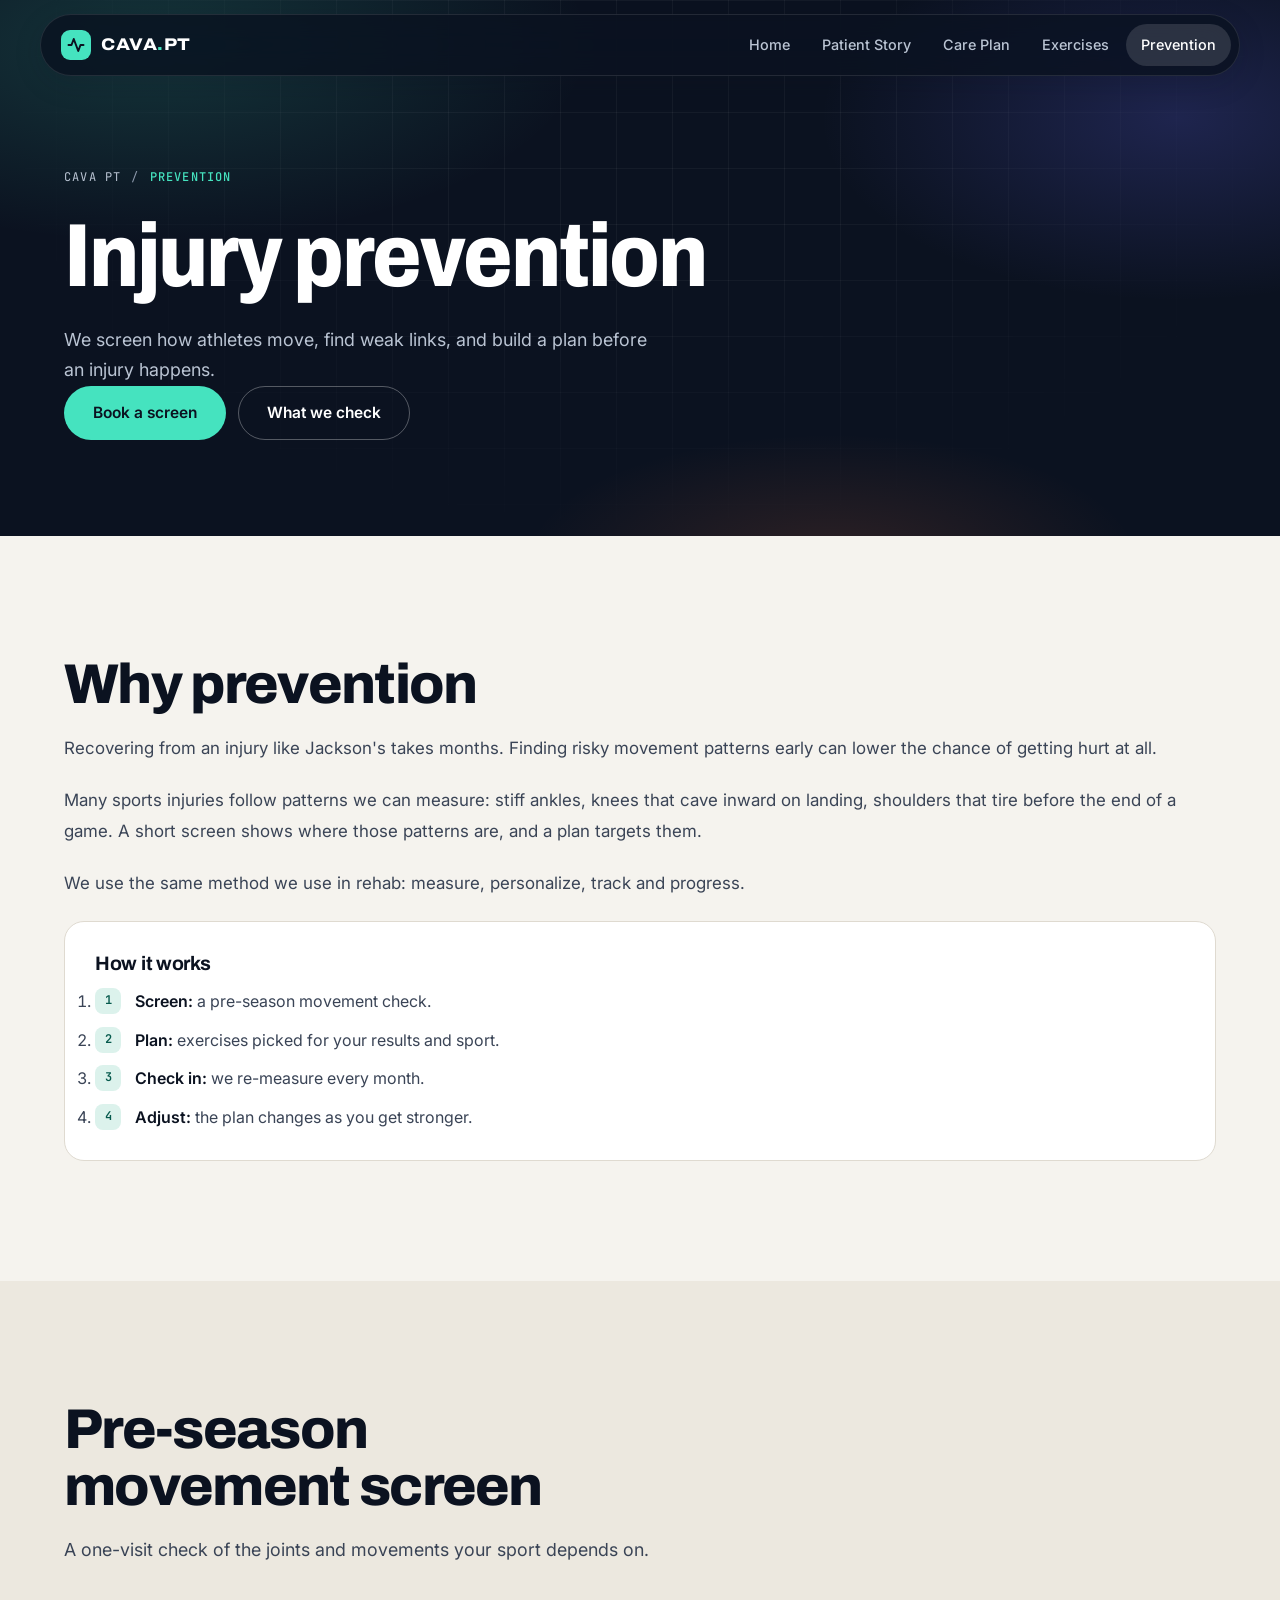
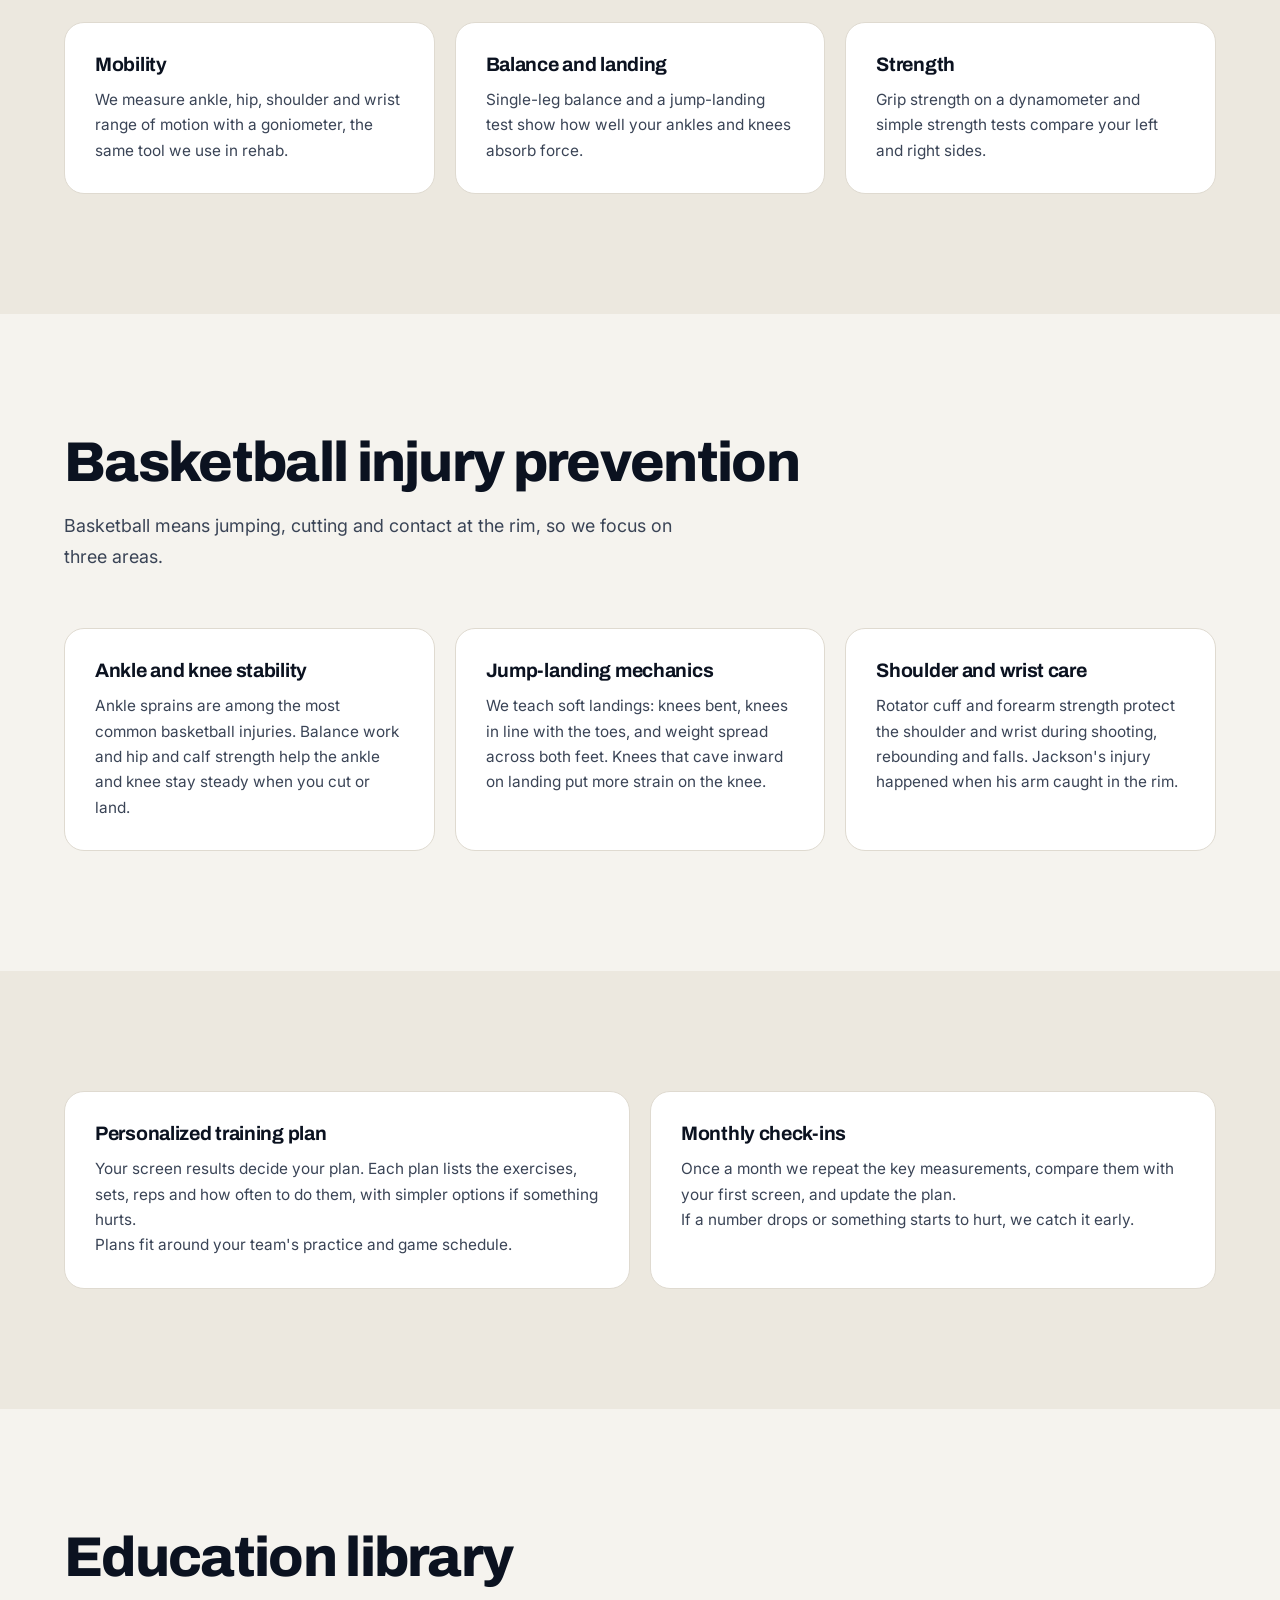
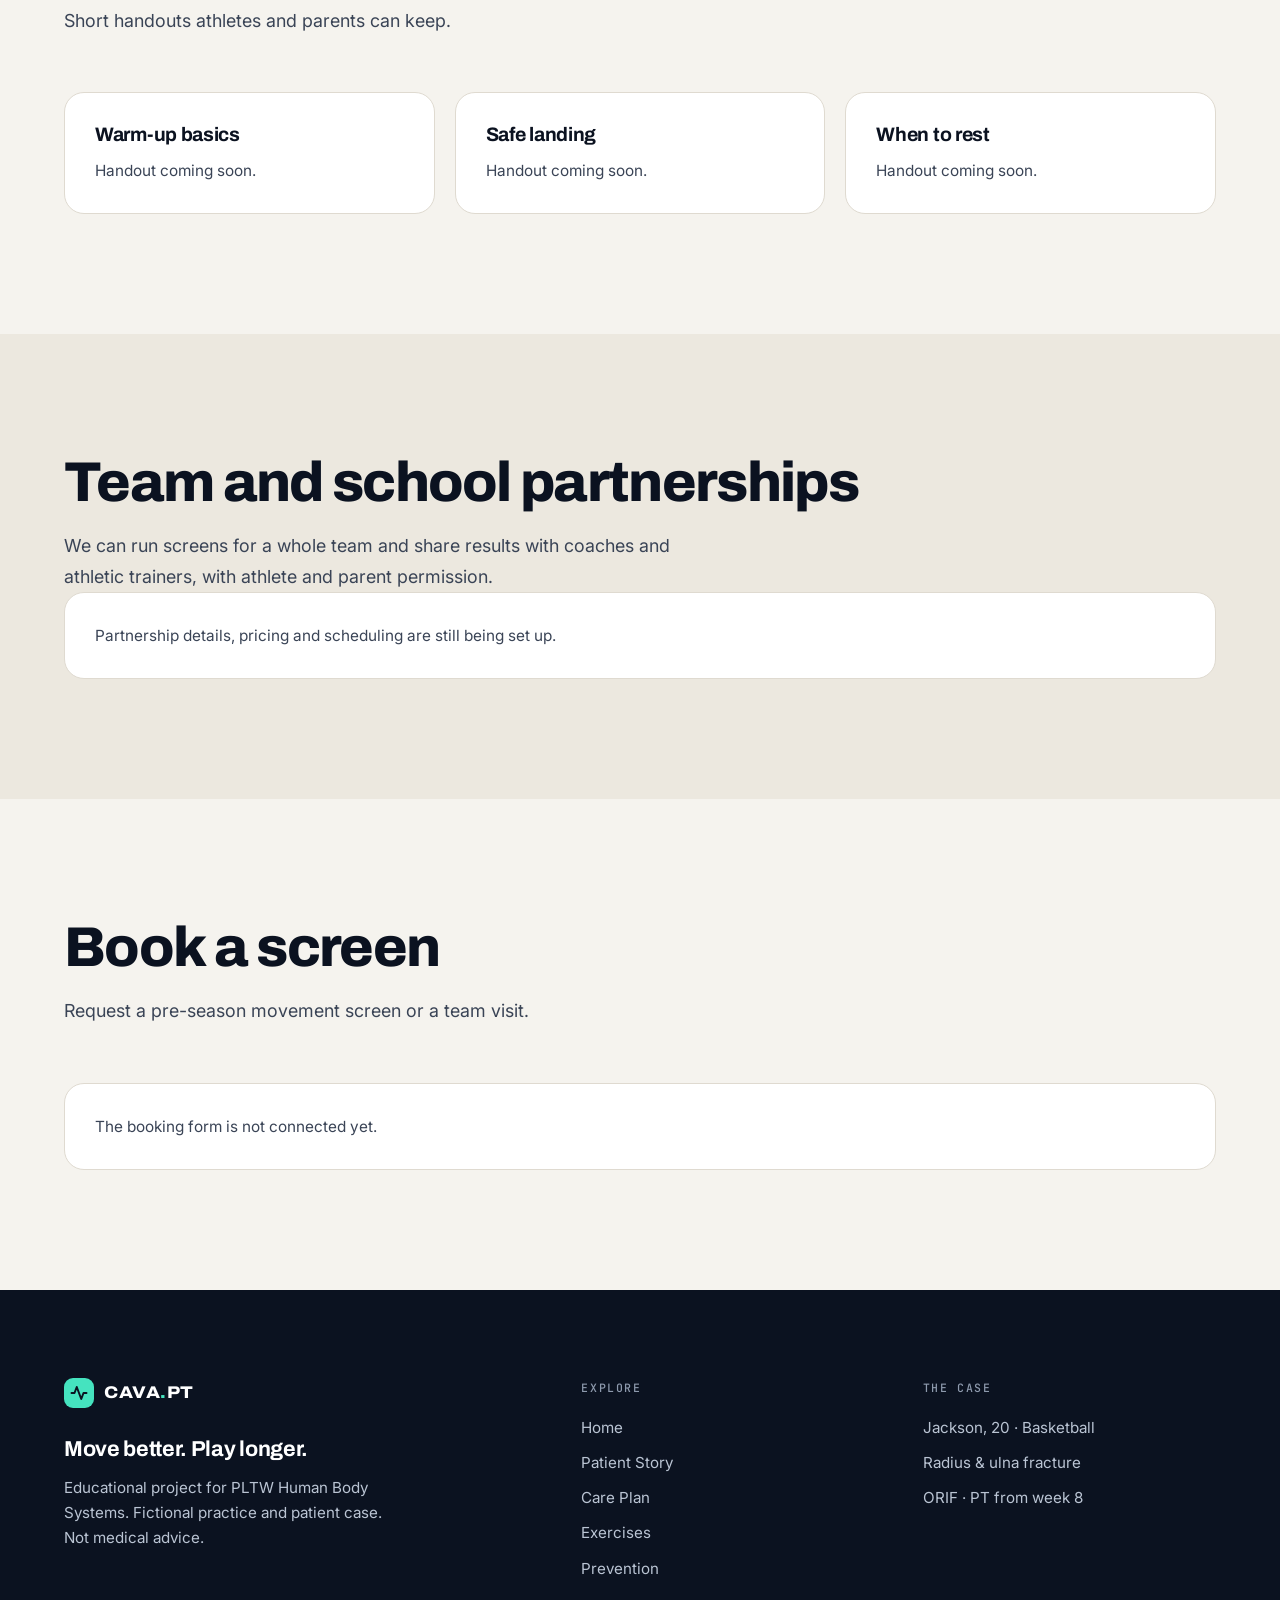
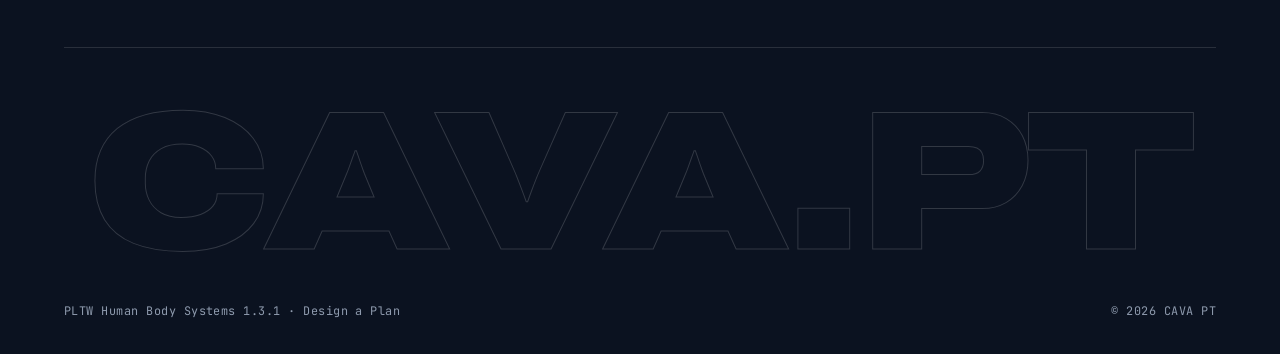
<file: prevention.html>
<!DOCTYPE html>
<html lang="en">
<head>
  <meta charset="UTF-8">
  <meta name="viewport" content="width=device-width, initial-scale=1.0">
  <title>Injury prevention · CAVA PT</title>
  <meta name="description" content="Pre-season movement screens, basketball injury prevention and personal training plans for athletes at CAVA PT.">
  <script>document.documentElement.classList.add('js')</script>
  <link rel="preconnect" href="https://fonts.googleapis.com">
  <link rel="preconnect" href="https://fonts.gstatic.com" crossorigin>
  <link rel="stylesheet" href="https://fonts.googleapis.com/css2?family=Archivo:wdth,wght@62..125,400..900&family=Inter:wght@400;500;600;700&family=JetBrains+Mono:wght@400;500;600&display=swap">
  <link rel="stylesheet" href="styles.css">
</head>
<body>

<div class="progress" aria-hidden="true"></div>
<a class="skip" href="#main">Skip to content</a>

<header class="nav">
  <div class="nav__bar">
    <a href="index.html" class="brand" aria-label="CAVA PT home">
      <span class="brand__mark"><svg width="18" height="18" viewBox="0 0 24 24" fill="none" stroke="currentColor" stroke-width="2.6" stroke-linecap="round" stroke-linejoin="round"><polyline points="2 12 6 12 9 4 15 20 18 12 22 12"/></svg></span>
      CAVA<span class="brand__dot">.</span>PT
    </a>
    <button class="nav__toggle" aria-expanded="false" aria-controls="nav-links" aria-label="Toggle menu"><span></span><span></span></button>
    <ul class="nav__links" id="nav-links">
      <li><a href="index.html">Home</a></li>
      <li><a href="success-story.html">Patient Story</a></li>
      <li><a href="care-plan.html">Care Plan</a></li>
      <li><a href="exercises.html">Exercises</a></li>
      <li><a href="prevention.html" aria-current="page">Prevention</a></li>
    </ul>
  </div>
</header>

<main id="main">

  <section class="page-hero">
    <div class="glow"></div><div class="gridlines"></div>
    <div class="wrap">
      <div class="crumbs"><a href="index.html">CAVA PT</a><span>/</span><b>Prevention</b></div>
      <h1>Injury prevention</h1>
      <p class="lead">We screen how athletes move, find weak links, and build a plan before an injury happens.</p>
      <div class="hero__actions">
        <a href="#book" class="btn btn--mint">Book a screen</a>
        <a href="#screen" class="btn btn--ghost">What we check</a>
      </div>
    </div>
  </section>

  <!-- WHY -->
  <section class="section" id="why">
    <div class="wrap split">
      <div>
        <h2 class="title reveal">Why prevention</h2>
        <div class="prose">
          <p class="big reveal">Recovering from an injury like Jackson's takes months. Finding risky movement patterns early can lower the chance of getting hurt at all.</p>
          <p class="reveal">Many sports injuries follow patterns we can measure: stiff ankles, knees that cave inward on landing, shoulders that tire before the end of a game. A short screen shows where those patterns are, and a plan targets them.</p>
          <p class="reveal">We use the same method we use in rehab: measure, personalize, track and progress.</p>
        </div>
      </div>
      <aside class="card reveal" aria-label="How prevention works">
        <h3 class="card__title">How it works</h3>
        <ol class="steps-list">
          <li><strong>Screen:</strong> a pre-season movement check.</li>
          <li><strong>Plan:</strong> exercises picked for your results and sport.</li>
          <li><strong>Check in:</strong> we re-measure every month.</li>
          <li><strong>Adjust:</strong> the plan changes as you get stronger.</li>
        </ol>
      </aside>
    </div>
  </section>

  <!-- SCREEN -->
  <section class="section section--paper2" id="screen">
    <div class="wrap">
      <div class="section-head">
        <h2 class="title reveal">Pre-season movement screen</h2>
        <p class="lead reveal">A one-visit check of the joints and movements your sport depends on.</p>
      </div>
      <div class="grid grid-3">
        <article class="card reveal"><h3 class="card__title">Mobility</h3><p>We measure ankle, hip, shoulder and wrist range of motion with a goniometer, the same tool we use in rehab.</p></article>
        <article class="card reveal"><h3 class="card__title">Balance and landing</h3><p>Single-leg balance and a jump-landing test show how well your ankles and knees absorb force.</p></article>
        <article class="card reveal"><h3 class="card__title">Strength</h3><p>Grip strength on a dynamometer and simple strength tests compare your left and right sides.</p></article>
      </div>
      <!-- TODO: Confirm the exact screen tests, length of visit and cost with the practice before publishing. -->
    </div>
  </section>

  <!-- BASKETBALL -->
  <section class="section" id="basketball">
    <div class="wrap">
      <div class="section-head">
        <h2 class="title reveal">Basketball injury prevention</h2>
        <p class="lead reveal">Basketball means jumping, cutting and contact at the rim, so we focus on three areas.</p>
      </div>
      <div class="grid grid-3">
        <article class="card reveal">
          <h3 class="card__title">Ankle and knee stability</h3>
          <p>Ankle sprains are among the most common basketball injuries. Balance work and hip and calf strength help the ankle and knee stay steady when you cut or land.</p>
        </article>
        <article class="card reveal">
          <h3 class="card__title">Jump-landing mechanics</h3>
          <p>We teach soft landings: knees bent, knees in line with the toes, and weight spread across both feet. Knees that cave inward on landing put more strain on the knee.</p>
        </article>
        <article class="card reveal">
          <h3 class="card__title">Shoulder and wrist care</h3>
          <p>Rotator cuff and forearm strength protect the shoulder and wrist during shooting, rebounding and falls. Jackson's injury happened when his arm caught in the rim.</p>
        </article>
      </div>
    </div>
  </section>

  <!-- PLAN + CHECK-INS -->
  <section class="section section--paper2" id="plan">
    <div class="wrap">
      <div class="grid grid-2">
        <article class="card reveal">
          <h2 class="card__title">Personalized training plan</h2>
          <p>Your screen results decide your plan. Each plan lists the exercises, sets, reps and how often to do them, with simpler options if something hurts.</p>
          <p>Plans fit around your team's practice and game schedule.</p>
        </article>
        <article class="card reveal">
          <h2 class="card__title">Monthly check-ins</h2>
          <p>Once a month we repeat the key measurements, compare them with your first screen, and update the plan.</p>
          <p>If a number drops or something starts to hurt, we catch it early.</p>
        </article>
      </div>
    </div>
  </section>

  <!-- LIBRARY -->
  <section class="section" id="library">
    <div class="wrap">
      <div class="section-head">
        <h2 class="title reveal">Education library</h2>
        <p class="lead reveal">Short handouts athletes and parents can keep.</p>
      </div>
      <div class="grid grid-3">
        <article class="card reveal"><h3 class="card__title">Warm-up basics</h3><p>Handout coming soon.</p><!-- TODO: Add the warm-up handout (PDF or page) after PT review. --></article>
        <article class="card reveal"><h3 class="card__title">Safe landing</h3><p>Handout coming soon.</p><!-- TODO: Add the jump-landing handout after PT review. --></article>
        <article class="card reveal"><h3 class="card__title">When to rest</h3><p>Handout coming soon.</p><!-- TODO: Add the rest and recovery handout after PT review. --></article>
      </div>
    </div>
  </section>

  <!-- PARTNERSHIPS -->
  <section class="section section--paper2" id="partners">
    <div class="wrap split">
      <div>
        <h2 class="title reveal">Team and school partnerships</h2>
        <p class="lead reveal">We can run screens for a whole team and share results with coaches and athletic trainers, with athlete and parent permission.</p>
      </div>
      <div class="card reveal">
        <p>Partnership details, pricing and scheduling are still being set up.</p>
        <!-- TODO: Add real partnership details (which schools or teams, what is offered, cost, contact) or remove this section. Do not list partners that do not exist. -->
      </div>
    </div>
  </section>

  <!-- BOOK -->
  <section class="section" id="book">
    <div class="wrap">
      <div class="section-head">
        <h2 class="title reveal">Book a screen</h2>
        <p class="lead reveal">Request a pre-season movement screen or a team visit.</p>
      </div>
      <div class="card reveal">
        <p>The booking form is not connected yet.</p>
        <!-- TODO: Paste the Google Form embed URL into the src below, then remove the "hidden" attribute.
             Example: https://docs.google.com/forms/d/e/FORM_ID/viewform?embedded=true -->
        <div class="embed embed--form" hidden>
          <iframe title="Booking form" src="" loading="lazy"></iframe>
        </div>
      </div>
    </div>
  </section>

</main>

<footer class="footer">
  <div class="wrap">
    <div class="footer__top">
      <div>
        <a href="index.html" class="brand"><span class="brand__mark"><svg width="18" height="18" viewBox="0 0 24 24" fill="none" stroke="currentColor" stroke-width="2.6" stroke-linecap="round" stroke-linejoin="round"><polyline points="2 12 6 12 9 4 15 20 18 12 22 12"/></svg></span>CAVA<span class="brand__dot">.</span>PT</a>
        <p class="footer__tag">Move better. Play longer.</p>
        <p class="footer__note">Educational project for PLTW Human Body Systems. Fictional practice and patient case. Not medical advice.</p>
      </div>
      <div>
        <h4>Explore</h4>
        <ul><li><a href="index.html">Home</a></li><li><a href="success-story.html">Patient Story</a></li><li><a href="care-plan.html">Care Plan</a></li><li><a href="exercises.html">Exercises</a></li><li><a href="prevention.html">Prevention</a></li></ul>
      </div>
      <div>
        <h4>The Case</h4>
        <ul><li>Jackson, 20 · Basketball</li><li>Radius &amp; ulna fracture</li><li>ORIF · PT from week 8</li></ul>
      </div>
    </div>
    <div class="footer__word" aria-hidden="true">CAVA.PT</div>
    <div class="footer__bottom"><span>PLTW Human Body Systems 1.3.1 · Design a Plan</span><span>&copy; 2026 CAVA PT</span></div>
  </div>
</footer>

<script src="main.js"></script>
</body>
</html>
</file>
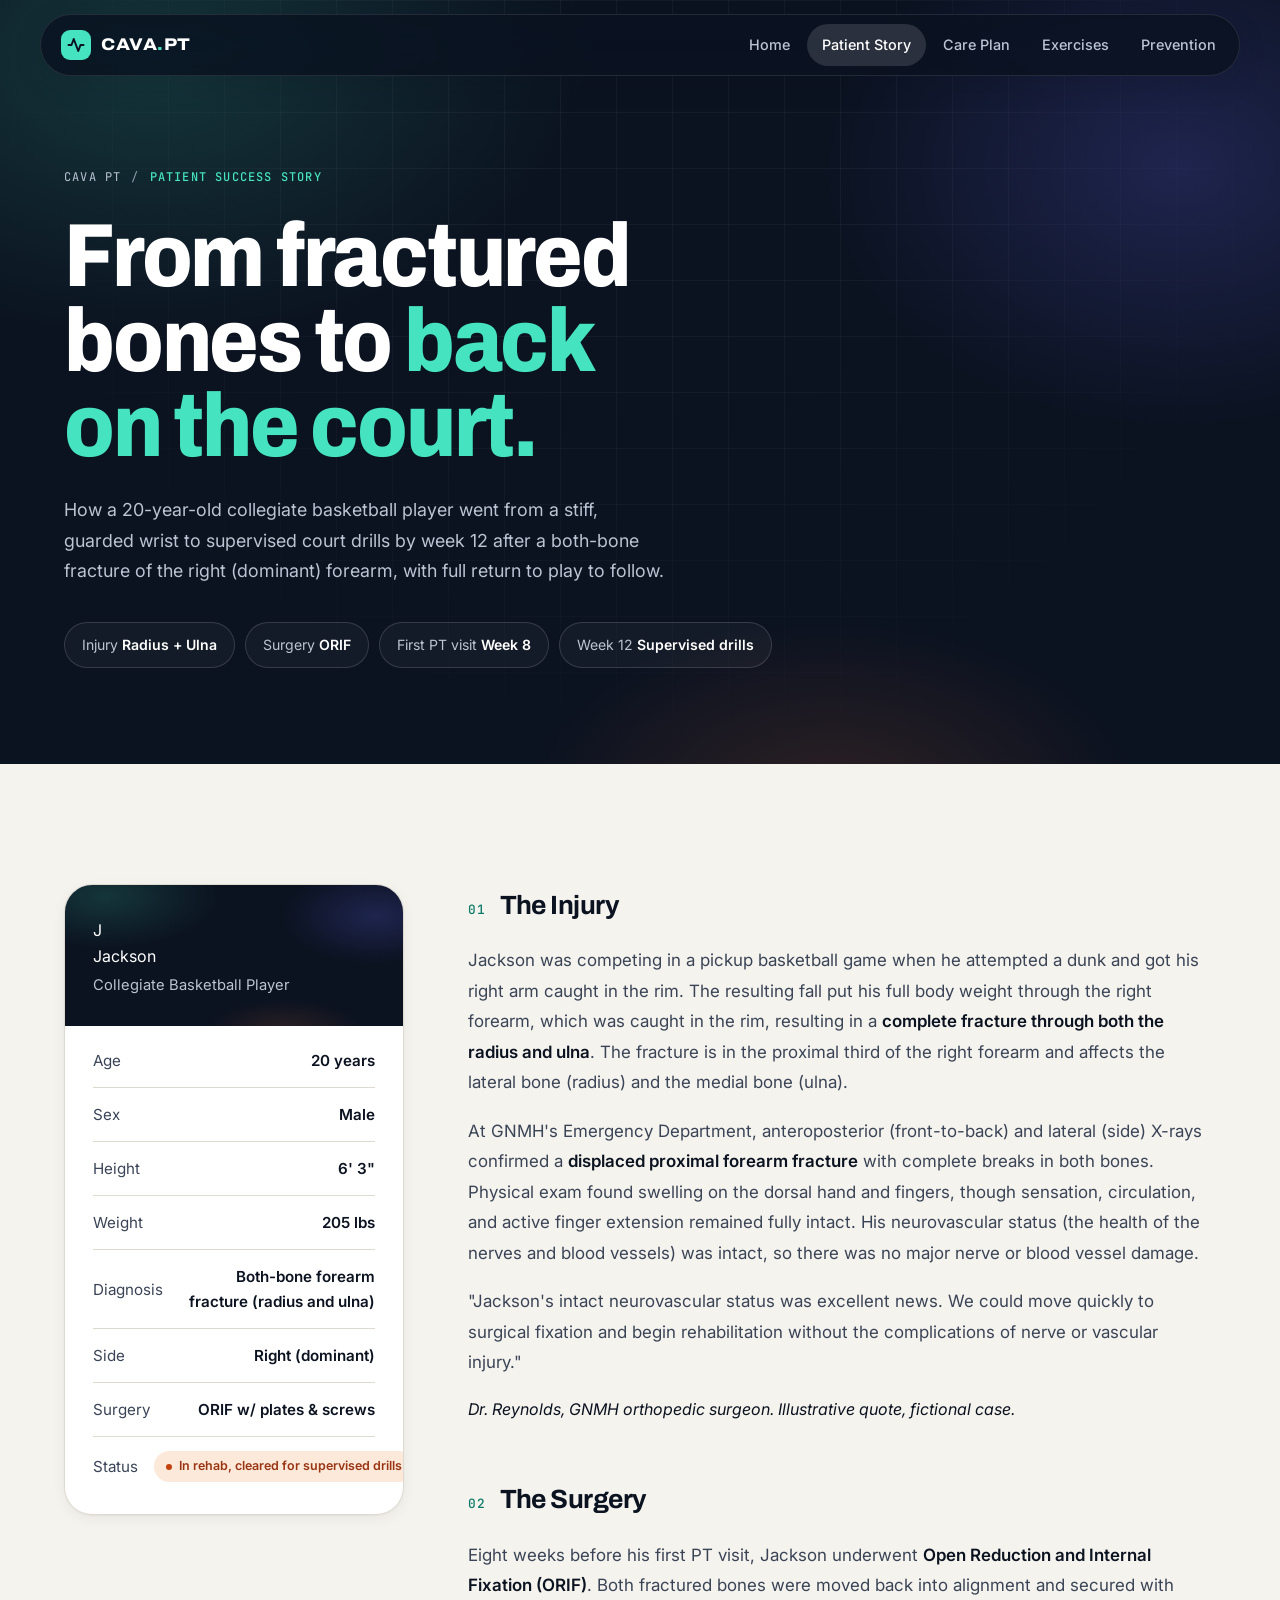
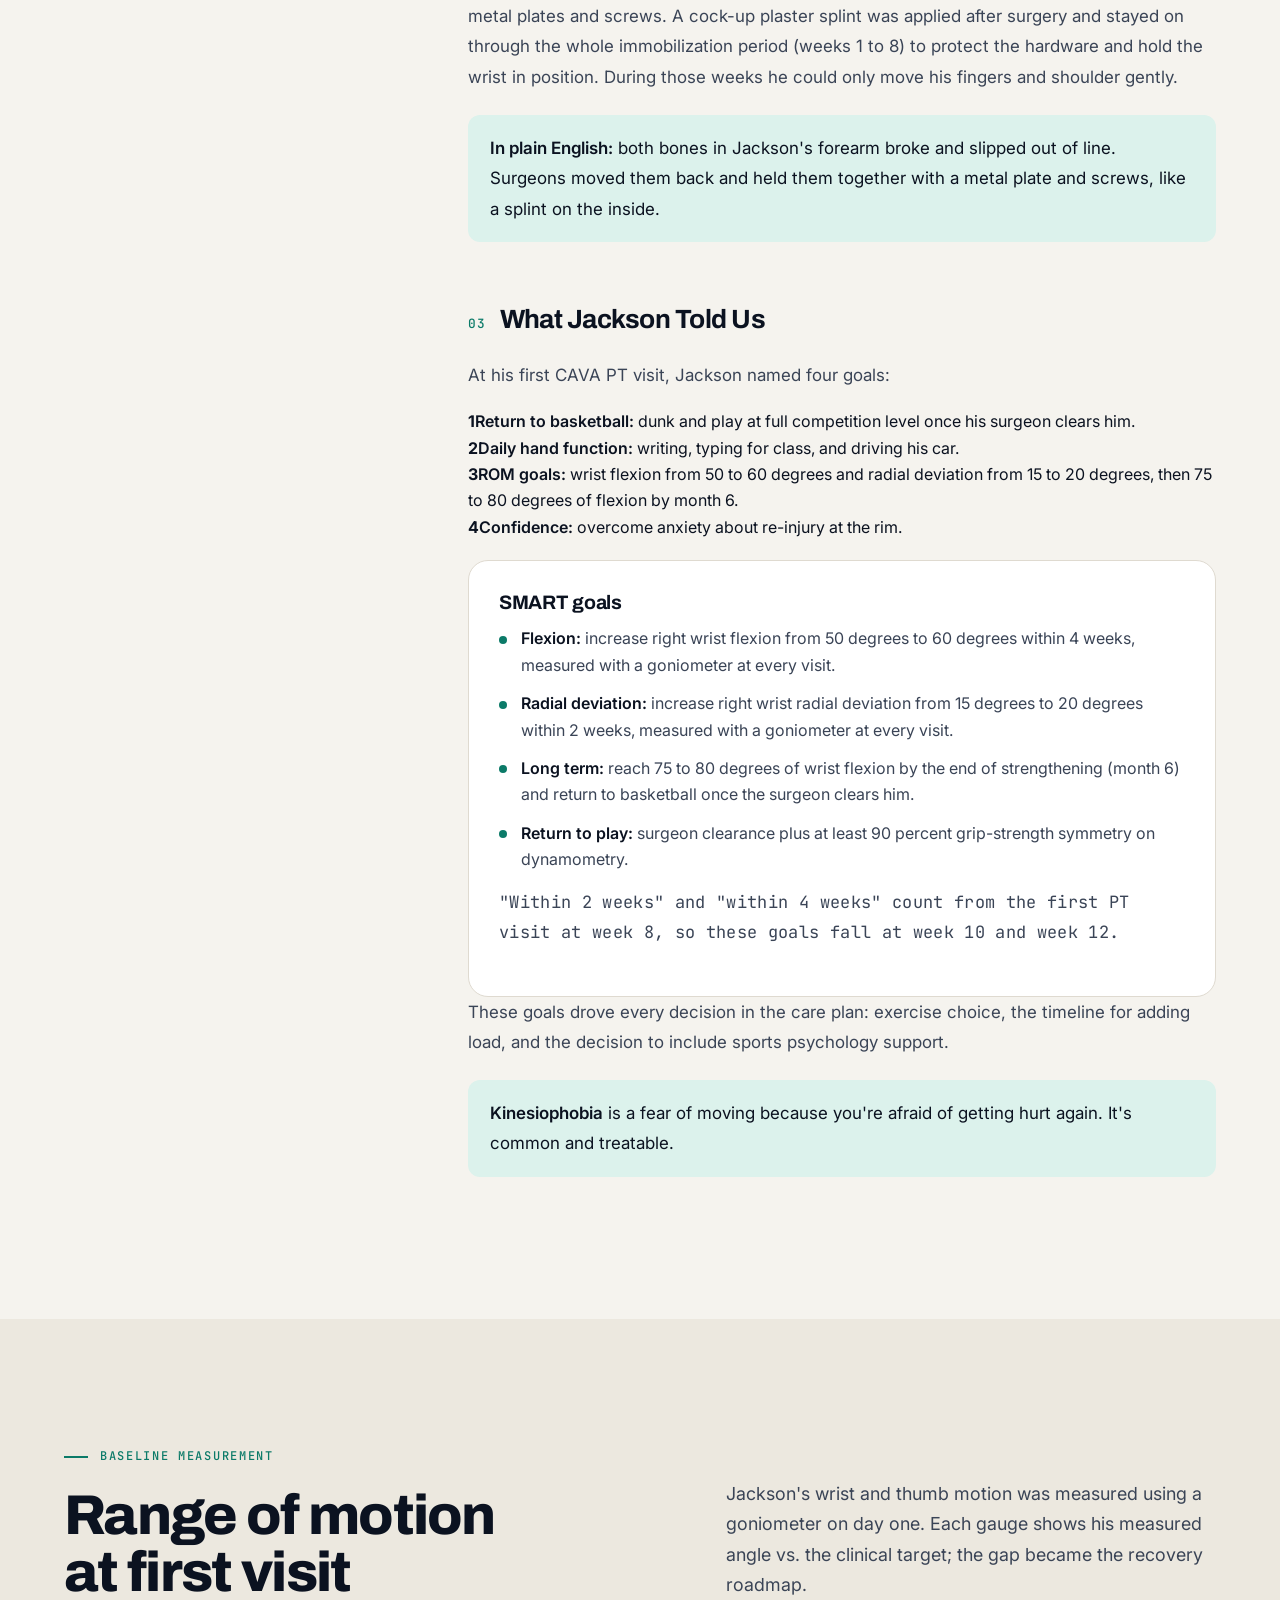
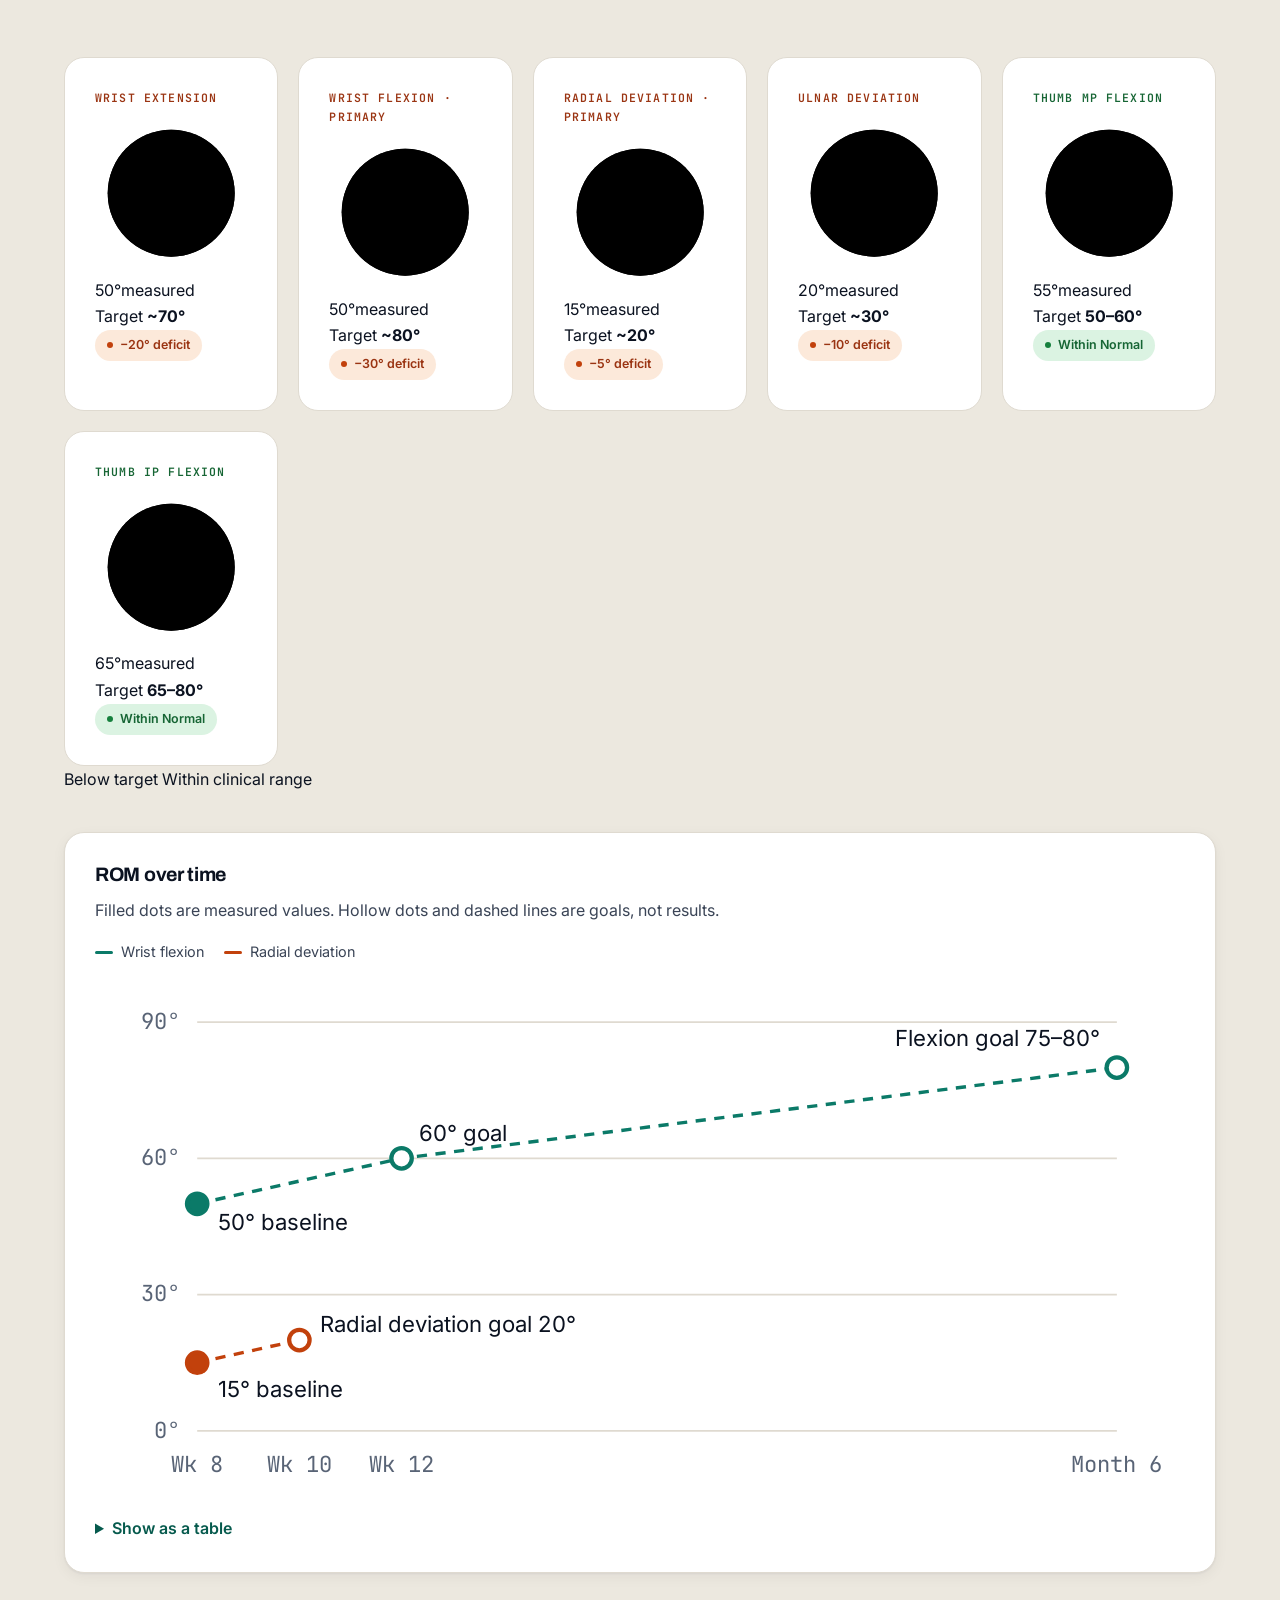
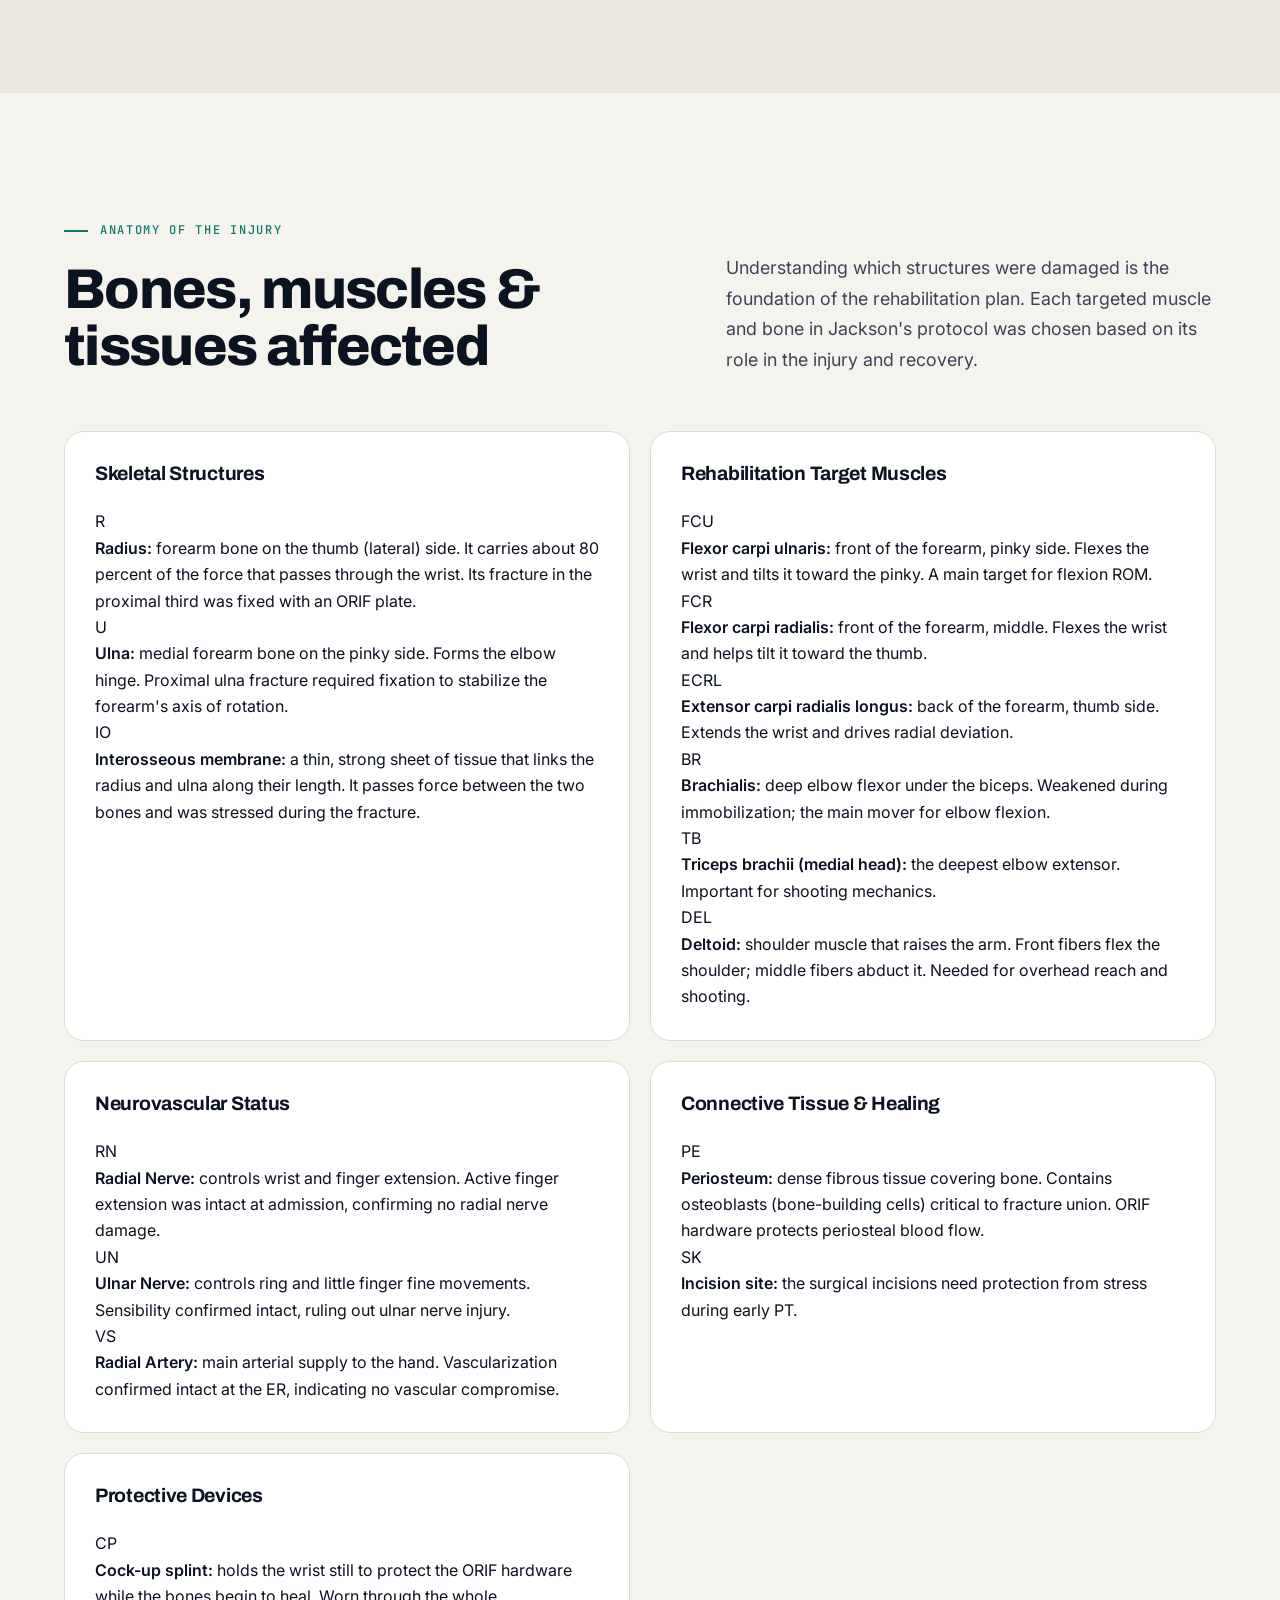
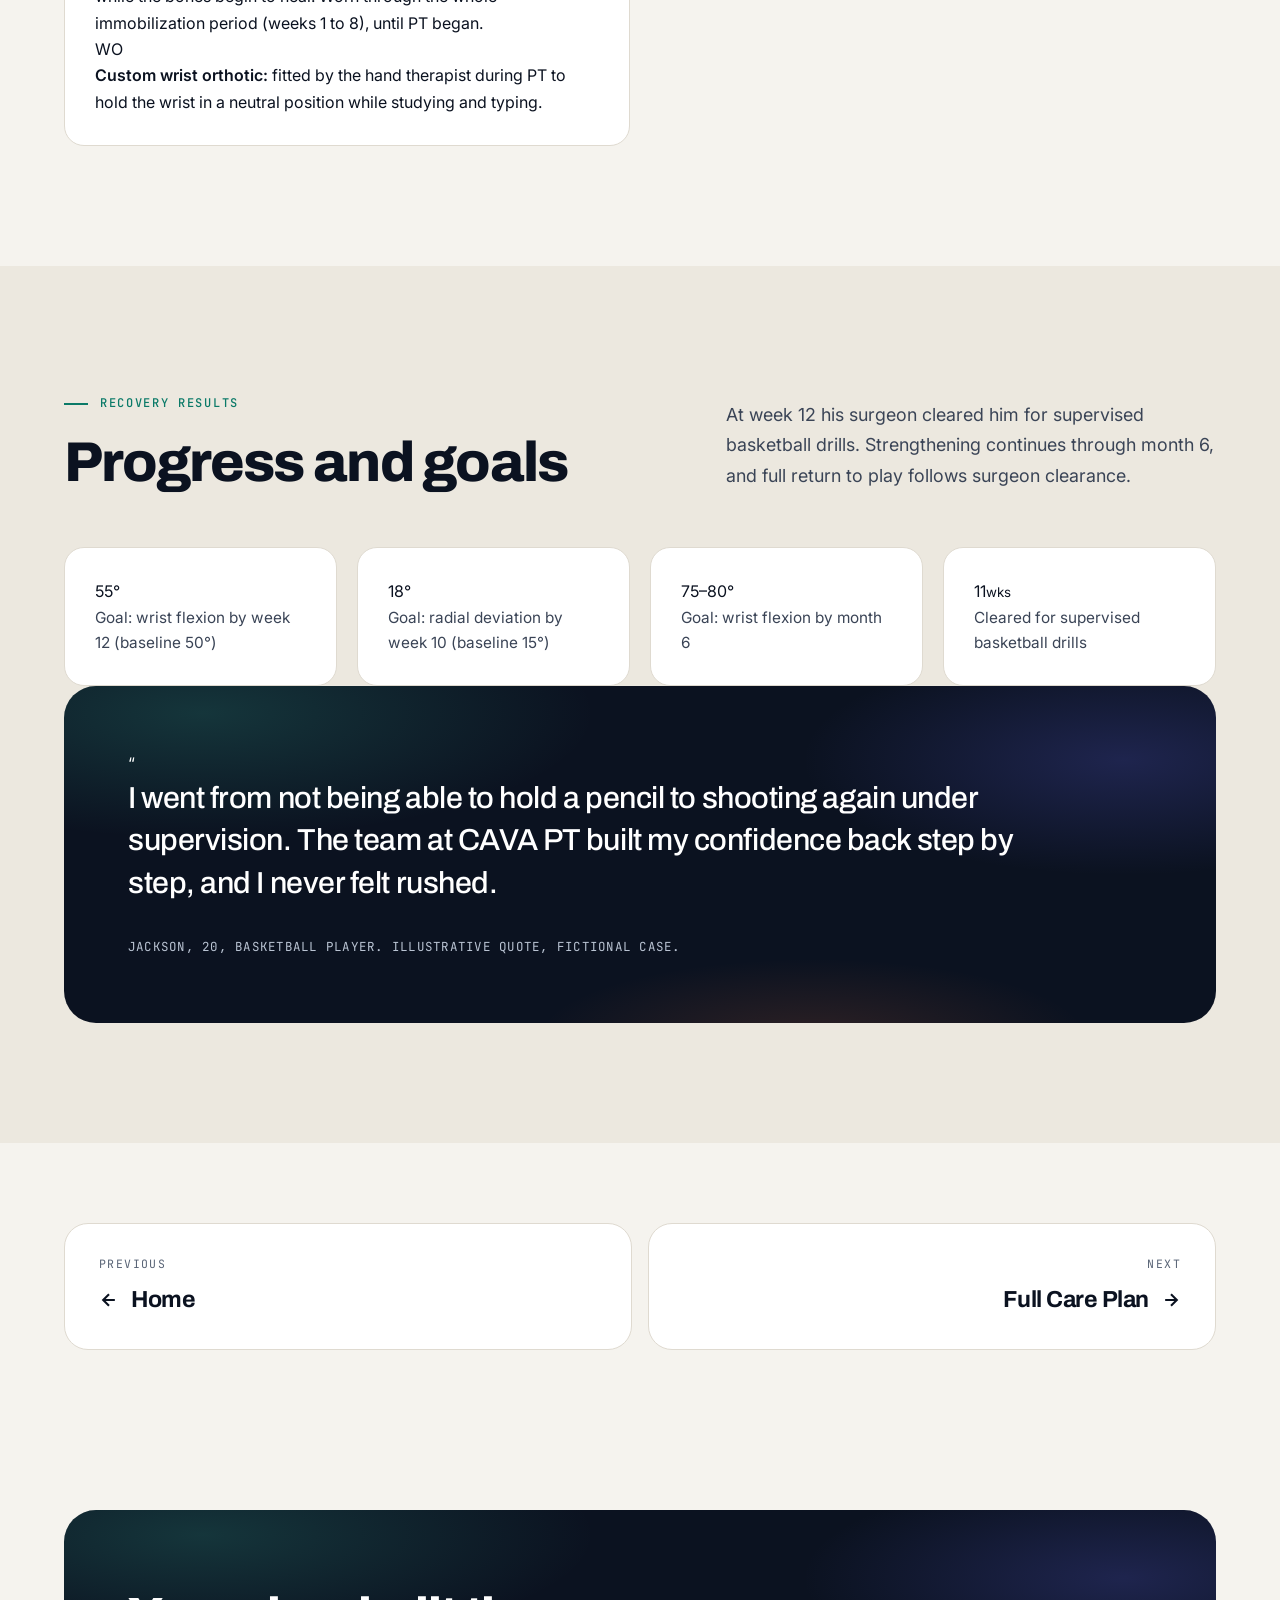
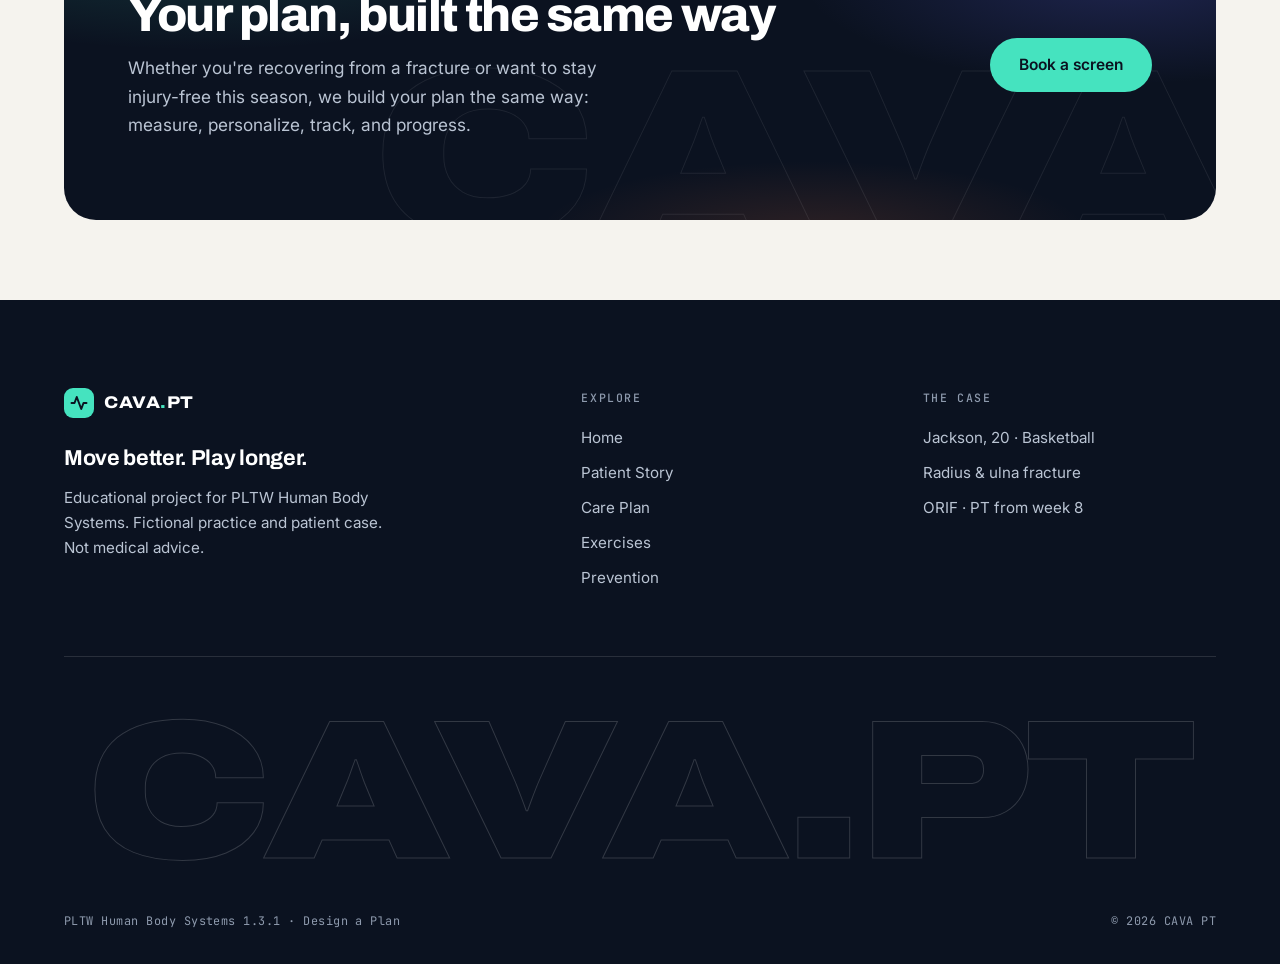
<file: success-story.html>
<!DOCTYPE html>
<html lang="en">
<head>
  <meta charset="UTF-8">
  <meta name="viewport" content="width=device-width, initial-scale=1.0">
  <title>Jackson's story · CAVA PT</title>
  <meta name="description" content="How Jackson, a 20-year-old basketball player, reached supervised court drills at week 12 after a both-bone forearm fracture.">
  <script>document.documentElement.classList.add('js')</script>
  <link rel="preconnect" href="https://fonts.googleapis.com">
  <link rel="preconnect" href="https://fonts.gstatic.com" crossorigin>
  <link rel="stylesheet" href="https://fonts.googleapis.com/css2?family=Archivo:wdth,wght@62..125,400..900&family=Inter:wght@400;500;600;700&family=JetBrains+Mono:wght@400;500;600&display=swap">
  <link rel="stylesheet" href="styles.css">
</head>
<body>

<div class="progress" aria-hidden="true"></div>
<a class="skip" href="#main">Skip to content</a>

<header class="nav">
  <div class="nav__bar">
    <a href="index.html" class="brand" aria-label="CAVA PT home">
      <span class="brand__mark"><svg width="18" height="18" viewBox="0 0 24 24" fill="none" stroke="currentColor" stroke-width="2.6" stroke-linecap="round" stroke-linejoin="round"><polyline points="2 12 6 12 9 4 15 20 18 12 22 12"/></svg></span>
      CAVA<span class="brand__dot">.</span>PT
    </a>
    <button class="nav__toggle" aria-expanded="false" aria-controls="nav-links" aria-label="Toggle menu"><span></span><span></span></button>
    <ul class="nav__links" id="nav-links">
      <li><a href="index.html">Home</a></li>
      <li><a href="success-story.html" aria-current="page">Patient Story</a></li>
      <li><a href="care-plan.html">Care Plan</a></li>
      <li><a href="exercises.html">Exercises</a></li>
      <li><a href="prevention.html">Prevention</a></li>
    </ul>
  </div>
</header>

<main id="main">

  <section class="page-hero">
    <div class="glow"></div><div class="gridlines"></div>
    <div class="wrap">
      <div class="crumbs"><a href="index.html">CAVA PT</a><span>/</span><b>Patient Success Story</b></div>
      <h1>From fractured bones to <span class="hl">back on the court.</span></h1>
      <p class="lead">How a 20-year-old collegiate basketball player went from a stiff, guarded wrist to supervised court drills by week 12 after a both-bone fracture of the right (dominant) forearm, with full return to play to follow.</p>
      <div class="meta-row">
        <span class="meta">Injury <b>Radius + Ulna</b></span>
        <span class="meta">Surgery <b>ORIF</b></span>
        <span class="meta">First PT visit <b>Week 8</b></span>
        <span class="meta">Week 12 <b>Supervised drills</b></span>
      </div>
    </div>
  </section>

  <!-- PROFILE + STORY -->
  <section class="section">
    <div class="wrap story-grid">
      <aside class="profile reveal" aria-label="Patient profile">
        <div class="profile__top">
          <div class="glow"></div>
          <div class="profile__avatar">J</div>
          <div class="profile__name">Jackson</div>
          <div class="profile__sub">Collegiate Basketball Player</div>
        </div>
        <div class="profile__body">
          <ul class="kv">
            <li><span class="k">Age</span><span class="v">20 years</span></li>
            <li><span class="k">Sex</span><span class="v">Male</span></li>
            <li><span class="k">Height</span><span class="v">6' 3"</span></li>
            <li><span class="k">Weight</span><span class="v">205 lbs</span></li>
            <li><span class="k">Diagnosis</span><span class="v">Both-bone forearm fracture (radius and ulna)</span></li>
            <li><span class="k">Side</span><span class="v">Right (dominant)</span></li>
            <li><span class="k">Surgery</span><span class="v">ORIF w/ plates &amp; screws</span></li>
            <li><span class="k">Status</span><span class="status p2">In rehab, cleared for supervised drills</span></li>
          </ul>
        </div>
      </aside>

      <div class="story">
        <h3 class="reveal"><span>01</span>The Injury</h3>
        <p class="reveal">Jackson was competing in a pickup basketball game when he attempted a dunk and got his right arm caught in the rim. The resulting fall put his full body weight through the right forearm, which was caught in the rim, resulting in a <strong>complete fracture through both the radius and ulna</strong>. The fracture is in the proximal third of the right forearm and affects the lateral bone (radius) and the medial bone (ulna).</p>
        <p class="reveal">At GNMH's Emergency Department, anteroposterior (front-to-back) and lateral (side) X-rays confirmed a <strong>displaced proximal forearm fracture</strong> with complete breaks in both bones. Physical exam found swelling on the dorsal hand and fingers, though sensation, circulation, and active finger extension remained fully intact. His neurovascular status (the health of the nerves and blood vessels) was intact, so there was no major nerve or blood vessel damage.</p>
        <figure class="callout reveal">
          <p>"Jackson's intact neurovascular status was excellent news. We could move quickly to surgical fixation and begin rehabilitation without the complications of nerve or vascular injury."</p>
          <cite>Dr. Reynolds, GNMH orthopedic surgeon. Illustrative quote, fictional case.</cite>
          <!-- TODO: Confirm the Dr. Reynolds / GNMH quote against the PLTW 1.3.1 case file. If it is not in the file, keep the "Illustrative quote" label or remove the quote. -->
        </figure>

        <h3 class="reveal"><span>02</span>The Surgery</h3>
        <p class="reveal">Eight weeks before his first PT visit, Jackson underwent <strong>Open Reduction and Internal Fixation (ORIF)</strong>. Both fractured bones were moved back into alignment and secured with metal plates and screws. A cock-up plaster splint was applied after surgery and stayed on through the whole immobilization period (weeks 1 to 8) to protect the hardware and hold the wrist in position. During those weeks he could only move his fingers and shoulder gently.</p>
        <aside class="plain reveal" aria-label="Plain-language note">
          <p><strong>In plain English:</strong> both bones in Jackson's forearm broke and slipped out of line. Surgeons moved them back and held them together with a metal plate and screws, like a splint on the inside.</p>
        </aside>

        <h3 class="reveal"><span>03</span>What Jackson Told Us</h3>
        <p class="reveal">At his first CAVA PT visit, Jackson named four goals:</p>
        <ul class="goals-list reveal">
          <li><b>1</b><span><strong>Return to basketball:</strong> dunk and play at full competition level once his surgeon clears him.</span></li>
          <li><b>2</b><span><strong>Daily hand function:</strong> writing, typing for class, and driving his car.</span></li>
          <li><b>3</b><span><strong>ROM goals:</strong> wrist flexion from 50 to 60 degrees and radial deviation from 15 to 20 degrees, then 75 to 80 degrees of flexion by month 6.</span></li>
          <li><b>4</b><span><strong>Confidence:</strong> overcome anxiety about re-injury at the rim.</span></li>
        </ul>
        <div class="smart reveal" aria-labelledby="smart-title">
          <h4 class="card__title" id="smart-title">SMART goals</h4>
          <ul class="smart__list">
            <li><strong>Flexion:</strong> increase right wrist flexion from 50 degrees to 60 degrees within 4 weeks, measured with a goniometer at every visit.</li>
            <li><strong>Radial deviation:</strong> increase right wrist radial deviation from 15 degrees to 20 degrees within 2 weeks, measured with a goniometer at every visit.</li>
            <li><strong>Long term:</strong> reach 75 to 80 degrees of wrist flexion by the end of strengthening (month 6) and return to basketball once the surgeon clears him.</li>
            <li><strong>Return to play:</strong> surgeon clearance plus at least 90 percent grip-strength symmetry on dynamometry.</li>
          </ul>
          <p class="smart__note">"Within 2 weeks" and "within 4 weeks" count from the first PT visit at week 8, so these goals fall at week 10 and week 12.</p>
        </div>
        <p class="reveal">These goals drove every decision in the care plan: exercise choice, the timeline for adding load, and the decision to include sports psychology support.</p>
        <aside class="plain reveal" aria-label="Plain-language note">
          <p><strong>Kinesiophobia</strong> is a fear of moving because you're afraid of getting hurt again. It's common and treatable.</p>
        </aside>
      </div>
    </div>
  </section>

  <!-- ROM -->
  <section class="section section--paper2">
    <div class="wrap">
      <div class="section-head section-head--split">
        <div>
          <span class="eyebrow reveal">Baseline Measurement</span>
          <h2 class="title reveal">Range of motion at first visit</h2>
        </div>
        <p class="lead reveal">Jackson's wrist and thumb motion was measured using a goniometer on day one. Each gauge shows his measured angle vs. the clinical target; the gap became the recovery roadmap.</p>
      </div>

      <div class="grid grid-auto" style="grid-template-columns:repeat(auto-fill,minmax(min(180px,100%),1fr))">
        <article class="card ring-card p2 reveal">
          <div class="card__kicker">Wrist Extension</div>
          <div class="ring"><svg viewBox="0 0 120 120"><circle class="ring__track" cx="60" cy="60" r="50"/><circle class="ring__fill" cx="60" cy="60" r="50" pathLength="100" stroke-dasharray="100" stroke-dashoffset="28.6"/></svg>
            <div class="ring__center"><span class="ring__val">50°</span><span class="ring__unit">measured</span></div></div>
          <div class="target">Target <b>~70°</b></div>
          <span class="status p2">−20° deficit</span>
        </article>
        <article class="card ring-card p2 reveal">
          <div class="card__kicker">Wrist flexion · Primary</div>
          <div class="ring"><svg viewBox="0 0 120 120"><circle class="ring__track" cx="60" cy="60" r="50"/><circle class="ring__fill" cx="60" cy="60" r="50" pathLength="100" stroke-dasharray="100" stroke-dashoffset="37.5"/></svg>
            <div class="ring__center"><span class="ring__val">50°</span><span class="ring__unit">measured</span></div></div>
          <div class="target">Target <b>~80°</b></div>
          <span class="status p2">−30° deficit</span>
        </article>
        <article class="card ring-card p2 reveal">
          <div class="card__kicker">Radial deviation · Primary</div>
          <div class="ring"><svg viewBox="0 0 120 120"><circle class="ring__track" cx="60" cy="60" r="50"/><circle class="ring__fill" cx="60" cy="60" r="50" pathLength="100" stroke-dasharray="100" stroke-dashoffset="25"/></svg>
            <div class="ring__center"><span class="ring__val">15°</span><span class="ring__unit">measured</span></div></div>
          <div class="target">Target <b>~20°</b></div>
          <span class="status p2">−5° deficit</span>
        </article>
        <article class="card ring-card p2 reveal">
          <div class="card__kicker">Ulnar Deviation</div>
          <div class="ring"><svg viewBox="0 0 120 120"><circle class="ring__track" cx="60" cy="60" r="50"/><circle class="ring__fill" cx="60" cy="60" r="50" pathLength="100" stroke-dasharray="100" stroke-dashoffset="33.3"/></svg>
            <div class="ring__center"><span class="ring__val">20°</span><span class="ring__unit">measured</span></div></div>
          <div class="target">Target <b>~30°</b></div>
          <span class="status p2">−10° deficit</span>
        </article>
        <article class="card ring-card ok reveal">
          <div class="card__kicker">Thumb MP Flexion</div>
          <div class="ring"><svg viewBox="0 0 120 120"><circle class="ring__track" cx="60" cy="60" r="50"/><circle class="ring__fill" cx="60" cy="60" r="50" pathLength="100" stroke-dasharray="100" stroke-dashoffset="0"/></svg>
            <div class="ring__center"><span class="ring__val">55°</span><span class="ring__unit">measured</span></div></div>
          <div class="target">Target <b>50–60°</b></div>
          <span class="status ok">Within Normal</span>
        </article>
        <article class="card ring-card ok reveal">
          <div class="card__kicker">Thumb IP Flexion</div>
          <div class="ring"><svg viewBox="0 0 120 120"><circle class="ring__track" cx="60" cy="60" r="50"/><circle class="ring__fill" cx="60" cy="60" r="50" pathLength="100" stroke-dasharray="100" stroke-dashoffset="0"/></svg>
            <div class="ring__center"><span class="ring__val">65°</span><span class="ring__unit">measured</span></div></div>
          <div class="target">Target <b>65–80°</b></div>
          <span class="status ok">Within Normal</span>
        </article>
      </div>
      <div class="legend reveal">
        <span class="p2"><i></i>Below target</span>
        <span class="ok"><i></i>Within clinical range</span>
      </div>

      <figure class="chart reveal" aria-labelledby="rom-chart-title">
        <figcaption>
          <h3 class="card__title" id="rom-chart-title">ROM over time</h3>
          <p>Filled dots are measured values. Hollow dots and dashed lines are goals, not results.</p>
        </figcaption>
        <ul class="chart__legend" aria-hidden="true">
          <li><i class="chart__key chart__key--flex"></i>Wrist flexion</li>
          <li><i class="chart__key chart__key--rad"></i>Radial deviation</li>
        </ul>
        <svg class="chart__svg" viewBox="0 0 640 310" role="img" aria-labelledby="rom-chart-title rom-chart-desc">
          <desc id="rom-chart-desc">Wrist flexion measured 50 degrees at week 8, with goals of 60 degrees at week 12 and 75 to 80 degrees at month 6. Radial deviation measured 15 degrees at week 8, with a goal of 20 degrees at week 10.</desc>
          <g class="chart__grid">
            <line x1="60" x2="600" y1="270" y2="270"/><line x1="60" x2="600" y1="190" y2="190"/>
            <line x1="60" x2="600" y1="110" y2="110"/><line x1="60" x2="600" y1="30" y2="30"/>
          </g>
          <g class="chart__axis">
            <text x="50" y="274" text-anchor="end">0°</text><text x="50" y="194" text-anchor="end">30°</text>
            <text x="50" y="114" text-anchor="end">60°</text><text x="50" y="34" text-anchor="end">90°</text>
            <text x="60" y="294" text-anchor="middle">Wk 8</text><text x="120" y="294" text-anchor="middle">Wk 10</text>
            <text x="180" y="294" text-anchor="middle">Wk 12</text><text x="600" y="294" text-anchor="middle">Month 6</text>
          </g>
          <path class="chart__line chart__line--flex" d="M60 136.7 L180 110 L600 56.7"/>
          <path class="chart__line chart__line--rad" d="M60 230 L120 216.7"/>
          <g class="chart__pt chart__pt--flex">
            <circle cx="60" cy="136.7" r="6" class="is-measured"><title>Wrist flexion, week 8: 50° measured</title></circle>
            <circle cx="180" cy="110" r="6"><title>Wrist flexion, week 12: 60° goal</title></circle>
            <circle cx="600" cy="56.7" r="6"><title>Wrist flexion, month 6: 75 to 80° goal</title></circle>
          </g>
          <g class="chart__pt chart__pt--rad">
            <circle cx="60" cy="230" r="6" class="is-measured"><title>Radial deviation, week 8: 15° measured</title></circle>
            <circle cx="120" cy="216.7" r="6"><title>Radial deviation, week 10: 20° goal</title></circle>
          </g>
          <g class="chart__label">
            <text x="72" y="152">50° baseline</text>
            <text x="190" y="100">60° goal</text>
            <text x="590" y="44" text-anchor="end">Flexion goal 75–80°</text>
            <text x="132" y="212">Radial deviation goal 20°</text>
            <text x="72" y="250">15° baseline</text>
          </g>
        </svg>
        <details class="chart__table">
          <summary>Show as a table</summary>
          <table>
            <thead><tr><th scope="col">Time</th><th scope="col">Wrist flexion</th><th scope="col">Radial deviation</th></tr></thead>
            <tbody>
              <tr><th scope="row">Week 8 (baseline)</th><td>50° measured</td><td>15° measured</td></tr>
              <tr><th scope="row">Week 10</th><td>TBD by PT</td><td>20° goal</td></tr>
              <tr><th scope="row">Week 12</th><td>60° goal</td><td>TBD by PT</td></tr>
              <tr><th scope="row">Month 6</th><td>75–80° goal</td><td>TBD by PT</td></tr>
            </tbody>
          </table>
        </details>
      </figure>
    </div>
  </section>

  <!-- ANATOMY -->
  <section class="section">
    <div class="wrap">
      <div class="section-head section-head--split">
        <div>
          <span class="eyebrow reveal">Anatomy of the Injury</span>
          <h2 class="title reveal">Bones, muscles &amp; tissues affected</h2>
        </div>
        <p class="lead reveal">Understanding which structures were damaged is the foundation of the rehabilitation plan. Each targeted muscle and bone in Jackson's protocol was chosen based on its role in the injury and recovery.</p>
      </div>
      <div class="grid grid-2">
        <article class="card p1 reveal">
          <h3 class="card__title" style="margin-bottom:22px">Skeletal Structures</h3>
          <ul class="alist">
            <li><span class="tile tile--sm">R</span><div><strong>Radius:</strong> forearm bone on the thumb (lateral) side. It carries about 80 percent of the force that passes through the wrist. Its fracture in the proximal third was fixed with an ORIF plate.<!-- TODO: Cite a source for the "about 80 percent" radius load figure, or remove the sentence. --></div></li>
            <li><span class="tile tile--sm">U</span><div><strong>Ulna:</strong> medial forearm bone on the pinky side. Forms the elbow hinge. Proximal ulna fracture required fixation to stabilize the forearm's axis of rotation.</div></li>
            <li><span class="tile tile--sm">IO</span><div><strong>Interosseous membrane:</strong> a thin, strong sheet of tissue that links the radius and ulna along their length. It passes force between the two bones and was stressed during the fracture.</div></li>
          </ul>
        </article>
        <article class="card p2 reveal">
          <h3 class="card__title" style="margin-bottom:22px">Rehabilitation Target Muscles</h3>
          <ul class="alist">
            <li><span class="tile tile--sm">FCU</span><div><strong>Flexor carpi ulnaris:</strong> front of the forearm, pinky side. Flexes the wrist and tilts it toward the pinky. A main target for flexion ROM.</div></li>
            <li><span class="tile tile--sm">FCR</span><div><strong>Flexor carpi radialis:</strong> front of the forearm, middle. Flexes the wrist and helps tilt it toward the thumb.</div></li>
            <li><span class="tile tile--sm">ECRL</span><div><strong>Extensor carpi radialis longus:</strong> back of the forearm, thumb side. Extends the wrist and drives radial deviation.</div></li>
            <li><span class="tile tile--sm">BR</span><div><strong>Brachialis:</strong> deep elbow flexor under the biceps. Weakened during immobilization; the main mover for elbow flexion.</div></li>
            <li><span class="tile tile--sm">TB</span><div><strong>Triceps brachii (medial head):</strong> the deepest elbow extensor. Important for shooting mechanics.</div></li>
            <li><span class="tile tile--sm">DEL</span><div><strong>Deltoid:</strong> shoulder muscle that raises the arm. Front fibers flex the shoulder; middle fibers abduct it. Needed for overhead reach and shooting.</div></li>
          </ul>
        </article>
        <article class="card p3 reveal">
          <h3 class="card__title" style="margin-bottom:22px">Neurovascular Status</h3>
          <ul class="alist">
            <li><span class="tile tile--sm">RN</span><div><strong>Radial Nerve:</strong> controls wrist and finger extension. Active finger extension was intact at admission, confirming no radial nerve damage.</div></li>
            <li><span class="tile tile--sm">UN</span><div><strong>Ulnar Nerve:</strong> controls ring and little finger fine movements. Sensibility confirmed intact, ruling out ulnar nerve injury.</div></li>
            <li><span class="tile tile--sm">VS</span><div><strong>Radial Artery:</strong> main arterial supply to the hand. Vascularization confirmed intact at the ER, indicating no vascular compromise.</div></li>
          </ul>
        </article>
        <article class="card ok reveal">
          <h3 class="card__title" style="margin-bottom:22px">Connective Tissue &amp; Healing</h3>
          <ul class="alist">
            <li><span class="tile tile--sm">PE</span><div><strong>Periosteum:</strong> dense fibrous tissue covering bone. Contains osteoblasts (bone-building cells) critical to fracture union. ORIF hardware protects periosteal blood flow.</div></li>
            <li><span class="tile tile--sm">SK</span><div><strong>Incision site:</strong> the surgical incisions need protection from stress during early PT.</div></li>
          </ul>
        </article>
        <article class="card p1 reveal">
          <h3 class="card__title" style="margin-bottom:22px">Protective Devices</h3>
          <ul class="alist">
            <li><span class="tile tile--sm">CP</span><div><strong>Cock-up splint:</strong> holds the wrist still to protect the ORIF hardware while the bones begin to heal. Worn through the whole immobilization period (weeks 1 to 8), until PT began.</div></li>
            <li><span class="tile tile--sm">WO</span><div><strong>Custom wrist orthotic:</strong> fitted by the hand therapist during PT to hold the wrist in a neutral position while studying and typing.</div></li>
          </ul>
        </article>
      </div>
    </div>
  </section>

  <!-- OUTCOMES -->
  <section class="section section--paper2" id="results">
    <div class="wrap">
      <div class="section-head section-head--split">
        <div>
          <span class="eyebrow reveal">Recovery Results</span>
          <h2 class="title reveal">Progress and goals</h2>
        </div>
        <p class="lead reveal">At week 12 his surgeon cleared him for supervised basketball drills. Strengthening continues through month 6, and full return to play follows surgeon clearance.</p>
      </div>
      <div class="grid grid-4">
        <article class="card outcome reveal"><div class="outcome__n"><span data-count="60">60</span>°</div><p>Goal: wrist flexion by week 12 (baseline 50°)</p></article>
        <article class="card outcome reveal"><div class="outcome__n"><span data-count="20">20</span>°</div><p>Goal: radial deviation by week 10 (baseline 15°)</p></article>
        <article class="card outcome reveal"><div class="outcome__n">75–80°</div><p>Goal: wrist flexion by month 6</p></article>
        <article class="card outcome reveal"><div class="outcome__n"><span data-count="12">12</span><small>wks</small></div><p>Cleared for supervised basketball drills</p></article>
      </div>
      <figure class="quote reveal">
        <div class="glow"></div>
        <span class="quote__mark" aria-hidden="true">&ldquo;</span>
        <blockquote>I went from not being able to hold a pencil to shooting again under supervision. The team at CAVA PT built my confidence back step by step, and I never felt rushed.</blockquote>
        <cite>Jackson, 20, basketball player. Illustrative quote, fictional case.</cite>
      </figure>
    </div>
  </section>

  <!-- PAGER -->
  <section class="section section--tight">
    <div class="wrap">
      <nav class="pager" aria-label="Page navigation">
        <a href="index.html" class="prev"><span class="pager__label">Previous</span><span class="pager__title"><svg width="20" height="20" fill="none" stroke="currentColor" stroke-width="2.5" viewBox="0 0 24 24"><path d="M19 12H5M12 19l-7-7 7-7"/></svg>Home</span></a>
        <a href="care-plan.html" class="next"><span class="pager__label">Next</span><span class="pager__title">Full Care Plan<svg width="20" height="20" fill="none" stroke="currentColor" stroke-width="2.5" viewBox="0 0 24 24"><path d="M5 12h14M12 5l7 7-7 7"/></svg></span></a>
      </nav>
    </div>
  </section>

  <!-- END BOX -->
  <section class="section section--tight" id="next">
    <div class="wrap">
      <div class="cta reveal">
        <div class="glow"></div>
        <div>
          <h2>Your plan, built the same way</h2>
          <p>Whether you're recovering from a fracture or want to stay injury-free this season, we build your plan the same way: measure, personalize, track, and progress.</p>
        </div>
        <div class="cta__actions">
          <a href="prevention.html#book" class="btn btn--mint">Book a screen</a>
        </div>
      </div>
    </div>
  </section>

</main>

<footer class="footer">
  <div class="wrap">
    <div class="footer__top">
      <div>
        <a href="index.html" class="brand"><span class="brand__mark"><svg width="18" height="18" viewBox="0 0 24 24" fill="none" stroke="currentColor" stroke-width="2.6" stroke-linecap="round" stroke-linejoin="round"><polyline points="2 12 6 12 9 4 15 20 18 12 22 12"/></svg></span>CAVA<span class="brand__dot">.</span>PT</a>
        <p class="footer__tag">Move better. Play longer.</p>
        <p class="footer__note">Educational project for PLTW Human Body Systems. Fictional practice and patient case. Not medical advice.</p>
      </div>
      <div>
        <h4>Explore</h4>
        <ul><li><a href="index.html">Home</a></li><li><a href="success-story.html">Patient Story</a></li><li><a href="care-plan.html">Care Plan</a></li><li><a href="exercises.html">Exercises</a></li><li><a href="prevention.html">Prevention</a></li></ul>
      </div>
      <div>
        <h4>The Case</h4>
        <ul><li>Jackson, 20 · Basketball</li><li>Radius &amp; ulna fracture</li><li>ORIF · PT from week 8</li></ul>
      </div>
    </div>
    <div class="footer__word" aria-hidden="true">CAVA.PT</div>
    <div class="footer__bottom"><span>PLTW Human Body Systems 1.3.1 · Design a Plan</span><span>&copy; 2026 CAVA PT</span></div>
  </div>
</footer>

<script src="main.js"></script>
</body>
</html>
</file>
<file: styles.css>
/* =========================================================================
   CAVA PT — Design System
   One fixed, contrast-checked palette (every text/background pair ≥ 4.5:1).
   Dark "ink" sections use their own fixed on-ink colours, so nothing flips
   or disappears when the visitor's OS is in dark mode.
   ========================================================================= */

:root {
  /* Surfaces */
  --ink: #0B1220;
  --ink-2: #111A2C;
  --ink-3: #1A2540;
  --paper: #F5F3EE;
  --paper-2: #ECE8DF;
  --card: #FFFFFF;
  --line: #DFDAD0;
  --line-2: #C7C0B2;

  /* Text on light */
  --text: #0B1220;
  --text-2: #3A4456;
  --text-3: #596476;

  /* Text on ink */
  --on-ink: #F4F6FA;
  --on-ink-2: #BAC4D3;
  --on-ink-3: #8E9AAD;
  --ink-line: rgba(255, 255, 255, .12);

  /* Accents — "-ink" variants are for text on the matching "-soft" tint */
  --mint: #45E3BF;
  --flame: #FF7A3D;
  --teal: #0B7A68;  --teal-ink: #065A4D;  --teal-soft: #DCF2EC;
  --orange: #C2410C; --orange-ink: #9A3412; --orange-soft: #FCE9DA;
  --indigo: #4338CA; --indigo-ink: #3730A3; --indigo-soft: #E6E7FA;
  --green: #15803D; --green-ink: #166534; --green-soft: #DBF3E2;
  --red: #B91C1C;   --red-ink: #991B1B;   --red-soft: #FBE4E4;

  /* Type */
  --font-display: 'Archivo', 'Helvetica Neue', Arial, sans-serif;
  --font-body: 'Inter', system-ui, -apple-system, sans-serif;
  --font-mono: 'JetBrains Mono', ui-monospace, 'SF Mono', Menlo, monospace;

  /* Shape & depth */
  --r-sm: 12px;
  --r: 20px;
  --r-lg: 28px;
  --sh-1: 0 1px 2px rgba(11, 18, 32, .05), 0 4px 14px rgba(11, 18, 32, .05);
  --sh-2: 0 2px 4px rgba(11, 18, 32, .05), 0 18px 48px rgba(11, 18, 32, .12);
  --ease: cubic-bezier(.22, 1, .36, 1);

  color-scheme: light;
}

/* Phase colour sets — apply to any component */
.p1 { --c: var(--teal);   --c-ink: var(--teal-ink);   --c-soft: var(--teal-soft); }
.p2 { --c: var(--orange); --c-ink: var(--orange-ink); --c-soft: var(--orange-soft); }
.p3 { --c: var(--indigo); --c-ink: var(--indigo-ink); --c-soft: var(--indigo-soft); }
.ok { --c: var(--green);  --c-ink: var(--green-ink);  --c-soft: var(--green-soft); }

/* ---------- Base ---------- */
*, *::before, *::after { box-sizing: border-box; margin: 0; padding: 0; }
html { scroll-behavior: smooth; -webkit-text-size-adjust: 100%; scroll-padding-top: 96px; }
body {
  font-family: var(--font-body);
  font-size: 16px;
  line-height: 1.65;
  color: var(--text);
  background: var(--paper);
  overflow-x: hidden;
  -webkit-font-smoothing: antialiased;
  -moz-osx-font-smoothing: grayscale;
}
a { color: inherit; }
ul { list-style: none; }
strong { color: var(--text); font-weight: 600; }
::selection { background: var(--mint); color: var(--ink); }
:focus-visible { outline: 2px solid var(--teal); outline-offset: 3px; border-radius: 6px; }
.section--ink :focus-visible, .hero :focus-visible, .page-hero :focus-visible,
.nav :focus-visible, .footer :focus-visible { outline-color: var(--mint); }

.skip {
  position: fixed; left: 16px; top: -60px; z-index: 300;
  background: var(--mint); color: var(--ink); font-weight: 600;
  padding: 10px 16px; border-radius: 10px; text-decoration: none;
  transition: top .2s;
}
.skip:focus { top: 16px; }

/* ---------- Layout ---------- */
.wrap { max-width: 1200px; margin: 0 auto; padding: 0 24px; }
.section { padding: 120px 0; }
.section--tight { padding: 80px 0; }
.section--paper2 { background: var(--paper-2); }
.section--white { background: var(--card); }
.section--ink { background: var(--ink); color: var(--on-ink); position: relative; overflow: hidden; isolation: isolate; }
.section--ink strong { color: #fff; }
@media (max-width: 768px) {
  .wrap { padding: 0 20px; }
  .section { padding: 80px 0; }
  .section--tight { padding: 56px 0; }
}

.grid { display: grid; gap: 20px; }
.grid-2 { grid-template-columns: repeat(2, 1fr); }
.grid-3 { grid-template-columns: repeat(3, 1fr); }
.grid-4 { grid-template-columns: repeat(4, 1fr); }
.grid-auto { grid-template-columns: repeat(auto-fill, minmax(min(250px, 100%), 1fr)); }
@media (max-width: 1000px) { .grid-4 { grid-template-columns: repeat(2, 1fr); } .grid-3 { grid-template-columns: repeat(2, 1fr); } }
@media (max-width: 680px) { .grid-2, .grid-3, .grid-4 { grid-template-columns: 1fr; } }

/* ---------- Type ---------- */
.eyebrow {
  display: inline-flex; align-items: center; gap: 12px;
  font-family: var(--font-mono); font-size: .75rem; font-weight: 500;
  letter-spacing: .14em; text-transform: uppercase;
  color: var(--teal); margin-bottom: 20px;
}
.eyebrow::before { content: ''; width: 24px; height: 2px; background: currentColor; }
.section--ink .eyebrow { color: var(--mint); }

.title {
  font-family: var(--font-display); font-weight: 800;
  font-size: clamp(2.1rem, 4.6vw, 3.5rem); line-height: 1.02;
  letter-spacing: -.03em; text-wrap: balance; margin-bottom: 20px;
}
.section--ink .title { color: #fff; }
.title .hl { color: var(--teal); }
.section--ink .title .hl { color: var(--mint); }

.lead { font-size: clamp(1.02rem, 1.4vw, 1.15rem); color: var(--text-2); max-width: 620px; line-height: 1.7; }
.section--ink .lead { color: var(--on-ink-2); }

.section-head { margin-bottom: 56px; max-width: 760px; }
.section-head--split {
  max-width: none; display: grid; grid-template-columns: 1.1fr .9fr;
  gap: 24px 64px; align-items: end;
}
.section-head--split .title { margin-bottom: 0; }
@media (max-width: 860px) { .section-head--split { grid-template-columns: 1fr; } }

.mono { font-family: var(--font-mono); }

/* ---------- Scroll progress ---------- */
.progress {
  position: fixed; top: 0; left: 0; z-index: 210;
  width: 100%; height: 3px; transform-origin: 0 50%; transform: scaleX(0);
  background: linear-gradient(90deg, var(--mint), var(--flame));
}

/* ---------- Navigation (floating pill — always dark, always readable) ---------- */
.nav { position: fixed; top: 14px; left: 0; right: 0; z-index: 200; padding: 0 16px; }
.nav__bar {
  max-width: 1200px; margin: 0 auto; height: 62px;
  display: flex; align-items: center; justify-content: space-between; gap: 16px;
  padding: 0 8px 0 20px;
  background: rgba(11, 18, 32, .84);
  -webkit-backdrop-filter: blur(18px) saturate(160%); backdrop-filter: blur(18px) saturate(160%);
  border: 1px solid rgba(255, 255, 255, .1); border-radius: 999px;
  box-shadow: 0 8px 28px rgba(11, 18, 32, .16);
  transition: box-shadow .3s, background .3s;
}
.nav--scrolled .nav__bar { background: rgba(11, 18, 32, .92); box-shadow: 0 12px 40px rgba(11, 18, 32, .28); }

.brand {
  display: inline-flex; align-items: center;
  font-family: var(--font-display); font-weight: 800; font-stretch: 112%;
  font-size: 1.06rem; letter-spacing: .03em; color: #fff; text-decoration: none;
}
.brand__mark {
  width: 30px; height: 30px; border-radius: 9px; background: var(--mint); color: var(--ink);
  display: grid; place-items: center; flex: none; margin-right: 10px;
}
.brand__dot { color: var(--mint); }

.nav__links { display: flex; align-items: center; gap: 2px; }
.nav__links a {
  display: block; padding: 9px 15px; border-radius: 999px;
  font-size: .9rem; font-weight: 500; color: var(--on-ink-2); text-decoration: none;
  transition: color .2s, background .2s;
}
.nav__links a:hover { color: #fff; background: rgba(255, 255, 255, .08); }
.nav__links a[aria-current="page"] { color: #fff; background: rgba(255, 255, 255, .13); }
.nav__links .nav__cta { background: var(--mint); color: var(--ink); font-weight: 600; margin-left: 6px; }
.nav__links .nav__cta:hover { background: #7DEFD5; color: var(--ink); }

.nav__toggle {
  display: none; width: 46px; height: 46px; border-radius: 50%;
  border: 0; background: rgba(255, 255, 255, .08); color: #fff; cursor: pointer;
  place-items: center; position: relative;
}
.nav__toggle span {
  position: absolute; left: 14px; right: 14px; height: 2px; background: currentColor; border-radius: 2px;
  transition: transform .3s var(--ease), top .3s var(--ease);
}
.nav__toggle span:nth-child(1) { top: 18px; }
.nav__toggle span:nth-child(2) { top: 26px; }
.nav.open .nav__toggle span:nth-child(1) { top: 22px; transform: rotate(45deg); }
.nav.open .nav__toggle span:nth-child(2) { top: 22px; transform: rotate(-45deg); }

@media (max-width: 880px) {
  .nav__toggle { display: grid; }
  .nav__links {
    position: absolute; top: calc(100% + 10px); left: 16px; right: 16px;
    flex-direction: column; align-items: stretch; gap: 4px; padding: 10px;
    background: rgba(11, 18, 32, .97); border: 1px solid rgba(255, 255, 255, .1); border-radius: 22px;
    box-shadow: 0 24px 60px rgba(11, 18, 32, .35);
    opacity: 0; visibility: hidden; transform: translateY(-8px);
    transition: opacity .25s, transform .25s var(--ease), visibility .25s;
  }
  .nav.open .nav__links { opacity: 1; visibility: visible; transform: none; }
  .nav__links a { padding: 14px 18px; border-radius: 14px; font-size: 1rem; }
  .nav__links .nav__cta { margin: 6px 0 0; text-align: center; }
}

/* ---------- Buttons ---------- */
.btn {
  display: inline-flex; align-items: center; justify-content: center; gap: 10px;
  min-height: 54px; padding: 0 28px; border-radius: 999px; border: 1.5px solid transparent;
  font-family: var(--font-body); font-size: .97rem; font-weight: 600; text-decoration: none; white-space: nowrap;
  transition: transform .2s var(--ease), background .2s, border-color .2s, box-shadow .2s, color .2s;
}
.btn svg { transition: transform .25s var(--ease); flex: none; }
.btn:hover { transform: translateY(-2px); }
.btn:hover svg { transform: translateX(3px); }
.btn--mint { background: var(--mint); color: var(--ink); }
.btn--mint:hover { box-shadow: 0 0 0 6px rgba(69, 227, 191, .18), 0 12px 30px rgba(69, 227, 191, .25); }
.btn--ghost { border-color: rgba(255, 255, 255, .3); color: #fff; }
.btn--ghost:hover { border-color: rgba(255, 255, 255, .6); background: rgba(255, 255, 255, .07); }
.btn--ink { background: var(--ink); color: #fff; }
.btn--ink:hover { background: var(--ink-3); box-shadow: var(--sh-2); }
.btn--outline { border-color: var(--line-2); color: var(--text); }
.btn--outline:hover { border-color: var(--ink); }
.btn--white { background: #fff; color: var(--ink); }
.btn--white:hover { box-shadow: 0 12px 30px rgba(0, 0, 0, .25); }
@media (max-width: 480px) { .btn { width: 100%; } }

/* ---------- Shared dark backdrops ---------- */
.glow {
  position: absolute; inset: 0; z-index: -2; pointer-events: none;
  background:
    radial-gradient(55% 60% at 12% 8%, rgba(69, 227, 191, .17), transparent 62%),
    radial-gradient(45% 55% at 92% 22%, rgba(99, 102, 241, .22), transparent 62%),
    radial-gradient(40% 40% at 65% 105%, rgba(255, 122, 61, .14), transparent 60%);
}
.gridlines {
  position: absolute; inset: 0; z-index: -1; pointer-events: none;
  background-image:
    linear-gradient(rgba(255, 255, 255, .045) 1px, transparent 1px),
    linear-gradient(90deg, rgba(255, 255, 255, .045) 1px, transparent 1px);
  background-size: 56px 56px;
  -webkit-mask-image: radial-gradient(ellipse at 50% 25%, #000 25%, transparent 75%);
  mask-image: radial-gradient(ellipse at 50% 25%, #000 25%, transparent 75%);
}

.chip {
  display: inline-flex; align-items: center; gap: 10px;
  padding: 8px 15px 8px 12px; border-radius: 999px;
  border: 1px solid rgba(69, 227, 191, .35); background: rgba(69, 227, 191, .08);
  font-family: var(--font-mono); font-size: .72rem; font-weight: 500;
  letter-spacing: .12em; text-transform: uppercase; color: var(--mint);
}
.chip__pulse { width: 8px; height: 8px; border-radius: 50%; background: var(--mint); animation: pulse 2.2s infinite; }
@keyframes pulse {
  0% { box-shadow: 0 0 0 0 rgba(69, 227, 191, .6); }
  70% { box-shadow: 0 0 0 10px rgba(69, 227, 191, 0); }
  100% { box-shadow: 0 0 0 0 rgba(69, 227, 191, 0); }
}

/* ---------- Home hero ---------- */
.hero { position: relative; isolation: isolate; overflow: hidden; background: var(--ink); color: var(--on-ink); padding-top: 156px; }
.hero__layout { display: grid; grid-template-columns: 1.15fr .85fr; gap: 64px; align-items: center; }
.hero h1 {
  font-family: var(--font-display); font-weight: 800; font-stretch: 80%;
  text-transform: uppercase; color: #fff;
  font-size: clamp(3.1rem, 7.4vw, 6.4rem); line-height: .9; letter-spacing: -.01em;
  margin: 28px 0;
}
.hero h1 .hl { color: var(--mint); display: block; }
.hero h1 .sub {
  display: block; margin-top: 18px;
  font-stretch: 100%; font-weight: 500; text-transform: none; letter-spacing: -.01em;
  font-size: .36em; line-height: 1.2; color: var(--on-ink-2);
}
.hero__text { font-size: 1.14rem; color: var(--on-ink-2); max-width: 540px; margin-bottom: 38px; }
.hero__actions { display: flex; flex-wrap: wrap; gap: 12px; }
@media (max-width: 960px) {
  .hero { padding-top: 132px; }
  .hero__layout { grid-template-columns: 1fr; gap: 48px; }
}

/* Hero stats strip */
.stats { display: grid; grid-template-columns: repeat(4, 1fr); margin-top: 96px; border-top: 1px solid var(--ink-line); }
.stat { padding: 30px 24px 38px; }
.stat + .stat { border-left: 1px solid var(--ink-line); }
.stat:first-child { padding-left: 0; }
.stat__n { font-family: var(--font-display); font-weight: 800; font-stretch: 80%; font-size: clamp(2.6rem, 4.5vw, 3.6rem); line-height: 1; color: #fff; }
.stat__n em { font-style: normal; color: var(--mint); }
.stat__l { margin-top: 10px; font-family: var(--font-mono); font-size: .72rem; letter-spacing: .12em; text-transform: uppercase; color: var(--on-ink-2); }
@media (max-width: 760px) {
  .stats { grid-template-columns: repeat(2, 1fr); margin-top: 64px; }
  .stat { padding: 24px 16px 28px; }
  .stat:nth-child(odd) { padding-left: 0; border-left: 0; }
  .stat:nth-child(n+3) { border-top: 1px solid var(--ink-line); }
}

/* ---------- Prose ---------- */
.prose p { color: var(--text-2); font-size: 1.06rem; line-height: 1.8; margin-bottom: 22px; }

/* ---------- Bento (dark feature grid) ---------- */
.bento { display: grid; grid-template-columns: repeat(3, 1fr); gap: 16px; }
.bento__card {
  position: relative; overflow: hidden; isolation: isolate;
  padding: 32px; border-radius: 24px; min-height: 240px;
  background: var(--ink-2); border: 1px solid rgba(255, 255, 255, .08);
  transition: border-color .3s, transform .3s var(--ease);
}
.bento__card::before {
  content: ''; position: absolute; inset: 0; z-index: -1; opacity: 0; transition: opacity .3s;
  background: radial-gradient(380px circle at var(--mx, 50%) var(--my, 50%), rgba(69, 227, 191, .13), transparent 60%);
}
.bento__card:hover { border-color: rgba(69, 227, 191, .35); transform: translateY(-3px); }
.bento__card:hover::before { opacity: 1; }
.bento__icon {
  width: 50px; height: 50px; border-radius: 14px; margin-bottom: 28px;
  display: grid; place-items: center; color: var(--mint);
  background: rgba(69, 227, 191, .1); border: 1px solid rgba(69, 227, 191, .25);
}
.bento__card h3 { font-family: var(--font-display); font-weight: 700; font-size: 1.3rem; letter-spacing: -.015em; color: #fff; margin-bottom: 10px; }
.bento__card p { color: var(--on-ink-2); font-size: .97rem; max-width: 440px; }
@media (max-width: 960px) { .bento { grid-template-columns: repeat(2, 1fr); } }
@media (max-width: 620px) { .bento { grid-template-columns: 1fr; } .bento__card { min-height: 0; } }

/* ---------- CTA ---------- */
.cta {
  position: relative; overflow: hidden; isolation: isolate;
  display: grid; grid-template-columns: 1.4fr auto; gap: 40px; align-items: center;
  padding: 80px 64px; border-radius: 32px; background: var(--ink); color: var(--on-ink);
}
.cta::after {
  content: 'CAVA'; position: absolute; right: -2%; bottom: -18%; z-index: -1; pointer-events: none;
  font-family: var(--font-display); font-weight: 900; font-stretch: 125%; font-size: 15rem; line-height: 1;
  color: transparent; -webkit-text-stroke: 1px rgba(255, 255, 255, .08);
}
.cta h2 { font-family: var(--font-display); font-weight: 800; font-size: clamp(1.9rem, 4vw, 3rem); line-height: 1.05; letter-spacing: -.03em; color: #fff; margin-bottom: 14px; text-wrap: balance; }
.cta h2 .hl { color: var(--mint); }
.cta p { color: var(--on-ink-2); font-size: 1.08rem; max-width: 520px; }
.cta__actions { display: flex; flex-direction: column; gap: 12px; }
@media (max-width: 860px) { .cta { grid-template-columns: 1fr; padding: 56px 28px; } .cta__actions { flex-direction: row; flex-wrap: wrap; } .cta::after { font-size: 8rem; } }

/* ---------- Page hero (inner pages) ---------- */
.page-hero { position: relative; isolation: isolate; overflow: hidden; background: var(--ink); color: var(--on-ink); padding: 168px 0 96px; }
.crumbs { display: flex; align-items: center; gap: 10px; font-family: var(--font-mono); font-size: .75rem; letter-spacing: .1em; text-transform: uppercase; color: var(--on-ink-3); margin-bottom: 26px; }
.crumbs a { color: var(--on-ink-2); text-decoration: none; }
.crumbs a:hover { color: #fff; }
.crumbs b { color: var(--mint); font-weight: 500; }
.page-hero h1 {
  font-family: var(--font-display); font-weight: 800; font-stretch: 88%;
  font-size: clamp(2.7rem, 7vw, 5.6rem); line-height: .95; letter-spacing: -.025em;
  color: #fff; max-width: 15ch; text-wrap: balance; margin-bottom: 26px;
}
.page-hero h1 .hl { color: var(--mint); }
.page-hero .lead { color: var(--on-ink-2); max-width: 600px; }
.meta-row { display: flex; flex-wrap: wrap; gap: 10px; margin-top: 36px; }
.meta { padding: 10px 17px; border-radius: 999px; border: 1px solid rgba(255, 255, 255, .14); background: rgba(255, 255, 255, .04); font-size: .88rem; color: var(--on-ink-2); }
.meta b { color: #fff; font-weight: 600; }
.page-hero .stats { margin-top: 72px; }
@media (max-width: 768px) { .page-hero { padding: 136px 0 72px; } }

/* ---------- Cards ---------- */
.card {
  background: var(--card); border: 1px solid var(--line); border-radius: var(--r); padding: 30px;
  transition: transform .3s var(--ease), box-shadow .3s, border-color .3s;
}
.card--lift:hover { transform: translateY(-4px); box-shadow: var(--sh-2); border-color: var(--line-2); }
.card__title { font-family: var(--font-display); font-weight: 700; font-size: 1.22rem; letter-spacing: -.015em; line-height: 1.25; margin-bottom: 10px; color: var(--text); }
.card p { color: var(--text-2); font-size: .96rem; }
.card__head { display: flex; align-items: center; gap: 14px; margin-bottom: 20px; }
.card__head .card__title { margin: 0; }
.card__kicker { font-family: var(--font-mono); font-size: .72rem; font-weight: 600; letter-spacing: .1em; text-transform: uppercase; color: var(--c-ink, var(--teal-ink)); margin-bottom: 10px; }
.card--accent { position: relative; overflow: hidden; }
.card--accent::before { content: ''; position: absolute; left: 0; right: 0; top: 0; height: 4px; background: var(--c); }


/* Key/value list */
.kv li { display: flex; justify-content: space-between; align-items: center; gap: 16px; padding: 14px 0; border-top: 1px solid var(--line); font-size: .95rem; }
.kv li:first-child { border-top: 0; }
.kv .k { color: var(--text-2); }
.kv .v { color: var(--text); font-weight: 600; text-align: right; }

/* Status / badges */
.status {
  display: inline-flex; align-items: center; gap: 7px; white-space: nowrap;
  font-size: .78rem; font-weight: 600; padding: 5px 12px; border-radius: 999px;
  background: var(--c-soft); color: var(--c-ink);
}
.status::before { content: ''; width: 6px; height: 6px; border-radius: 50%; background: var(--c); }

/* ---------- Pager ---------- */
.pager { display: grid; grid-template-columns: 1fr 1fr; gap: 16px; }
.pager a {
  display: flex; flex-direction: column; gap: 8px; padding: 30px 34px; border-radius: 24px;
  background: var(--card); border: 1px solid var(--line); text-decoration: none;
  transition: transform .3s var(--ease), box-shadow .3s, border-color .3s;
}
.pager a:hover { transform: translateY(-3px); box-shadow: var(--sh-2); border-color: var(--ink); }
.pager__label { font-family: var(--font-mono); font-size: .72rem; letter-spacing: .12em; text-transform: uppercase; color: var(--text-3); }
.pager__title { font-family: var(--font-display); font-weight: 700; font-size: 1.45rem; letter-spacing: -.02em; display: flex; align-items: center; gap: 12px; color: var(--text); }
.pager__title svg { transition: transform .25s var(--ease); }
.pager a:hover .pager__title svg { transform: translateX(4px); }
.pager .prev:hover .pager__title svg { transform: translateX(-4px); }
.pager .next { align-items: flex-end; text-align: right; }
@media (max-width: 640px) { .pager { grid-template-columns: 1fr; } .pager .next { align-items: flex-start; text-align: left; } }

/* ---------- Story page ---------- */
.story-grid { display: grid; grid-template-columns: 340px 1fr; gap: 64px; align-items: start; }
@media (max-width: 900px) { .story-grid { grid-template-columns: 1fr; gap: 40px; } }
.profile { position: sticky; top: 100px; background: var(--card); border: 1px solid var(--line); border-radius: var(--r-lg); overflow: hidden; box-shadow: var(--sh-1); }
@media (max-width: 900px) { .profile { position: static; } }
.profile__top { position: relative; isolation: isolate; overflow: hidden; background: var(--ink); color: #fff; padding: 32px 28px 28px; }
  width: 72px; height: 72px; border-radius: 20px; background: var(--mint); color: var(--ink);
  display: grid; place-items: center; margin-bottom: 18px;
  font-family: var(--font-display); font-weight: 800; font-size: 2rem;
}
.profile__name { font-family: var(--font-display); font-weight: 800; font-size: 1.7rem; letter-spacing: -.02em; line-height: 1.1; }
.profile__sub { color: var(--on-ink-2); font-size: .92rem; margin-top: 4px; }
.profile__body { padding: 8px 28px 18px; }

.story h3 { display: flex; align-items: baseline; gap: 14px; font-family: var(--font-display); font-weight: 700; font-size: 1.65rem; letter-spacing: -.02em; margin: 56px 0 18px; }
.story h3:first-child { margin-top: 0; }
.story h3 span { font-family: var(--font-mono); font-size: .8rem; font-weight: 500; color: var(--teal); letter-spacing: .06em; }
.story p { color: var(--text-2); font-size: 1.06rem; line-height: 1.8; margin-bottom: 18px; }

.quote { position: relative; isolation: isolate; overflow: hidden; margin-top: 24px; padding: 64px; border-radius: 32px; background: var(--ink); color: #fff; }
.quote blockquote { font-family: var(--font-display); font-weight: 500; font-size: clamp(1.3rem, 2.6vw, 1.9rem); line-height: 1.4; letter-spacing: -.015em; max-width: 900px; margin-bottom: 28px; text-wrap: pretty; }
.quote cite { font-style: normal; font-family: var(--font-mono); font-size: .78rem; letter-spacing: .1em; text-transform: uppercase; color: var(--on-ink-2); }
@media (max-width: 640px) { .quote { padding: 40px 26px; } }

/* ---------- Exercises page ---------- */
.ex-list { display: grid; gap: 32px; }
.ex { background: var(--card); border: 1px solid var(--line); border-radius: 32px; overflow: hidden; transition: box-shadow .3s; }
.ex:hover { box-shadow: var(--sh-2); }
.ex__head { position: relative; display: grid; grid-template-columns: auto 1fr; gap: 32px; align-items: center; padding: 36px 40px; border-bottom: 1px solid var(--line); background: linear-gradient(90deg, var(--c-soft), transparent 70%); }
.ex__num { font-family: var(--font-display); font-weight: 800; font-stretch: 75%; font-size: 5rem; line-height: .8; color: var(--c); }
.ex__phase { font-family: var(--font-mono); font-size: .74rem; font-weight: 600; letter-spacing: .1em; text-transform: uppercase; color: var(--c-ink); margin-bottom: 8px; }
.ex__title { font-family: var(--font-display); font-weight: 800; font-size: clamp(1.45rem, 2.6vw, 2rem); letter-spacing: -.025em; line-height: 1.12; margin-bottom: 6px; }
.ex__sub { color: var(--text-2); }
.ex__body { display: grid; grid-template-columns: 1.55fr 1fr; gap: 40px; padding: 40px; }
.ex__steps { display: grid; gap: 26px; align-content: start; }
.ex__step h4 { display: flex; align-items: center; gap: 10px; font-family: var(--font-mono); font-size: .74rem; font-weight: 600; letter-spacing: .1em; text-transform: uppercase; color: var(--c-ink); margin-bottom: 8px; }
.ex__step h4::before { content: ''; width: 16px; height: 2px; background: var(--c); }
.ex__step p { color: var(--text-2); line-height: 1.78; }
.ex__step--warn { padding: 20px 22px; border-radius: 16px; background: var(--red-soft); }
.ex__step--warn h4 { color: var(--red-ink); }
.ex__step--warn h4::before { background: var(--red); }
.ex__step--warn p { color: #4A1D1D; }
@media (max-width: 860px) {
  .ex__head { grid-template-columns: 1fr; gap: 14px; padding: 28px 24px; }
  .ex__num { font-size: 3.6rem; }
  .ex__body { grid-template-columns: 1fr; padding: 28px 24px; gap: 28px; }
}

.rx { background: var(--ink); color: var(--on-ink); border-radius: 22px; padding: 24px 24px 12px; }
.rx__title { display: flex; justify-content: space-between; align-items: center; font-family: var(--font-mono); font-size: .72rem; letter-spacing: .12em; text-transform: uppercase; color: var(--on-ink-3); margin-bottom: 8px; }
.rx__title::after { content: 'Rx'; font-family: var(--font-display); font-weight: 800; font-size: 1rem; letter-spacing: 0; color: var(--mint); text-transform: none; }
.rx li { display: flex; justify-content: space-between; gap: 16px; padding: 13px 0; border-top: 1px solid var(--ink-line); font-size: .92rem; }
.rx li:first-child { border-top: 0; }
.rx .k { color: var(--on-ink-2); }
.rx .v { font-family: var(--font-mono); font-weight: 500; color: #fff; text-align: right; }

.mods { margin-top: 16px; padding: 22px; border-radius: 22px; background: var(--paper); border: 1px dashed var(--line-2); }
.mods__title { font-family: var(--font-mono); font-size: .72rem; font-weight: 600; letter-spacing: .12em; text-transform: uppercase; color: var(--orange-ink); margin-bottom: 10px; }
.mods li { position: relative; padding: 6px 0 6px 20px; font-size: .9rem; color: var(--text-2); line-height: 1.5; }
.mods li::before { content: '→'; position: absolute; left: 0; color: var(--orange); font-weight: 700; }

/* ---------- ROM tracking & lists ---------- */
.rom__nums { display: flex; gap: 40px; margin: 6px 0 22px; }
.rom__nums span { display: block; font-family: var(--font-mono); font-size: .7rem; letter-spacing: .12em; text-transform: uppercase; color: var(--text-3); }
.rom__nums b { font-family: var(--font-display); font-weight: 800; font-stretch: 80%; font-size: 3rem; line-height: 1.05; color: var(--text); }
.rom__nums b.goal { color: var(--c); }
.bar { display: flex; align-items: center; gap: 12px; }
.bar__track { flex: 1; height: 10px; border-radius: 99px; background: var(--paper-2); overflow: hidden; }
.bar__fill { height: 100%; width: var(--w); border-radius: 99px; background: var(--c); transition: width 1.4s var(--ease) .3s; }
.js .reveal:not(.in) .bar__fill { width: 0; }
.bar__val { font-family: var(--font-mono); font-size: .85rem; color: var(--text); min-width: 42px; text-align: right; }

.list li { position: relative; padding: 11px 0 11px 22px; border-top: 1px solid var(--line); font-size: .95rem; color: var(--text-2); line-height: 1.6; }
.list li:first-child { border-top: 0; }
.list li::before { content: ''; position: absolute; left: 2px; top: 20px; width: 8px; height: 8px; border-radius: 50%; background: var(--c, var(--teal)); }

/* ---------- Photos ---------- */
[hidden] { display: none !important; }
.hero__photo {
  border-radius: var(--r-lg); overflow: hidden; border: 1px solid rgba(255, 255, 255, .14);
  box-shadow: 0 30px 80px rgba(0, 0, 0, .4); transform: rotate(1.5deg);
}
.hero__photo img { display: block; width: 100%; aspect-ratio: 4 / 3; object-fit: cover; }
@media (max-width: 960px) { .hero__photo { transform: none; max-width: 560px; } }

.media-split { display: grid; grid-template-columns: 1.1fr .9fr; gap: 64px; align-items: center; }
.media-split--flip { grid-template-columns: .9fr 1.1fr; }
.media-split:has(> figure[hidden]) { grid-template-columns: 1fr; }
@media (max-width: 900px) {
  .media-split, .media-split--flip { grid-template-columns: 1fr; gap: 40px; }
  .media-split--flip > figure { order: 2; }
}
.photo { border-radius: var(--r-lg); overflow: hidden; background: var(--card); border: 1px solid var(--line); box-shadow: var(--sh-1); }
.section--ink .photo { border-color: rgba(255, 255, 255, .14); background: var(--ink-2); }
.photo img { display: block; width: 100%; height: auto; }
.photo-pair .photo img { aspect-ratio: 16 / 10; object-fit: cover; }
.photo figcaption, .gallery figcaption {
  padding: 14px 20px; font-family: var(--font-mono); font-size: .74rem; letter-spacing: .1em;
  text-transform: uppercase; color: var(--text-2); border-top: 1px solid var(--line);
}
.photo--xray { margin: 8px 0 40px; max-width: 520px; background: #000; }
.photo--xray figcaption { background: var(--card); }
.prose--ink p { color: var(--on-ink-2); }

.profile__photo { width: 96px; height: 96px; border-radius: 50%; object-fit: cover; margin-bottom: 18px; border: 3px solid var(--mint); }
.quote { margin-top: 0; }
.quote__stars { display: block; width: 180px; height: auto; margin-bottom: 26px; border-radius: 8px; }

.ex__img { border-radius: 18px; overflow: hidden; border: 1px solid var(--line); background: #fff; margin-bottom: 16px; }
.ex__img img { display: block; width: 100%; max-height: 240px; object-fit: contain; }

.gallery { padding: 0; overflow: hidden; }
.gallery img { display: block; width: 100%; aspect-ratio: 4 / 5; object-fit: cover; background: var(--paper); }

/* ---------- Footer ---------- */
.footer { background: var(--ink); color: var(--on-ink-2); padding: 88px 0 32px; overflow: hidden; }
.footer__top { display: grid; grid-template-columns: 1.6fr 1fr 1fr; gap: 48px; padding-bottom: 56px; border-bottom: 1px solid var(--ink-line); }
.footer__tag { font-family: var(--font-display); font-weight: 700; font-size: 1.35rem; letter-spacing: -.015em; color: #fff; margin: 22px 0 8px; }
.footer__note { color: var(--on-ink-2); max-width: 340px; font-size: .95rem; }
.footer h4 { font-family: var(--font-mono); font-size: .72rem; font-weight: 500; letter-spacing: .14em; text-transform: uppercase; color: var(--on-ink-3); margin-bottom: 18px; }
.footer li { margin-bottom: 10px; font-size: .95rem; }
.footer a { color: var(--on-ink-2); text-decoration: none; transition: color .2s; }
.footer a:hover { color: var(--mint); }
.footer .brand, .footer .brand:hover { color: #fff; }
.footer__word {
  font-family: var(--font-display); font-weight: 900; font-stretch: 125%; line-height: .8;
  font-size: clamp(3.6rem, 15.5vw, 12.5rem); letter-spacing: -.02em; white-space: nowrap; text-align: center;
  color: transparent; -webkit-text-stroke: 1px rgba(255, 255, 255, .16);
  margin: 56px 0 40px; user-select: none;
}
.footer__bottom { display: flex; justify-content: space-between; flex-wrap: wrap; gap: 12px; font-family: var(--font-mono); font-size: .74rem; letter-spacing: .04em; color: var(--on-ink-3); }
@media (max-width: 760px) { .footer__top { grid-template-columns: 1fr 1fr; } .footer__top > :first-child { grid-column: 1 / -1; } }

/* ---------- Reveal on scroll (only hides content when JS is running) ---------- */
.js .reveal { opacity: 0; transform: translateY(26px); transition: opacity .8s var(--ease), transform .8s var(--ease); }
.js .reveal.in { opacity: 1; transform: none; }

@media (prefers-reduced-motion: reduce) {
  html { scroll-behavior: auto; }
  *, *::before, *::after { animation-duration: .001ms !important; animation-iteration-count: 1 !important; transition-duration: .001ms !important; }
  .js .reveal { opacity: 1; transform: none; }
}

/* =========================================================================
   Content additions (rubric fixes): styles for elements the content fixes
   introduced, in the existing design language. No earlier rule is changed.
   ========================================================================= */
.sr-only { position: absolute; width: 1px; height: 1px; padding: 0; margin: -1px; overflow: hidden; clip: rect(0 0 0 0); white-space: nowrap; border: 0; }

/* Tables: row headers read like the bold first cell, not like the dark column header */
.table tbody th { background: none; color: var(--text); font-family: var(--font-body); font-size: .95rem; font-weight: 600; letter-spacing: 0; text-transform: none; white-space: normal; padding: 18px 22px; border-top: 1px solid var(--line); text-align: left; vertical-align: middle; }
.table tbody th .status { margin-left: 8px; }
.table thead small { display: block; margin-top: 4px; font-size: .9em; letter-spacing: .04em; color: var(--on-ink-3); }
.table .is-primary { background: var(--teal-soft); }
.table .is-primary:hover { background: var(--teal-soft); }
.tbd { color: var(--text-3); font-style: italic; }

/* SMART goals and plain-language callouts */
.smart { margin-top: 20px; padding: 30px; background: var(--card); border: 1px solid var(--line); border-radius: var(--r); }
.smart__list { display: grid; gap: 12px; margin-top: 8px; }
.smart__list li { position: relative; padding-left: 22px; color: var(--text-2); }
.smart__list li::before { content: ''; position: absolute; left: 0; top: .65em; width: 8px; height: 8px; border-radius: 50%; background: var(--teal); }
.smart__list strong { color: var(--text); }
.smart__note { margin-top: 14px; font-family: var(--font-mono); font-size: .76rem; letter-spacing: .02em; color: var(--text-3); }
.plain { margin: 22px 0; padding: 18px 22px; border-radius: var(--r-sm); background: var(--teal-soft); }
.plain p { margin: 0 !important; color: var(--text) !important; }
.card .plain { margin-bottom: 0; }

/* References */
.refs { list-style: decimal; padding-left: 22px; display: grid; gap: 10px; max-width: 880px; color: var(--text-2); }
.refs__flag { display: inline-block; margin-left: 6px; padding: 2px 9px; border-radius: 999px; font-family: var(--font-mono); font-size: .68rem; font-weight: 600; letter-spacing: .04em; background: var(--orange-soft); color: var(--orange-ink); }

/* Photo placeholder and demo video slots */
.photo-slot { margin-top: 28px; }
.photo-slot__frame { display: grid; place-items: center; min-height: 260px; padding: 24px; text-align: center; border-radius: var(--r); background: var(--card); border: 1px dashed var(--line-2); color: var(--text-3); font-family: var(--font-mono); font-size: .8rem; letter-spacing: .04em; }
.photo-slot figcaption { margin-top: 10px; font-size: .9rem; color: var(--text-3); }
.ex__video { padding: 0 40px 40px; }
.ex__video iframe, .embed iframe { display: block; width: 100%; aspect-ratio: 16 / 9; height: auto; border: 0; border-radius: 16px; }
.embed--form iframe { aspect-ratio: auto; height: 900px; }
@media (max-width: 860px) { .ex__video { padding: 0 24px 28px; } }

/* Home: dial labels and FAQ */
.dial__sub { font-family: var(--font-mono); font-size: .72rem; letter-spacing: .12em; text-transform: uppercase; color: var(--on-ink-3); }
.dial__caption { margin-top: 12px; font-family: var(--font-mono); font-size: .7rem; letter-spacing: .06em; color: var(--on-ink-3); }
.faq { max-width: 820px; background: var(--card); border: 1px solid var(--line); border-radius: var(--r); padding: 6px 28px; }
.faq details + details { border-top: 1px solid var(--line); }
.faq summary { cursor: pointer; padding: 20px 0; font-family: var(--font-display); font-weight: 700; font-size: 1.15rem; letter-spacing: -.01em; list-style: none; display: flex; justify-content: space-between; gap: 16px; }
.faq summary::-webkit-details-marker { display: none; }
.faq summary::after { content: '+'; color: var(--teal); font-weight: 700; }
.faq details[open] summary::after { content: '−'; }
.faq details p { padding-bottom: 20px; color: var(--text-2); max-width: 680px; }
.faq a { color: var(--teal-ink); font-weight: 600; }

/* Prevention: ordered steps */
.steps-list { counter-reset: s; display: grid; gap: 12px; margin-top: 12px; }
.steps-list li { counter-increment: s; position: relative; padding-left: 40px; color: var(--text-2); }
.steps-list li::before { content: counter(s); position: absolute; left: 0; top: 0; width: 26px; height: 26px; border-radius: 8px; display: grid; place-items: center; font-family: var(--font-mono); font-size: .75rem; font-weight: 600; background: var(--teal-soft); color: var(--teal-ink); }
.steps-list strong { color: var(--text); }

/* Story: ROM-over-time chart */
.chart { margin-top: 40px; padding: 30px; border-radius: var(--r); background: var(--card); border: 1px solid var(--line); box-shadow: var(--sh-1); }
.chart figcaption p { color: var(--text-2); margin-top: 6px; }
.chart__legend { display: flex; flex-wrap: wrap; gap: 20px; margin: 16px 0 8px; font-size: .9rem; color: var(--text-2); }
.chart__key { display: inline-block; width: 18px; height: 3px; margin-right: 8px; vertical-align: middle; border-radius: 2px; }
.chart__key--flex { background: var(--teal); }
.chart__key--rad { background: var(--orange); }
.chart__svg { display: block; width: 100%; height: auto; overflow: visible; }
.chart__grid line { stroke: var(--line); }
.chart__axis text { fill: var(--text-3); font-size: 13px; font-family: var(--font-mono); }
.chart__label text { fill: var(--text); font-size: 13px; font-family: var(--font-body); }
.chart__line { fill: none; stroke-width: 2; stroke-dasharray: 6 5; }
.chart__line--flex { stroke: var(--teal); }
.chart__line--rad { stroke: var(--orange); }
.chart__pt circle { fill: var(--card); stroke-width: 2.5; }
.chart__pt--flex circle { stroke: var(--teal); }
.chart__pt--rad circle { stroke: var(--orange); }
.chart__pt--flex .is-measured { fill: var(--teal); }
.chart__pt--rad .is-measured { fill: var(--orange); }
.chart__table { margin-top: 16px; }
.chart__table summary { cursor: pointer; font-weight: 600; color: var(--teal-ink); }
.chart__table table { margin-top: 12px; border-collapse: collapse; font-size: .92rem; }
.chart__table th, .chart__table td { padding: 8px 18px 8px 0; text-align: left; border-top: 1px solid var(--line); }
.page-hero .lead strong { color: #fff; }
.page-hero .plain { max-width: 600px; }
</file>
<file: cava.css>
/* CAVA PT — editorial layouts, scenes, tooltips, chat, intake. Uses tokens from styles.css. */

/* ---------- Term popover ---------- */
.term { font-style: italic; text-decoration: underline dotted 1.5px; text-underline-offset: 3px; text-decoration-color: var(--teal); cursor: help; border-radius: 4px; }
.section--ink .term, .scene--ink .term { text-decoration-color: var(--mint); }
.term-pop {
  position: absolute; z-index: 400; max-width: min(300px, calc(100vw - 24px));
  background: var(--ink); color: var(--on-ink); font-size: .88rem; line-height: 1.5;
  padding: 12px 14px; border-radius: 12px; box-shadow: var(--sh-2); border: 1px solid var(--ink-line);
}
.term-pop b { display: block; font-family: var(--font-mono); font-size: .7rem; letter-spacing: .1em; text-transform: uppercase; color: var(--mint); margin-bottom: 4px; font-weight: 500; }
.term-pop::after { content: ''; position: absolute; left: var(--ax, 50%); bottom: -6px; width: 12px; height: 12px; background: var(--ink); transform: translateX(-50%) rotate(45deg); border-right: 1px solid var(--ink-line); border-bottom: 1px solid var(--ink-line); }
.term-pop.below::after { bottom: auto; top: -6px; transform: translateX(-50%) rotate(225deg); }

/* ---------- Editorial grid ---------- */
.ed { display: grid; grid-template-columns: repeat(12, 1fr); gap: 32px 24px; align-items: center; }
.ed__text { grid-column: 1 / span 5; }
.ed__art { grid-column: 6 / -1; }
.ed--flip .ed__text { grid-column: 8 / -1; grid-row: 1; }
.ed--flip .ed__art { grid-column: 1 / span 7; grid-row: 1; }
.ed__narrow { grid-column: 2 / span 7; }
.ed__wide { grid-column: 1 / -1; }
@media (max-width: 900px) { .ed > * { grid-column: 1 / -1 !important; grid-row: auto !important; } }

.kicker { font-family: var(--font-mono); font-size: .75rem; letter-spacing: .14em; text-transform: uppercase; color: var(--teal); display: block; margin-bottom: 14px; }
.section--ink .kicker, .scene--ink .kicker { color: var(--mint); }
.big { font-family: var(--font-display); font-weight: 850; font-stretch: 112%; font-size: clamp(2.6rem, 7vw, 5.6rem); line-height: .92; letter-spacing: -.04em; text-transform: uppercase; }
.big .hl { color: var(--flame); }
.section--ink .big, .scene--ink .big { color: #fff; }
.team-text { font-size: clamp(1.08rem, 1.6vw, 1.3rem); line-height: 1.6; color: var(--text); max-width: 34em; }
.section--ink .team-text, .scene--ink .team-text { color: var(--on-ink); }

/* ---------- Scenes ---------- */
.scene { position: relative; padding: 96px 0; }
.scene--ink { background: var(--ink); color: var(--on-ink); }
.scene__stage { min-height: 100vh; display: flex; align-items: center; }
.scene__stage > .wrap { width: 100%; }
.art { border-radius: var(--r-lg); overflow: hidden; background: var(--card); box-shadow: var(--sh-2); }
.art svg { display: block; width: 100%; height: auto; }
.steps { display: flex; flex-wrap: wrap; gap: 8px; margin-top: 18px; }
.steps li { font-family: var(--font-mono); font-size: .72rem; letter-spacing: .08em; text-transform: uppercase; padding: 7px 12px; border-radius: 999px; border: 1px solid var(--line-2); color: var(--text-3); transition: .25s; }
.steps li.on { background: var(--ink); color: var(--mint); border-color: var(--ink); }
.scene--ink .steps li { border-color: var(--ink-line); color: var(--on-ink-3); }
.scene--ink .steps li.on { background: var(--mint); color: var(--ink); }
.no-motion .steps li { opacity: 1; }
@media (max-width: 767px) { .scene__stage { min-height: 0; } .scene { padding: 64px 0; } }

.xrays { display: grid; grid-template-columns: 1fr 1fr; gap: 14px; }
.xrays figure { margin: 0; }
.xrays svg { display: block; width: 100%; height: auto; border-radius: 16px; }
.xrays figcaption { font-family: var(--font-mono); font-size: .72rem; letter-spacing: .1em; text-transform: uppercase; color: var(--on-ink-3); margin-top: 8px; }

/* Hand diagram */
.hand { max-width: 360px; margin: 0 auto; }
.hand svg { width: 100%; height: auto; display: block; }
.hand-swell { transform-box: fill-box; transform-origin: 50% 60%; transform: scale(1); transition: transform 1.2s var(--ease), opacity 1.2s; opacity: 0; }
.hand.swollen .hand-swell { transform: scale(1.09); opacity: .45; }
.badges { display: flex; flex-wrap: wrap; gap: 10px; margin-top: 20px; }
.badge { display: inline-flex; align-items: center; gap: 8px; padding: 9px 14px; border-radius: 999px; background: var(--green-soft); color: var(--green-ink); font-weight: 600; font-size: .9rem; }
.badge::before { content: ''; width: 18px; height: 18px; border-radius: 50%; background: var(--green) url("data:image/svg+xml,%3Csvg xmlns='http://www.w3.org/2000/svg' viewBox='0 0 24 24' fill='none' stroke='white' stroke-width='3.5' stroke-linecap='round'%3E%3Cpath d='M5 12l5 5 9-10'/%3E%3C/svg%3E") center/12px no-repeat; }
.toggle { margin-top: 16px; }

/* Before / after slider */
.ba { position: relative; --pos: 50%; border-radius: var(--r-lg); overflow: hidden; background: #060F24; }
.ba__layer { display: grid; grid-template-columns: 1fr 1fr; gap: 6px; padding: 6px; }
.ba__layer svg { width: 100%; height: auto; display: block; border-radius: 12px; }
.ba__layer--after { position: absolute; inset: 0; clip-path: inset(0 0 0 var(--pos)); }
.ba__line { position: absolute; top: 0; bottom: 0; left: var(--pos); width: 3px; background: var(--mint); transform: translateX(-50%); pointer-events: none; }
.ba__line::after { content: '◀ ▶'; position: absolute; top: 50%; left: 50%; transform: translate(-50%, -50%); background: var(--mint); color: var(--ink); font-size: .7rem; padding: 8px 10px; border-radius: 999px; white-space: nowrap; }
.ba input { position: absolute; inset: 0; width: 100%; height: 100%; opacity: 0; cursor: ew-resize; margin: 0; }
.ba input:focus-visible ~ .ba__line { box-shadow: 0 0 0 4px rgba(69, 227, 191, .5); }
.ba__tags { display: flex; justify-content: space-between; font-family: var(--font-mono); font-size: .72rem; letter-spacing: .1em; text-transform: uppercase; color: var(--text-3); margin-top: 10px; }

/* Goals clipboard */
.goals { background: var(--ink-2); padding: 64px 0; }
.goals__stage { min-height: 100vh; display: flex; align-items: center; }
.clip { position: relative; max-width: 760px; margin: 0 auto; background: var(--paper); border-radius: 26px; padding: 72px 44px 44px; box-shadow: 0 0 0 14px #2B3A5C, var(--sh-2); }
.clip::before { content: ''; position: absolute; top: -26px; left: 50%; transform: translateX(-50%); width: 170px; height: 52px; border-radius: 14px; background: linear-gradient(#C7CFDC, #8E9AAD); box-shadow: inset 0 -6px 0 rgba(0,0,0,.15); }
.clip h2 { font-family: var(--font-display); font-weight: 850; font-stretch: 115%; text-transform: uppercase; font-size: clamp(1.8rem, 4vw, 2.8rem); letter-spacing: -.03em; line-height: 1; margin-bottom: 26px; border-bottom: 4px solid var(--ink); padding-bottom: 14px; display: flex; justify-content: space-between; align-items: end; gap: 12px; }
.clip h2 small { font-family: var(--font-mono); font-size: .7rem; letter-spacing: .1em; color: var(--flame); font-weight: 500; }
.goal { display: grid; grid-template-columns: 40px 1fr; gap: 14px; padding: 16px 0; border-bottom: 1px dashed var(--line-2); }
.goal__check { width: 34px; height: 34px; border-radius: 10px; border: 3px solid var(--ink); display: grid; place-items: center; background: var(--mint); }
.goal__check svg { width: 18px; }
.goal p { font-size: 1.04rem; }
@media (max-width: 767px) { .goals__stage { min-height: 0; } .clip { padding: 60px 22px 26px; } }

/* Plan card */
.plan-card { background: var(--card); border-radius: var(--r-lg); box-shadow: var(--sh-2); overflow: hidden; }
.plan-card__top { background: var(--ink); color: var(--on-ink); padding: 24px 28px; display: flex; flex-wrap: wrap; gap: 10px 22px; align-items: center; }
.tag { display: inline-flex; padding: 6px 12px; border-radius: 999px; background: var(--flame); color: var(--ink); font-family: var(--font-mono); font-size: .72rem; letter-spacing: .1em; text-transform: uppercase; font-weight: 600; }
.tag--mint { background: var(--mint); }
.plan-card__top dl { display: flex; flex-wrap: wrap; gap: 6px 22px; font-size: .9rem; }
.plan-card__top dt { color: var(--on-ink-3); font-family: var(--font-mono); font-size: .68rem; letter-spacing: .1em; text-transform: uppercase; }
.plan-card__top dd { color: #fff; font-weight: 600; }
.phases { display: grid; grid-template-columns: repeat(3, 1fr); }
.phase { padding: 24px 28px; border-right: 1px solid var(--line); }
.phase:last-child { border-right: 0; }
.phase b { display: block; font-family: var(--font-display); font-size: 1.2rem; margin-bottom: 6px; }
.phase span { font-family: var(--font-mono); font-size: .7rem; letter-spacing: .1em; text-transform: uppercase; color: var(--c-ink, var(--teal)); }
.plan-card__foot { padding: 20px 28px; border-top: 1px solid var(--line); }
@media (max-width: 760px) { .phases { grid-template-columns: 1fr; } .phase { border-right: 0; border-bottom: 1px solid var(--line); } }

/* Network + interventions */
.net { display: grid; grid-template-columns: repeat(12, 1fr); gap: 18px; }
.net .card { grid-column: span 6; display: flex; gap: 16px; align-items: flex-start; }
.net .card:nth-child(1) { grid-column: 1 / span 7; }
.net .card:nth-child(2) { grid-column: 8 / -1; }
.net .card:nth-child(3) { grid-column: 1 / span 5; }
.net .card:nth-child(4) { grid-column: 6 / -1; }
@media (max-width: 760px) { .net .card { grid-column: 1 / -1 !important; } }
.mono { flex: none; width: 52px; height: 52px; border-radius: 16px; display: grid; place-items: center; font-family: var(--font-display); font-weight: 800; font-size: 1.1rem; background: var(--ink); color: var(--mint); }
.pull { font-family: var(--font-display); font-weight: 800; font-size: clamp(1.7rem, 4vw, 3rem); line-height: 1.08; letter-spacing: -.03em; color: #fff; border-left: 6px solid var(--flame); padding-left: 24px; margin: 0 0 48px; max-width: 22em; }
.icard { display: grid; grid-template-columns: 80px 1fr; gap: 18px; align-items: start; padding: 26px; border-radius: var(--r); background: var(--ink-2); border: 1px solid var(--ink-line); color: var(--on-ink-2); }
.icard svg { width: 80px; }

/* Exercise extras */
.rom-art { background: var(--paper); border-radius: 16px; padding: 8px; }
.rom-art svg { display: block; width: 100%; height: auto; }
.video { position: relative; aspect-ratio: 16 / 9; border-radius: 16px; overflow: hidden; background: var(--ink); }
.video iframe { position: absolute; inset: 0; width: 100%; height: 100%; border: 0; }
.ex__media { display: grid; grid-template-columns: 1.4fr 1fr; gap: 14px; margin-top: 18px; }
@media (max-width: 760px) { .ex__media { grid-template-columns: 1fr; } }
.restores { margin-top: 12px; font-weight: 600; color: var(--c-ink, var(--teal)); }

.rom-flex, .rom-ext, .rom-hand { transform-box: view-box; transform-origin: 168px 141px; }
.rom-flex { animation: romFlex 3.2s ease-in-out infinite; }
.rom-ext { animation: romExt 3.2s ease-in-out infinite; }
.rom-circle { transform-box: view-box; transform-origin: 168px 141px; animation: romCirc 4s linear infinite; }
.rom-flip { transform-box: fill-box; transform-origin: center; animation: romFlip 3s ease-in-out infinite; }
.rom-dev { transform-box: view-box; transform-origin: 165px 117px; animation: romDev 2.8s ease-in-out infinite; }
.rom-wall { transform-box: view-box; transform-origin: 70px 214px; animation: romWall 3s ease-in-out infinite; }
.rom-grip { transform-box: fill-box; transform-origin: center; animation: romGrip 1.8s ease-in-out infinite; }
.rom-chop { transform-box: view-box; transform-origin: 130px 80px; animation: romChop 2.6s ease-in-out infinite; }
.rom-bounce { animation: romBounce 1s ease-in infinite alternate; }
.rom-shoot { transform-box: view-box; transform-origin: 123px 122px; animation: romShoot 2.4s ease-in-out infinite; }
.rom-arc-ball { animation: romBall 2.4s ease-in infinite; }
@keyframes romFlex { 0%,100% { transform: rotate(-30deg); } 50% { transform: rotate(30deg); } }
@keyframes romExt { 0%,100% { transform: rotate(0); } 50% { transform: rotate(-40deg); } }
@keyframes romCirc { from { transform: rotate(0); } to { transform: rotate(360deg); } }
@keyframes romFlip { 0%,100% { transform: scaleY(1); } 50% { transform: scaleY(-1) translateY(0); filter: brightness(.8); } }
@keyframes romDev { 0%,100% { transform: rotate(0); } 50% { transform: rotate(-20deg); } }
@keyframes romWall { 0%,100% { transform: rotate(0); } 50% { transform: rotate(6deg); } }
@keyframes romGrip { 0%,100% { transform: scale(1); } 50% { transform: scale(.75, .6); } }
@keyframes romChop { 0%,100% { transform: rotate(0); } 50% { transform: rotate(110deg); } }
@keyframes romBounce { from { transform: translateY(0); } to { transform: translateY(58px); } }
@keyframes romShoot { 0%,40% { transform: rotate(0); } 60%,100% { transform: rotate(-35deg); } }
@keyframes romBall { 0%,45% { transform: translate(0,0); opacity: 1; } 100% { transform: translate(110px, -10px); opacity: 0; } }
@media (prefers-reduced-motion: reduce) { [class^="rom-"], [class*=" rom-"] { animation: none !important; } }

/* Tables */
.track { width: 100%; border-collapse: collapse; background: var(--card); border-radius: var(--r); overflow: hidden; font-size: .95rem; }
.track th, .track td { text-align: left; padding: 14px 16px; border-bottom: 1px solid var(--line); vertical-align: top; }
.track th { font-family: var(--font-mono); font-size: .7rem; letter-spacing: .1em; text-transform: uppercase; color: var(--text-3); background: var(--paper-2); }
.track-wrap { overflow-x: auto; border-radius: var(--r); box-shadow: var(--sh-1); }
.split { display: grid; grid-template-columns: 1fr 1fr; gap: 0; border-radius: var(--r-lg); overflow: hidden; box-shadow: var(--sh-1); }
.split > div { padding: 32px; background: var(--card); }
.split > div:last-child { background: var(--ink); color: var(--on-ink-2); }
.split > div:last-child h3 { color: #fff; }
@media (max-width: 760px) { .split { grid-template-columns: 1fr; } }
.phase-h { font-family: var(--font-display); font-weight: 850; font-stretch: 115%; text-transform: uppercase; font-size: clamp(2rem, 5vw, 3.6rem); letter-spacing: -.03em; line-height: 1; margin: 0 0 8px; }
.pcard { display: grid; grid-template-columns: 1.3fr 1fr; gap: 24px; background: var(--card); border-radius: var(--r-lg); box-shadow: var(--sh-1); padding: 28px; margin-top: 20px; border-top: 5px solid var(--c, var(--teal)); }
.pcard h3 { font-family: var(--font-display); font-size: 1.4rem; margin-bottom: 8px; }
.pcard .orig { font-size: 1.02rem; }
.pcard .add { margin-top: 14px; font-size: .94rem; color: var(--text-2); }
.pcard .add dt { font-family: var(--font-mono); font-size: .68rem; letter-spacing: .1em; text-transform: uppercase; color: var(--text-3); margin-top: 8px; }
.pcard .muscles { font-size: .85rem; color: var(--c-ink, var(--teal-ink)); font-weight: 600; margin-bottom: 6px; }
@media (max-width: 760px) { .pcard { grid-template-columns: 1fr; padding: 22px; } }

/* ---------- Home ---------- */
.hero-seq .scene__stage { background: var(--ink); }
.hero-seq h1 { font-family: var(--font-display); color: #fff; }
.hero-heads { position: relative; min-height: 3.2em; }
.hero-heads [data-step] { position: absolute; inset: 0 auto auto 0; opacity: 0; transform: translateY(16px); transition: opacity .35s, transform .35s; }
.hero-heads [data-step].on { opacity: 1; transform: none; }
.no-js .hero-heads [data-step], html:not(.js) .hero-heads [data-step] { position: static; opacity: 1; transform: none; }
.jband { background: var(--flame); color: var(--ink); padding: 56px 0; }
.jband .wrap { display: grid; grid-template-columns: 1fr auto; gap: 24px; align-items: center; }
.jband h2 { font-family: var(--font-display); font-weight: 850; font-stretch: 112%; font-size: clamp(1.8rem, 4.4vw, 3.4rem); text-transform: uppercase; letter-spacing: -.03em; line-height: .95; }
@media (max-width: 760px) { .jband .wrap { grid-template-columns: 1fr; } }

/* Chat */
.chat { position: fixed; right: 18px; bottom: 18px; z-index: 250; }
.chat__fab { background: var(--ink); color: var(--mint); border: 2px solid var(--mint); border-radius: 999px; padding: 14px 20px; font-weight: 700; font-family: var(--font-body); font-size: .95rem; cursor: pointer; box-shadow: var(--sh-2); }
.chat__panel { position: absolute; right: 0; bottom: 64px; width: min(360px, calc(100vw - 36px)); background: var(--card); border-radius: 20px; box-shadow: var(--sh-2); overflow: hidden; display: flex; flex-direction: column; max-height: min(560px, 75vh); }
.chat__head { background: var(--ink); color: #fff; padding: 14px 16px; display: flex; justify-content: space-between; align-items: center; }
.chat__head small { display: block; color: var(--on-ink-3); font-size: .72rem; }
.chat__close { background: none; border: 0; color: #fff; font-size: 1.4rem; cursor: pointer; }
.chat__log { padding: 14px; overflow-y: auto; flex: 1; display: flex; flex-direction: column; gap: 8px; min-height: 160px; }
.chat__msg { max-width: 85%; padding: 10px 13px; border-radius: 14px; font-size: .9rem; line-height: 1.45; }
.chat__msg--bot { background: var(--paper-2); align-self: flex-start; }
.chat__msg--user { background: var(--teal); color: #fff; align-self: flex-end; }
.chat__typing span { display: inline-block; width: 6px; height: 6px; margin: 0 2px; border-radius: 50%; background: var(--text-3); animation: dot 1s infinite; }
.chat__typing span:nth-child(2) { animation-delay: .15s; } .chat__typing span:nth-child(3) { animation-delay: .3s; }
@keyframes dot { 50% { transform: translateY(-4px); opacity: .4; } }
.chat__chips { display: flex; flex-wrap: wrap; gap: 6px; padding: 0 14px 10px; }
.chat__chips button, .chips label { border: 1px solid var(--line-2); background: var(--card); border-radius: 999px; padding: 6px 11px; font-size: .8rem; cursor: pointer; font-family: inherit; }
.chat__form { display: flex; border-top: 1px solid var(--line); }
.chat__form input { flex: 1; border: 0; padding: 14px; font: inherit; min-width: 0; }
.chat__form button { border: 0; background: var(--mint); padding: 0 16px; font-weight: 700; cursor: pointer; }
.chat__note { font-size: .7rem; color: var(--text-3); padding: 8px 14px; border-top: 1px solid var(--line); }

/* Intake */
.intake { background: var(--card); border-radius: var(--r-lg); box-shadow: var(--sh-2); padding: 32px; max-width: 720px; }
.intake__bar { height: 8px; border-radius: 99px; background: var(--paper-2); overflow: hidden; margin-bottom: 8px; }
.intake__bar span { display: block; height: 100%; width: 0; background: var(--flame); transition: width .4s var(--ease); }
.intake__count { font-family: var(--font-mono); font-size: .72rem; letter-spacing: .1em; text-transform: uppercase; color: var(--text-3); }
.step { border: 0; margin: 24px 0 0; }
.step legend, .step > label:first-child { font-family: var(--font-display); font-weight: 800; font-size: 1.6rem; letter-spacing: -.02em; margin-bottom: 4px; display: block; }
.step .micro { color: var(--text-3); font-size: .92rem; margin-bottom: 16px; }
.step input[type="text"] { width: 100%; padding: 14px 16px; border: 2px solid var(--line-2); border-radius: 12px; font: inherit; font-size: 1.05rem; }
.chips { display: flex; flex-wrap: wrap; gap: 8px; }
.chips input { position: absolute; opacity: 0; width: 1px; height: 1px; }
.chips label { font-size: .95rem; padding: 10px 16px; }
.chips input:checked + label { background: var(--ink); color: var(--mint); border-color: var(--ink); }
.chips input:focus-visible + label { outline: 2px solid var(--teal); outline-offset: 2px; }
.step__nav { display: flex; gap: 10px; margin-top: 24px; }
.stepped .step__nav { display: flex; }
html:not(.js) .step__nav [data-next], html:not(.js) .step__nav [data-back] { display: none; }
.body-map { display: grid; grid-template-columns: 160px 1fr; gap: 18px; align-items: center; }
.body-map svg { width: 100%; height: auto; }
@media (max-width: 520px) { .body-map { grid-template-columns: 1fr; } .body-map svg { max-width: 120px; } }
.pain { width: 100%; accent-color: var(--flame); }
.pain-row { display: flex; align-items: center; gap: 16px; }
.pain-out { font-family: var(--font-display); font-weight: 850; font-size: 2.4rem; min-width: 2ch; }
.demo-note { font-size: .82rem; color: var(--text-3); margin-top: 16px; }
.done { text-align: center; padding: 48px 24px; }
.done svg { width: 96px; margin: 0 auto 12px; display: block; }
.done circle { stroke-dasharray: 300; stroke-dashoffset: 300; animation: draw 1s var(--ease) forwards; }
.done path { stroke-dasharray: 60; stroke-dashoffset: 60; animation: draw .5s .8s var(--ease) forwards; }
@keyframes draw { to { stroke-dashoffset: 0; } }

/* ---------- Our Story ---------- */
.cava-word { display: flex; flex-wrap: wrap; gap: 0 .2em; font-family: var(--font-display); font-weight: 400; font-size: clamp(3rem, 11vw, 9rem); line-height: .95; letter-spacing: -.04em; color: #fff; text-transform: uppercase; }
.cava-word span { display: inline-flex; }
.cava-word b { font-weight: 900; color: var(--mint); }
.cava-word i { font-style: normal; display: inline-block; max-width: 8em; overflow: hidden; white-space: nowrap; transition: max-width 1.4s var(--ease), opacity 1s; }
.js .cava-word:not(.open) i { max-width: 0; opacity: 0; }
.cava-word.open { font-size: clamp(2.2rem, 7vw, 6rem); transition: font-size 1.2s var(--ease); }
@media (prefers-reduced-motion: reduce) { .cava-word i { transition: none; } }
.founders { display: grid; grid-template-columns: repeat(4, 1fr); gap: 16px; }
@media (max-width: 900px) { .founders { grid-template-columns: repeat(2, 1fr); } }
@media (max-width: 480px) { .founders { grid-template-columns: 1fr; } }

.disclaimer { font-size: .8rem; color: var(--on-ink-3); margin-top: 10px; }
.steps, .clip ol { list-style: none; }
.xrays svg { max-height: 72vh; width: auto; max-width: 100%; margin: 0 auto; }
.rom-art svg { max-height: 260px; margin: 0 auto; }
.hero-heads { min-height: 2em; }

/* ---------- Refinements ---------- */
.nav__links a { position: relative; background: none !important; }
.nav__links a::after { content: ''; position: absolute; left: 50%; right: 50%; bottom: 4px; height: 2px; background: var(--mint); border-radius: 2px; transition: left .25s var(--ease), right .25s var(--ease); }
.nav__links a:hover::after, .nav__links a[aria-current="page"]::after { left: 16px; right: 16px; }
.nav__links a[aria-current="page"] { color: #fff; }
.subnav { display: inline-flex; gap: 4px; padding: 4px; border-radius: 999px; border: 1px solid var(--ink-line); margin-bottom: 26px; }
.subnav a { padding: 8px 18px; border-radius: 999px; color: var(--on-ink-2); text-decoration: none; font-weight: 600; font-size: .92rem; }
.subnav a[aria-current="page"] { background: var(--mint); color: var(--ink); }
.hero-heads { display: grid; min-height: 0; }
.hero-heads [data-step] { position: static; grid-area: 1 / 1; }
.watch { display: inline-block; margin-top: 8px; font-weight: 600; color: var(--teal-ink); }
.interventions { background: var(--paper-2); }
.interventions .pull { color: var(--ink); }
.interventions .icard { background: var(--card); border: 0; box-shadow: var(--sh-1); color: var(--text); font-size: 1.1rem; line-height: 1.6; padding: 32px; grid-template-columns: 96px 1fr; }
.interventions .icard svg { width: 96px; }
.ex__facts { display: flex; flex-wrap: wrap; gap: 6px 20px; margin-top: 6px; color: var(--text-2); font-size: .98rem; }
.ex .team-text, .ex__step p { font-size: 1.05rem; }

/* Exercise cards: padded body, video facade, simple steps */
.ex__pad { padding: 32px 40px 40px; }
.ex__pad .ex__media { margin-top: 0; align-items: start; }
.ex__pad .restores { margin-top: 20px; font-size: 1.05rem; }
.vfacade { position: relative; display: block; width: 100%; aspect-ratio: 16 / 9; border: 0; border-radius: 16px; background: var(--ink) center / cover no-repeat; cursor: pointer; overflow: hidden; }
.vfacade::after { content: ''; position: absolute; inset: 0; background: linear-gradient(transparent 50%, rgba(11,18,32,.45)); }
.vplay { position: absolute; z-index: 1; left: 50%; top: 50%; width: 72px; height: 72px; border-radius: 50%; background: var(--mint); transform: translate(-50%, -50%); box-shadow: 0 8px 30px rgba(0,0,0,.35); transition: transform .2s var(--ease); }
.vplay::before { content: ''; position: absolute; left: 29px; top: 22px; border-left: 22px solid var(--ink); border-top: 14px solid transparent; border-bottom: 14px solid transparent; }
.vfacade:hover .vplay, .vfacade:focus-visible .vplay { transform: translate(-50%, -50%) scale(1.08); }
.ex__pad iframe { width: 100%; aspect-ratio: 16 / 9; border: 0; border-radius: 16px; display: block; }
.ex__how { font-family: var(--font-mono); font-size: .74rem; letter-spacing: .1em; text-transform: uppercase; color: var(--c-ink); margin-top: 22px; }
.ex__simple { margin: 10px 0 0 1.3em; display: grid; gap: 6px; font-size: 1.05rem; color: var(--text); }
.ex__simple li { padding-left: 4px; }
.rom-art { border: 1px solid var(--line); }
.rom-art svg { max-height: 300px; }
@media (max-width: 760px) { .ex__pad { padding: 24px 20px 28px; } .ex__head { padding: 28px 20px; gap: 16px; } .ex__title { overflow-wrap: anywhere; } }
</file>
